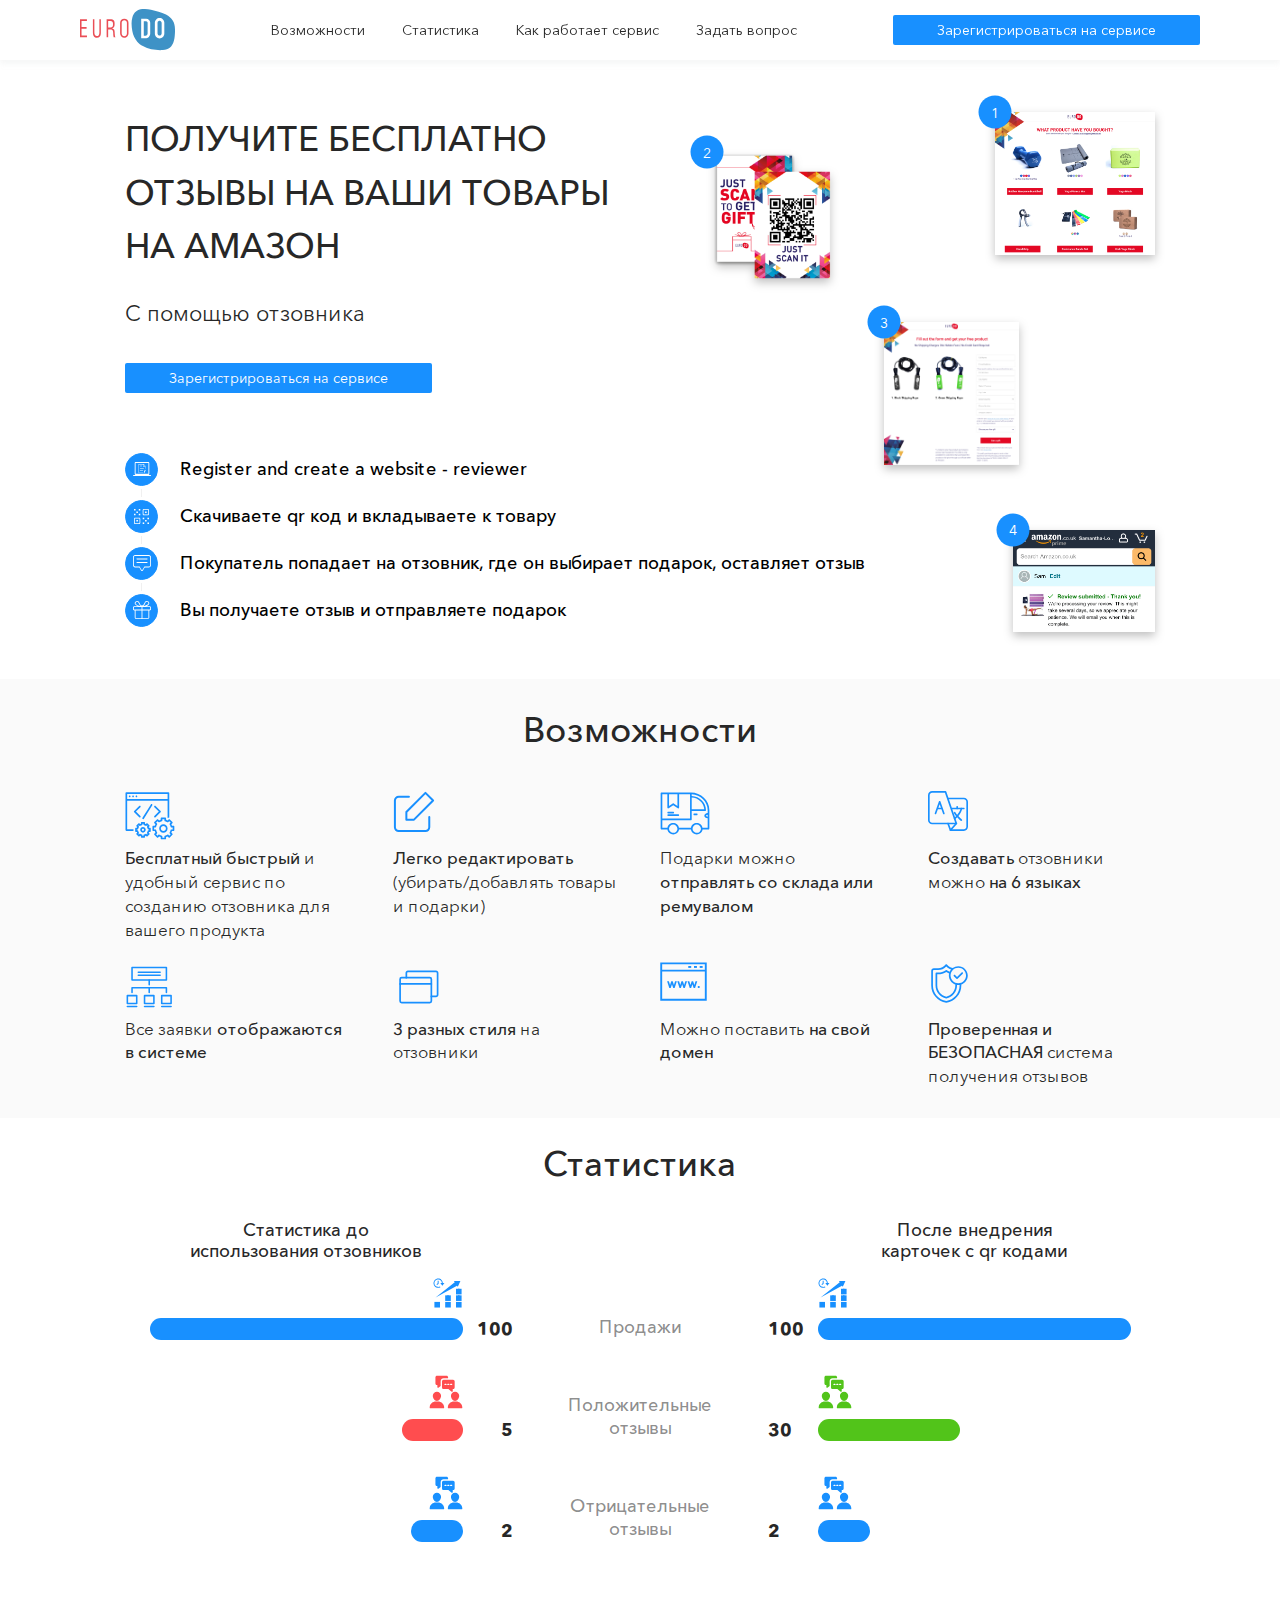
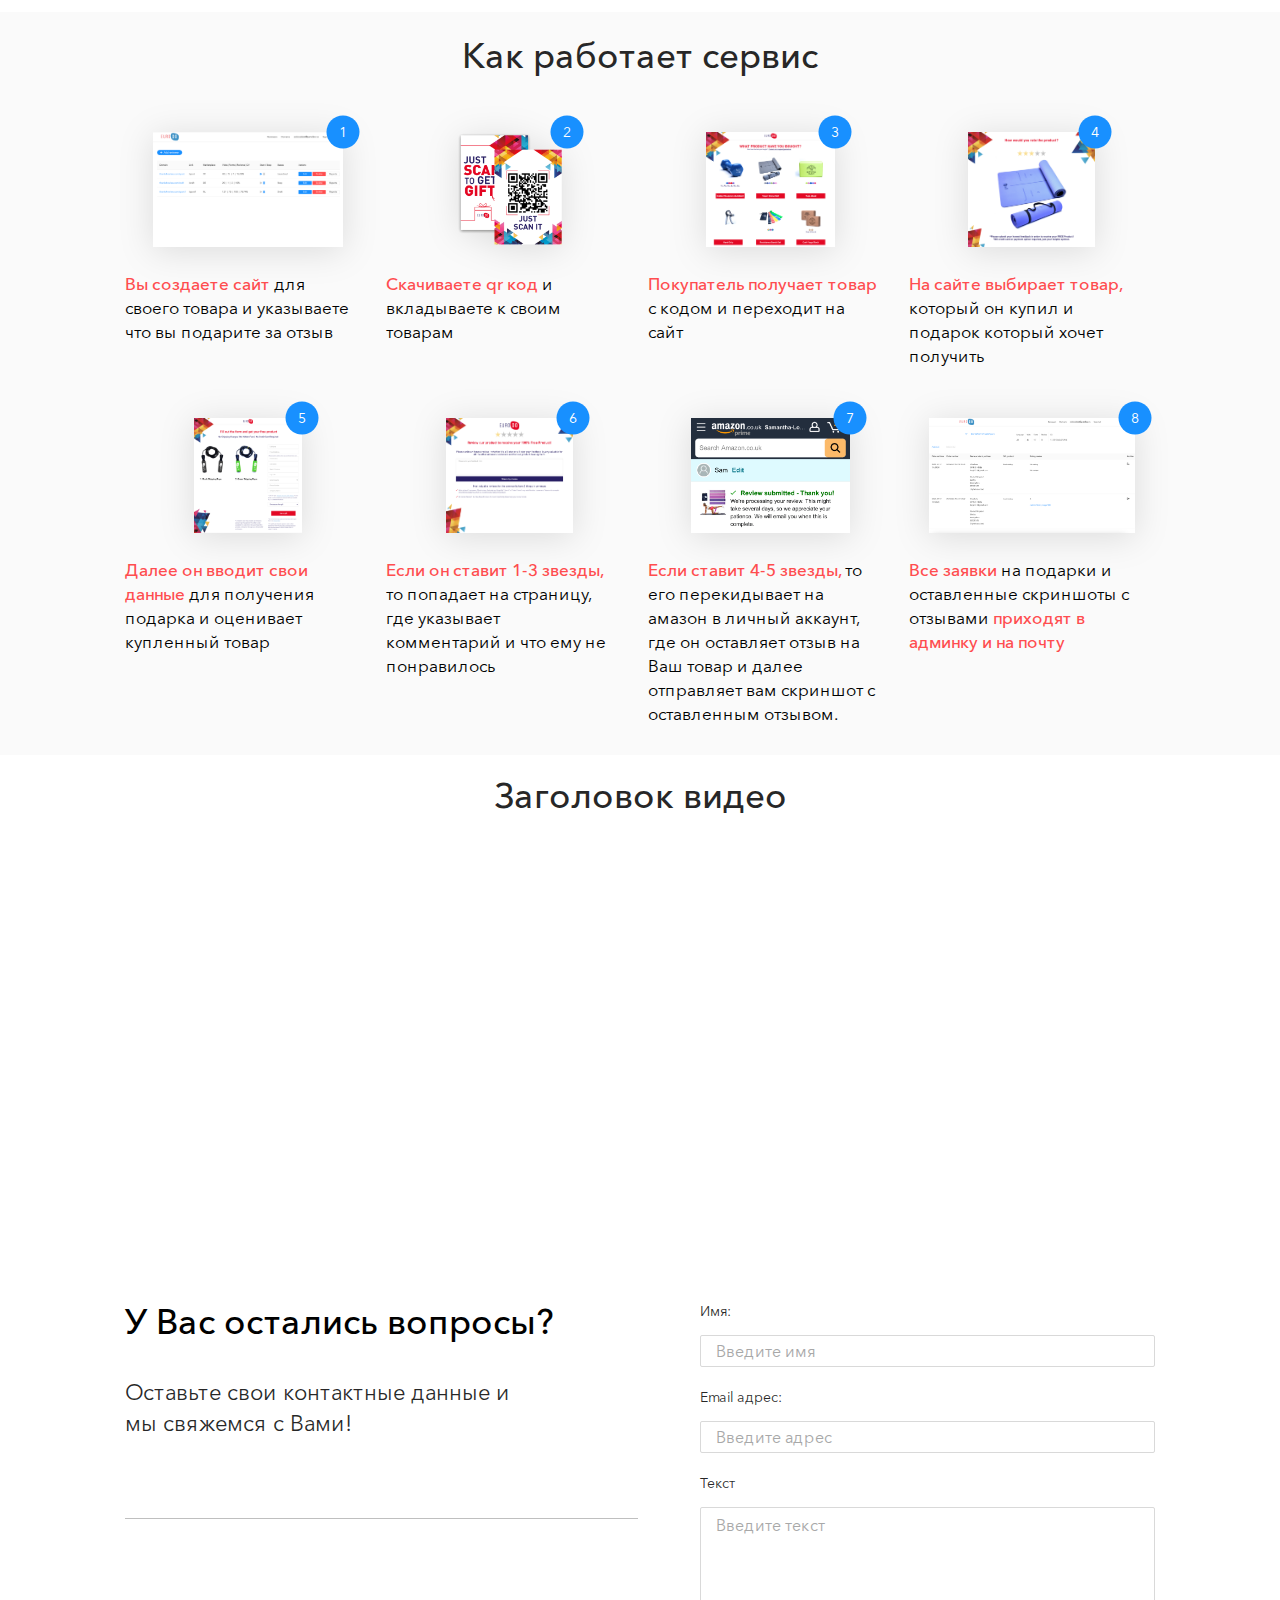
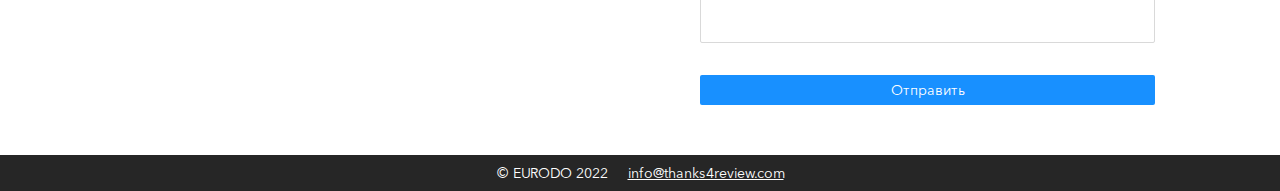
<file: index.html>
<!DOCTYPE html>
<html lang="en">

<head>
    <meta charset="UTF-8">
    <meta http-equiv="X-UA-Compatible" content="IE=edge">
    <meta name="viewport" content="width=device-width, initial-scale=1.0">
    <title>EuroDo</title>
    <link rel="stylesheet" href="css/bootstrap.min.css">
    <link rel="stylesheet" href="css/style.css">
</head>

<body>

    <header class='header'>
        <div class='container'>
            <div class='header__inner'>
                <a href="" class="header__logo">
                    <img src="img/logo.svg" alt="">
                </a>
                <nav class="nav">
                    <a href="#opportunity" class="nav__item">Возможности</a>
                    <a href="#stat" class="nav__item">Статистика</a>
                    <a href="#how-work" class="nav__item">Как работает сервис</a>
                    <a href="#question" class="nav__item">Задать вопрос</a>
                </nav>
                <div class="nav-bg"></div>
                <a href="https://thanks4review.com/admin/login" target="_blank" class="header__btn btn btn-blue">Зарегистрироваться на сервисе</a>
                <button class="header__burger">
                    <span></span>
                    <span></span>
                    <span></span>
                </button>
            </div>
        </div>
    </header>

    <section class='main'>
        <div class='container'>
            <div class='main__inner'>
                <h1 class="main__title">ПОЛУЧИТЕ БЕСПЛАТНО ОТЗЫВЫ НА ВАШИ ТОВАРЫ НА АМАЗОН</h1>
                <div class="main__desc">С помощью отзовника</div>
                <div class="main__images">
                    <div class="main__img main__img1">
                        <img src="img/how-work3.png" alt="">
                        <span class="main__img-num">1</span>
                    </div>
                    <div class="main__img main__img2">
                        <img src="img/how-work2.png" alt="">
                        <span class="main__img-num">2</span>
                    </div>
                    <div class="main__img main__img3">
                        <img src="img/how-work5.png" alt="">
                        <span class="main__img-num">3</span>
                    </div>
                    <div class="main__img main__img4">
                        <img src="img/how-work7.png" alt="">
                        <span class="main__img-num">4</span>
                    </div>
                </div>
                <a href="https://thanks4review.com/admin/login" target="_blank" class="main__btn btn btn-blue">Зарегистрироваться на сервисе</a>
                <div class="main__items">
                    <div class="main__item">
                        <div class="main__item-icon">
                            <svg width="18" height="14" viewBox="0 0 18 14" fill="none" xmlns="http://www.w3.org/2000/svg">
                                <g clip-path="url(#clip0_1105_1957)">
                                <path d="M2.38777 12.9164C1.85482 12.6533 1.70964 12.1955 1.71155 11.5948C1.72302 8.13356 1.71728 4.67231 1.71728 1.21105C1.71728 0.438545 2.05634 0.00964355 2.67239 0.00964355C6.89716 0.00964355 11.1213 0.00964355 15.3448 0.00964355C15.9475 0.00964355 16.2903 0.445753 16.2903 1.19663C16.2903 4.69753 16.2903 8.19964 16.2903 11.7005C16.2903 12.2784 16.1108 12.6725 15.6332 12.9176C15.745 12.9284 15.809 12.9404 15.873 12.9404C16.4126 12.9404 16.9522 12.9404 17.4966 12.9404C17.809 12.9404 17.9981 13.1398 18.0029 13.4618C18.0076 13.7838 17.8118 14.0048 17.49 14.0048H0.527216C0.194838 14.0048 0.00381457 13.809 -5.87315e-06 13.4786C-0.00382631 13.1482 0.191019 12.9416 0.516712 12.9404C1.04107 12.9404 1.56733 12.9404 2.08882 12.9404C2.16427 12.9344 2.23877 12.926 2.38777 12.9164ZM2.57879 1.07649V11.8351H15.4202V1.0789L2.57879 1.07649Z" fill="white"/>
                                <path d="M12.0525 4.77916H11.5244C11.1595 4.77916 10.7946 4.77916 10.4298 4.77916C10.2579 4.77916 10.1948 4.69626 10.1948 4.47881V2.43641H6.01051C5.79561 2.43641 5.73448 2.5133 5.73448 2.78242V10.0521C5.73448 10.3032 5.79847 10.3849 5.99905 10.3849C7.29927 10.3849 8.59917 10.3849 9.89875 10.3849C9.93314 10.3849 9.96847 10.3849 10.0019 10.3849C10.0262 10.384 10.0505 10.389 10.0733 10.3999C10.096 10.4107 10.1169 10.4271 10.1346 10.4481C10.1524 10.469 10.1666 10.4942 10.1766 10.5221C10.1867 10.5501 10.1922 10.5802 10.1929 10.6108C10.1929 10.6722 10.1737 10.7311 10.1393 10.7748C10.105 10.8184 10.0584 10.8432 10.0096 10.8439C9.98888 10.8457 9.96814 10.8457 9.94747 10.8439H5.92168C5.84849 10.8455 5.77578 10.8286 5.70788 10.7942C5.63999 10.7598 5.57827 10.7085 5.52642 10.6435C5.47457 10.5785 5.43364 10.5011 5.40604 10.4158C5.37845 10.3305 5.36477 10.2391 5.36581 10.147V2.66949C5.36605 2.57837 5.38067 2.48822 5.40882 2.40426C5.43697 2.32031 5.4781 2.24422 5.5298 2.18041C5.58151 2.11659 5.64277 2.06633 5.71004 2.03252C5.77731 1.99872 5.84925 1.98205 5.92168 1.98348C7.48997 1.98348 9.05826 1.98348 10.6265 1.98348C10.6954 1.98396 10.7635 2.00198 10.8267 2.03646C10.8899 2.07094 10.9469 2.12117 10.9943 2.18412C11.412 2.70553 11.8281 3.22854 12.2426 3.75316C12.3031 3.82664 12.3506 3.91533 12.382 4.01345C12.4134 4.11157 12.4281 4.21691 12.425 4.32262C12.4174 5.01103 12.425 5.69824 12.425 6.38664C12.425 6.58728 12.298 6.70261 12.1652 6.62692C12.1296 6.60586 12.1 6.57147 12.0805 6.52846C12.0611 6.48545 12.0526 6.43592 12.0563 6.38664C12.0563 5.90608 12.0563 5.42552 12.0563 4.94495L12.0525 4.77916ZM10.5683 4.30821H12.0783C12.046 4.22626 12.0073 4.14858 11.9627 4.07634C11.5616 3.56614 11.1582 3.05874 10.7526 2.55415C10.6956 2.49895 10.6338 2.45219 10.5683 2.41479V4.30821Z" fill="white"/>
                                <path d="M12.0086 7.78748L12.6332 8.25002L12.5539 8.42663C12.2521 9.085 11.95 9.74337 11.6475 10.4017C11.6183 10.4643 11.5786 10.518 11.531 10.5591C11.3582 10.7081 11.1815 10.8499 11.0057 10.994C10.9809 11.0145 10.9541 11.0313 10.9169 11.0589C10.9341 10.7153 10.9494 10.3885 10.9666 10.0629C10.9711 10.0332 10.9806 10.005 10.9943 9.98005C11.3222 9.26481 11.6504 8.54997 11.979 7.83553C11.9881 7.81883 11.998 7.80279 12.0086 7.78748V7.78748Z" fill="white"/>
                                <path d="M8.88251 6.64857H7.10888C7.07488 6.65218 7.04068 6.65218 7.00668 6.64857C6.96374 6.63998 6.92466 6.61238 6.89646 6.57075C6.86827 6.52912 6.85282 6.47619 6.85291 6.4215C6.85312 6.36698 6.86883 6.31436 6.89721 6.27315C6.92559 6.23194 6.96476 6.20487 7.00763 6.19684C7.0394 6.19301 7.07138 6.19301 7.10314 6.19684H10.6905C10.7223 6.19301 10.7543 6.19301 10.7861 6.19684C10.8288 6.20568 10.8677 6.23339 10.8957 6.275C10.9237 6.3166 10.939 6.36939 10.9389 6.4239C10.9387 6.47856 10.923 6.53134 10.8946 6.57275C10.8663 6.61416 10.8271 6.64147 10.7841 6.64977C10.7498 6.65278 10.7153 6.65278 10.681 6.64977L8.88251 6.64857Z" fill="white"/>
                                <path d="M8.53296 8.52272C9.01052 8.52272 9.48139 8.52272 9.95512 8.52272C10.0125 8.51617 10.0698 8.53578 10.1165 8.57799C10.1389 8.60751 10.1559 8.64276 10.1665 8.68132C10.177 8.71989 10.1809 8.76086 10.1777 8.80145C10.1653 8.86993 10.0955 8.92159 10.044 8.97325C10.0229 8.99247 9.98378 8.98166 9.94844 8.98166H7.08311C7.05578 8.98468 7.0283 8.98468 7.00097 8.98166C6.95821 8.97281 6.91934 8.9451 6.89134 8.9035C6.86334 8.86189 6.84802 8.8091 6.84815 8.75459C6.84859 8.69996 6.86451 8.64733 6.89304 8.60614C6.92158 8.56496 6.96087 8.53794 7.00383 8.52993C7.03783 8.52634 7.07203 8.52634 7.10603 8.52993L8.53296 8.52272Z" fill="white"/>
                                <path d="M7.9637 4.3118H7.07735C6.93695 4.3118 6.85291 4.2229 6.85291 4.07993C6.85291 3.93696 6.93696 3.85046 7.08022 3.85046H8.851C8.99236 3.85046 9.0764 3.93937 9.07545 4.08234C9.07449 4.2253 8.9914 4.3118 8.84909 4.3118H7.9637Z" fill="white"/>
                                </g>
                                <defs>
                                <clipPath id="clip0_1105_1957">
                                <rect width="18" height="14" fill="white"/>
                                </clipPath>
                                </defs>
                            </svg>
                        </div>
                        <div class="main__item-title">Register and create a website - reviewer</div>
                    </div>
                    <div class="main__item">
                        <div class="main__item-icon">
                            <svg width="15" height="15" viewBox="0 0 15 15" fill="none" xmlns="http://www.w3.org/2000/svg">
                                <g clip-path="url(#clip0_1105_1966)">
                                <path d="M15 3.15678V5.06442C15 5.80198 14.5093 6.30658 13.7688 6.31185C12.7813 6.31889 11.7946 6.31185 10.807 6.31185C10.5071 6.31185 10.2072 6.31713 9.90737 6.31185C9.17922 6.29603 8.69116 5.79495 8.69028 5.06881V1.23244C8.69028 0.540595 9.16692 0.0201705 9.85813 0.0113795C11.1813 -0.00444421 12.5048 -0.00444421 13.8286 0.0113795C14.5207 0.0192914 15.0009 0.538836 15.0018 1.22805C15.0018 1.87037 15.0012 2.51328 15 3.15678ZM9.47119 3.14887C9.47119 3.78475 9.47119 4.42034 9.47119 5.05563C9.47119 5.38089 9.61278 5.52946 9.9364 5.53034C11.2092 5.53034 12.4814 5.53034 13.753 5.53034C14.0766 5.53034 14.2173 5.38089 14.2173 5.05563C14.2173 3.79149 14.2173 2.52735 14.2173 1.26321C14.2173 0.937946 14.0766 0.789378 13.7521 0.788499C12.4805 0.788499 11.2086 0.788499 9.9364 0.788499C9.6119 0.788499 9.47207 0.937946 9.47119 1.26321C9.4706 1.89147 9.4706 2.5209 9.47119 3.15151V3.14887Z" fill="white"/>
                                <path d="M6.31148 11.8642C6.31148 12.4936 6.31148 13.1224 6.31148 13.7507C6.31148 14.4874 5.81989 14.9911 5.08031 14.9955C4.04877 15.0025 3.01811 14.9955 1.98657 14.9955C1.73066 14.9955 1.47476 15.0008 1.21885 14.9955C0.491585 14.9797 0.00438893 14.4786 0.00350952 13.7516V9.91433C0.00350952 9.22424 0.48191 8.70381 1.17312 8.69502C2.49692 8.67978 3.82071 8.67978 5.14451 8.69502C5.83572 8.70293 6.31412 9.22248 6.315 9.91257C6.31383 10.5625 6.31265 11.213 6.31148 11.8642ZM5.52882 11.8431C5.52882 11.2075 5.52882 10.5719 5.52882 9.93543C5.52882 9.62511 5.38459 9.4739 5.07416 9.47302C3.79551 9.4695 2.51626 9.4695 1.23644 9.47302C0.926886 9.47302 0.783541 9.62598 0.783541 9.93718C0.783541 11.2084 0.783541 12.4798 0.783541 13.7516C0.783541 14.0619 0.926887 14.2131 1.23732 14.214C2.51714 14.2175 3.79668 14.2175 5.07592 14.214C5.38547 14.214 5.52794 14.061 5.52882 13.7498C5.53057 13.1142 5.52882 12.4786 5.52882 11.8431Z" fill="white"/>
                                <path d="M1.55479 1.56908H0.0140686V0.0209961H1.55479V1.56908Z" fill="white"/>
                                <path d="M4.75668 0.0131836H6.29828V1.56127H4.75668V0.0131836Z" fill="white"/>
                                <path d="M2.3779 3.92687V2.38757H3.92565V3.92687H2.3779Z" fill="white"/>
                                <path d="M0.00790405 6.29603V4.75586H1.55653V6.29603H0.00790405Z" fill="white"/>
                                <path d="M6.29389 6.30575H4.75317V4.75854H6.29389V6.30575Z" fill="white"/>
                                <path d="M8.70609 8.69775H10.2468V10.245H8.70609V8.69775Z" fill="white"/>
                                <path d="M13.4461 8.6969H14.9859V10.245H13.4461V8.6969Z" fill="white"/>
                                <path d="M11.0743 11.0677H12.6186V12.6158H11.0743V11.0677Z" fill="white"/>
                                <path d="M8.70258 13.4369H10.2433V14.9885H8.70258V13.4369Z" fill="white"/>
                                <path d="M14.9921 13.444V14.9841H13.4435V13.444H14.9921Z" fill="white"/>
                                <path d="M11.0743 2.38403H12.6186V3.93124H11.0743V2.38403Z" fill="white"/>
                                <path d="M2.38757 11.0634H3.92829V12.6106H2.38757V11.0634Z" fill="white"/>
                                </g>
                                <defs>
                                <clipPath id="clip0_1105_1966">
                                <rect width="15" height="15" fill="white"/>
                                </clipPath>
                                </defs>
                            </svg>
                        </div>
                        <div class="main__item-title">Скачиваете qr код и вкладываете к товару</div>
                    </div>
                    <div class="main__item">
                        <div class="main__item-icon">
                            <svg width="18" height="16" viewBox="0 0 18 16" fill="none" xmlns="http://www.w3.org/2000/svg">
                                <g clip-path="url(#clip0_1105_1982)">
                                <path d="M8.99712 0.00104178H15.7361C16.4997 0.00104178 17.1305 0.271609 17.5905 0.920378C17.8514 1.27697 17.9934 1.71148 17.9952 2.15867C18.0003 4.85118 18.0003 7.54401 17.9952 10.2372C17.9952 11.4676 17.0294 12.3978 15.7734 12.4047C14.5174 12.4116 13.2805 12.4096 12.034 12.4047C11.9649 12.3974 11.8953 12.4125 11.8347 12.4478C11.7742 12.4832 11.7258 12.5371 11.6962 12.6022C11.1779 13.5136 10.6463 14.4181 10.1214 15.3266C10.0091 15.5311 9.84642 15.7012 9.64994 15.8195C9.45345 15.9378 9.23018 16.0001 9.00285 16.0001C8.77552 16.0001 8.55225 15.9378 8.35576 15.8195C8.15928 15.7012 7.99661 15.5311 7.88429 15.3266C7.36319 14.426 6.83445 13.5274 6.32194 12.6229C6.2902 12.5501 6.23723 12.4895 6.17047 12.4495C6.10372 12.4094 6.02652 12.392 5.94972 12.3997C4.7195 12.4096 3.48927 12.4057 2.25905 12.3997C1.49553 12.3997 0.865621 12.1252 0.407509 11.4765C0.147755 11.1187 0.00680964 10.6836 0.00570969 10.2362C0.000619555 7.54368 0.000619555 4.85085 0.00570969 2.15768C0.00570969 0.919393 0.98206 -0.0019204 2.25809 -0.00488281C4.50475 -0.00290787 6.75109 -0.000933167 8.99712 0.00104178ZM9.01526 0.879894H2.37263C2.28578 0.879894 2.19797 0.879894 2.11112 0.879894C1.94209 0.883097 1.77534 0.920841 1.62046 0.990954C1.46557 1.06107 1.3256 1.16217 1.20861 1.28844C1.09162 1.41472 0.999923 1.56367 0.938767 1.72674C0.877611 1.88981 0.848209 2.06379 0.852263 2.23866C0.852263 4.88113 0.852258 7.52459 0.858939 10.1671C0.864865 10.4028 0.923334 10.634 1.02978 10.8425C1.2722 11.3234 1.68927 11.5268 2.20751 11.5268C3.55703 11.5268 4.9056 11.5268 6.25513 11.5268C6.3847 11.5165 6.51431 11.5465 6.62725 11.613C6.74019 11.6795 6.8313 11.7795 6.88885 11.9001C7.43572 12.8708 8.00168 13.8306 8.56096 14.7934C8.81579 15.2318 9.18323 15.2338 9.43615 14.7934C9.9019 13.9925 10.36 13.1858 10.8334 12.3899C11.4156 11.4123 11.1331 11.5298 12.3108 11.5258C13.4885 11.5219 14.6596 11.5308 15.8344 11.5258C16.5808 11.5258 17.1467 10.9541 17.1477 10.2243C17.1477 7.54039 17.1477 4.85644 17.1477 2.1725C17.1441 1.99307 17.1031 1.81656 17.0274 1.65506C16.7745 1.10997 16.3365 0.87693 15.7571 0.877917C13.5086 0.883184 11.2613 0.883844 9.01526 0.879894Z" fill="#fff"/>
                                <path d="M8.99808 3.54906H13.9466C14.0339 3.5451 14.1213 3.54807 14.2082 3.55795C14.3068 3.57424 14.3966 3.62639 14.4615 3.70503C14.5263 3.78366 14.5619 3.88364 14.5619 3.98701C14.5619 4.09037 14.5263 4.19034 14.4615 4.26898C14.3966 4.34762 14.3068 4.39977 14.2082 4.41606C14.1214 4.42676 14.0339 4.43006 13.9466 4.42593H4.05334C3.63627 4.42593 3.4368 4.28473 3.43489 3.98947C3.43298 3.69422 3.63435 3.54906 4.04856 3.54906H8.99808Z" fill="#fff"/>
                                <path d="M9.02482 7.09508H13.9495C14.0368 7.09112 14.1242 7.09409 14.211 7.10397C14.3103 7.11959 14.4009 7.17151 14.4664 7.25032C14.5318 7.32913 14.5678 7.4296 14.5678 7.53352C14.5678 7.63743 14.5318 7.73791 14.4664 7.81672C14.4009 7.89552 14.3103 7.94744 14.211 7.96306C14.1321 7.97212 14.0527 7.97476 13.9734 7.97097H4.04762C3.63341 7.97097 3.43203 7.82679 3.43299 7.53055C3.43394 7.23431 3.63436 7.09409 4.05048 7.09409L9.02482 7.09508Z" fill="#fff"/>
                                </g>
                                <defs>
                                <clipPath id="clip0_1105_1982">
                                <rect width="18" height="16" fill="white"/>
                                </clipPath>
                                </defs>
                            </svg>
                        </div>
                        <div class="main__item-title">Покупатель попадает на отзовник, где он выбирает подарок, оставляет отзыв</div>
                    </div>
                    <div class="main__item">
                        <div class="main__item-icon">
                            <svg width="18" height="18" viewBox="0 0 18 18" fill="none" xmlns="http://www.w3.org/2000/svg">
                                <g clip-path="url(#clip0_1105_1987)">
                                <path d="M1.71423 9.4138C1.53203 9.4138 1.38226 9.42239 1.23726 9.4138C0.899952 9.40185 0.581089 9.2568 0.350329 9.01036C0.11957 8.76392 -0.0043186 8.43612 0.00572364 8.09857C0.00572364 7.56662 0.00572364 7.03499 0.00572364 6.50368C0.00572364 5.69049 0.541837 5.14645 1.36128 5.14168C2.3219 5.13595 3.28156 5.14168 4.24123 5.14168H4.47018L4.48163 5.10159L4.25841 4.99087C3.53532 4.64918 2.87041 4.22254 2.33334 3.62124C1.56255 2.76223 1.49483 1.76101 2.18835 0.898185C2.72733 0.230069 3.47331 -0.0276312 4.32137 0.00768351C5.14844 0.0420438 5.73893 0.474408 6.15008 1.1597C6.36697 1.51896 6.55425 1.89531 6.71004 2.285C7.03629 3.10392 7.49133 3.82453 8.17531 4.39052L8.3661 4.54228C8.79061 4.19963 9.21225 4.19963 9.63771 4.54228C10.1824 4.09464 10.6622 3.60501 10.9656 2.96935C11.2079 2.46158 11.4264 1.94236 11.6772 1.44222C11.8943 0.969462 12.2456 0.57111 12.6875 0.296882C13.9181 -0.432319 16.0358 0.234841 16.2609 1.9414C16.3373 2.5198 16.1474 3.02088 15.7916 3.46852C15.244 4.15286 14.5276 4.61387 13.7492 4.99087C13.6719 5.0281 13.5947 5.06246 13.4506 5.13022C13.5928 5.13786 13.6662 5.14645 13.7368 5.14645C14.6803 5.14645 15.6256 5.16745 16.5681 5.14072C17.5106 5.114 18.0563 5.85847 17.999 6.58385C17.9609 7.08876 17.9924 7.59939 17.9914 8.11098C17.9978 8.44704 17.8717 8.77211 17.6403 9.01579C17.4089 9.25946 17.0909 9.40211 16.7551 9.41285C16.6063 9.42239 16.4556 9.41285 16.2781 9.41285V9.70873C16.2781 11.986 16.2571 14.2643 16.2896 16.5426C16.3001 17.2918 15.7735 18.0029 14.8396 17.9972C11.31 17.9781 7.78038 17.9895 4.25078 17.9895C3.86157 17.9895 3.4733 17.9895 3.0841 17.9895C2.25225 17.9819 1.71901 17.4426 1.71901 16.6132V9.41285L1.71423 9.4138ZM8.56165 9.43384H2.56325V16.5369C2.56325 17.0141 2.69107 17.142 3.16995 17.142H8.56165V9.43384ZM9.43547 9.42716V17.1305C9.48221 17.1353 9.51274 17.141 9.54327 17.141C11.3354 17.141 13.1272 17.141 14.9187 17.141C15.2698 17.141 15.4253 16.9778 15.4253 16.6275C15.4253 14.3031 15.4253 11.9806 15.4253 9.66005V9.43194L9.43547 9.42716ZM8.56165 6.01118C8.53965 6.00294 8.517 5.99655 8.49393 5.99209C6.09825 5.99209 3.70321 5.99209 1.3088 5.99209C1.0064 5.99209 0.851871 6.16962 0.849963 6.47982C0.849963 6.97995 0.849963 7.47913 0.849963 7.97926C0.849963 8.43644 0.984473 8.56816 1.45 8.56816H8.56261L8.56165 6.01118ZM9.42783 8.54143C9.45931 8.55575 9.466 8.56148 9.47268 8.56148C11.8753 8.56148 14.278 8.56148 16.6807 8.56148C16.984 8.56148 17.1376 8.38395 17.1395 8.0728C17.1395 7.58126 17.1395 7.08876 17.1395 6.59721C17.1395 6.10567 17.0136 5.98446 16.5147 5.98446H9.42689L9.42783 8.54143ZM7.55525 5.06437L7.57337 5.01187C7.55672 4.98731 7.53789 4.96431 7.51709 4.94315C6.76156 4.29031 6.25787 3.46948 5.9011 2.54366C5.78347 2.24974 5.6438 1.96513 5.48327 1.69229C5.02442 0.890551 4.32519 0.649072 3.46091 0.980267C2.54131 1.33246 2.28661 2.26878 2.92575 3.01039C3.13626 3.24691 3.37166 3.46003 3.62785 3.64605C4.36907 4.20059 5.22476 4.51365 6.10811 4.75131C6.58317 4.8792 7.0716 4.96128 7.55525 5.06437ZM10.3551 5.06437C10.708 5.00042 10.9942 4.95747 11.2766 4.89638C12.4156 4.64918 13.5136 4.29222 14.4484 3.56874C14.7462 3.33392 15.0106 3.05971 15.2345 2.75364C15.5207 2.36327 15.4825 1.93472 15.2183 1.53003C14.6183 0.61185 13.152 0.616623 12.5825 1.55199C12.3737 1.89733 12.1937 2.25934 12.0445 2.63433C11.6935 3.50956 11.2108 4.28744 10.4963 4.91261C10.4591 4.9422 10.4352 4.97751 10.3551 5.06437Z" fill="white"/>
                                </g>
                                <defs>
                                <clipPath id="clip0_1105_1987">
                                <rect width="18" height="18" fill="white"/>
                                </clipPath>
                                </defs>
                            </svg>
                        </div>
                        <div class="main__item-title">Вы получаете отзыв и отправляете подарок</div>
                    </div>
                </div>
            </div>
        </div>
    </section>

    <section id="opportunity" class='opportunity'>
        <div class='container'>
            <div class="opportunity__title">Возможности</div>
            <div class='opportunity__items'>
                <div class="opportunity__item">
                    <div class="opportunity__item-icon">
                        <svg width="52" height="50" viewBox="0 0 52 50" fill="none" xmlns="http://www.w3.org/2000/svg">
                            <path d="M1.37966 0.255615C0.895912 0.255615 0.503771 0.647859 0.503723 1.13155V39.6727C0.503771 40.1563 0.895912 40.5486 1.37966 40.5486H8.8251V38.7967H2.25559V9.01496H44.3004V26.9477C44.3166 27.0317 44.3604 27.1053 44.3689 27.1906C44.856 26.7936 45.4558 26.5935 46.0523 26.5815V1.13155C46.0523 0.647859 45.6601 0.255615 45.1764 0.255615H1.37966ZM2.25559 2.00748H44.3004V7.26309H2.25559V2.00748ZM4.88339 3.75935C4.65108 3.75935 4.42829 3.85164 4.26402 4.01591C4.09975 4.18018 4.00746 4.40297 4.00746 4.63529C4.00746 4.8676 4.09975 5.0904 4.26402 5.25467C4.42829 5.41894 4.65108 5.51122 4.88339 5.51122C5.11571 5.51122 5.3385 5.41894 5.50277 5.25467C5.66704 5.0904 5.75933 4.8676 5.75933 4.63529C5.75933 4.40297 5.66704 4.18018 5.50277 4.01591C5.3385 3.85164 5.11571 3.75935 4.88339 3.75935ZM8.38713 3.75935C8.15482 3.75935 7.93202 3.85164 7.76775 4.01591C7.60348 4.18018 7.5112 4.40297 7.5112 4.63529C7.5112 4.8676 7.60348 5.0904 7.76775 5.25467C7.93202 5.41894 8.15482 5.51122 8.38713 5.51122C8.61944 5.51122 8.84224 5.41894 9.00651 5.25467C9.17078 5.0904 9.26307 4.8676 9.26307 4.63529C9.26307 4.40297 9.17078 4.18018 9.00651 4.01591C8.84224 3.85164 8.61944 3.75935 8.38713 3.75935ZM11.8909 3.75935C11.6586 3.75935 11.4358 3.85164 11.2715 4.01591C11.1072 4.18018 11.0149 4.40297 11.0149 4.63529C11.0149 4.8676 11.1072 5.0904 11.2715 5.25467C11.4358 5.41894 11.6586 5.51122 11.8909 5.51122C12.1232 5.51122 12.346 5.41894 12.5102 5.25467C12.6745 5.0904 12.7668 4.8676 12.7668 4.63529C12.7668 4.40297 12.6745 4.18018 12.5102 4.01591C12.346 3.85164 12.1232 3.75935 11.8909 3.75935ZM27.6919 12.5187C27.6645 12.5186 27.6371 12.5197 27.6098 12.5221C27.4674 12.5299 27.3292 12.5723 27.2069 12.6456C27.0847 12.719 26.9822 12.8211 26.9083 12.943L18.1627 26.9374C18.0964 27.0349 18.0504 27.1448 18.0276 27.2605C18.0048 27.3762 18.0056 27.4953 18.0299 27.6107C18.0542 27.7261 18.1016 27.8353 18.1691 27.932C18.2367 28.0286 18.3231 28.1106 18.4231 28.1731C18.5231 28.2355 18.6347 28.2772 18.7512 28.2955C18.8677 28.3137 18.9867 28.3083 19.101 28.2795C19.2154 28.2507 19.3227 28.1991 19.4167 28.1278C19.5106 28.0566 19.5892 27.967 19.6477 27.8647L28.3933 13.8702C28.4774 13.7404 28.5256 13.5906 28.533 13.4361C28.5405 13.2816 28.5068 13.1278 28.4356 12.9905C28.3643 12.8532 28.258 12.7372 28.1273 12.6544C27.9967 12.5715 27.8465 12.5247 27.6919 12.5187ZM15.3672 14.2706C15.1394 14.2778 14.9234 14.3735 14.765 14.5374L9.57443 19.7315C9.50453 19.7913 9.44449 19.8617 9.39651 19.9402C9.38436 19.9591 9.37295 19.9785 9.36229 19.9984C9.36115 19.9995 9.36001 20.0006 9.35887 20.0018C9.35533 20.0097 9.35191 20.0177 9.34861 20.0257C9.3414 20.0392 9.33456 20.0529 9.32808 20.0668C9.32191 20.0826 9.31621 20.0986 9.31097 20.1147C9.30607 20.1283 9.30151 20.142 9.29728 20.1557C9.29358 20.1682 9.29016 20.1808 9.28702 20.1934C9.28451 20.2047 9.28223 20.2162 9.28017 20.2276C9.27892 20.2356 9.27778 20.2436 9.27675 20.2516C9.24858 20.4064 9.26262 20.5659 9.31741 20.7134C9.3722 20.8609 9.46571 20.991 9.58812 21.0898L14.765 26.2702C14.8457 26.3542 14.9424 26.4214 15.0494 26.4676C15.1564 26.5138 15.2715 26.5383 15.388 26.5395C15.5046 26.5406 15.6202 26.5186 15.7281 26.4745C15.836 26.4305 15.934 26.3653 16.0164 26.2829C16.0988 26.2005 16.1639 26.1025 16.208 25.9946C16.252 25.8867 16.2741 25.7711 16.2729 25.6546C16.2717 25.538 16.2473 25.4229 16.2011 25.3159C16.1548 25.2089 16.0877 25.1123 16.0037 25.0316L11.3776 20.4021L16.0037 15.7761C16.1309 15.6531 16.2179 15.4946 16.2532 15.3213C16.2886 15.148 16.2706 14.968 16.2018 14.8051C16.1329 14.6421 16.0163 14.5039 15.8673 14.4085C15.7184 14.3131 15.544 14.265 15.3672 14.2706ZM31.1614 14.2706C30.987 14.2706 30.8165 14.3227 30.6718 14.4203C30.5272 14.5178 30.4149 14.6563 30.3495 14.8181C30.2841 14.9798 30.2684 15.1574 30.3046 15.3281C30.3407 15.4987 30.427 15.6547 30.5524 15.7761L35.1784 20.4021L30.5524 25.0316C30.4683 25.1123 30.4012 25.2089 30.355 25.3159C30.3087 25.4229 30.2843 25.538 30.2831 25.6546C30.2819 25.7711 30.304 25.8867 30.348 25.9946C30.3921 26.1025 30.4572 26.2005 30.5396 26.2829C30.622 26.3653 30.7201 26.4305 30.828 26.4745C30.9359 26.5186 31.0515 26.5406 31.168 26.5395C31.2845 26.5383 31.3997 26.5138 31.5066 26.4676C31.6136 26.4214 31.7103 26.3542 31.791 26.2702L36.9782 21.0796C37.0728 21.0008 37.1497 20.9031 37.204 20.7926C37.2583 20.6821 37.2886 20.5615 37.2932 20.4385C37.2977 20.3155 37.2762 20.1929 37.2302 20.0787C37.1842 19.9646 37.1146 19.8614 37.0261 19.7759L37.0227 19.7725L31.791 14.5374C31.7093 14.453 31.6115 14.3859 31.5033 14.34C31.3952 14.2942 31.2789 14.2706 31.1614 14.2706ZM38.0081 26.5336C37.7758 26.5337 37.553 26.626 37.3887 26.7902C37.2245 26.9545 37.1322 27.1773 37.1321 27.4096V28.9767C36.589 29.1449 36.066 29.3577 35.5616 29.6199L34.4599 28.5216C34.2956 28.3574 34.0728 28.2652 33.8405 28.2652C33.6083 28.2652 33.3855 28.3574 33.2212 28.5216L30.5182 31.2213C30.354 31.3855 30.2617 31.6083 30.2617 31.8406C30.2617 32.0728 30.354 32.2956 30.5182 32.4599L31.6233 33.5651C31.3591 34.0696 31.1393 34.5918 30.9698 35.1356H29.4096C29.1772 35.1356 28.9545 35.2279 28.7902 35.3922C28.6259 35.5564 28.5336 35.7792 28.5336 36.0115V39.8335C28.5336 40.0658 28.6259 40.2886 28.7902 40.4528C28.9545 40.6171 29.1772 40.7094 29.4096 40.7094H30.9732C31.1415 41.2541 31.3567 41.7778 31.6199 42.2834L30.5182 43.3851C30.354 43.5494 30.2617 43.7722 30.2617 44.0044C30.2617 44.2367 30.354 44.4595 30.5182 44.6237L33.2212 47.3234C33.3855 47.4876 33.6083 47.5799 33.8405 47.5799C34.0728 47.5799 34.2956 47.4876 34.4599 47.3234L35.565 46.2216C36.0679 46.4849 36.5903 46.6991 37.1321 46.8683V48.432C37.1322 48.6643 37.2245 48.8871 37.3887 49.0514C37.553 49.2156 37.7758 49.3079 38.0081 49.3079H41.8335C42.0658 49.3079 42.2885 49.2156 42.4528 49.0514C42.6171 48.8871 42.7094 48.6643 42.7094 48.432V46.8683C43.2525 46.7001 43.7756 46.4873 44.2799 46.2251L45.3817 47.3234C45.5459 47.4876 45.7687 47.5799 46.001 47.5799C46.2333 47.5799 46.456 47.4876 46.6203 47.3234L49.3234 44.6237C49.4876 44.4595 49.5798 44.2367 49.5798 44.0044C49.5798 43.7722 49.4876 43.5494 49.3234 43.3851L48.2182 42.2799C48.4824 41.7754 48.7022 41.2532 48.8717 40.7094H50.432C50.6643 40.7094 50.8871 40.6171 51.0513 40.4528C51.2156 40.2886 51.3079 40.0658 51.3079 39.8335V36.0115C51.3079 35.7792 51.2156 35.5564 51.0513 35.3922C50.8871 35.2279 50.6643 35.1356 50.432 35.1356H48.8683C48.7001 34.5913 48.4846 34.0671 48.2216 33.5616L49.3234 32.4599C49.4876 32.2956 49.5798 32.0728 49.5798 31.8406C49.5798 31.6083 49.4876 31.3855 49.3234 31.2213L46.6203 28.5216C46.456 28.3574 46.2333 28.2652 46.001 28.2652C45.7687 28.2652 45.5459 28.3574 45.3817 28.5216L44.2765 29.6234C43.7735 29.3599 43.2514 29.1459 42.7094 28.9767V27.4096C42.7094 27.1773 42.6171 26.9545 42.4528 26.7902C42.2885 26.626 42.0658 26.5337 41.8335 26.5336H38.0081ZM38.884 28.2855H40.9575V29.5447C40.9572 29.7433 41.0244 29.9362 41.1481 30.0916C41.2719 30.2471 41.4447 30.3558 41.6384 30.4001C42.4851 30.593 43.2912 30.9273 44.0267 31.3889C44.1948 31.4942 44.3935 31.5393 44.5906 31.5169C44.7876 31.4946 44.9712 31.406 45.1114 31.2657L46.001 30.3795L47.4654 31.8406L46.5792 32.7268C46.4398 32.8667 46.3518 33.0497 46.3294 33.2459C46.307 33.4422 46.3517 33.6403 46.4561 33.808C46.9157 34.545 47.2475 35.3556 47.4381 36.2031C47.4816 36.3974 47.5901 36.5711 47.7456 36.6955C47.9011 36.8199 48.0943 36.8876 48.2935 36.8875H49.556V38.9575H48.2969C48.0982 38.9572 47.9054 39.0244 47.7499 39.1482C47.5945 39.2719 47.4857 39.4448 47.4415 39.6384C47.2485 40.4851 46.9144 41.2947 46.4526 42.0302C46.3474 42.1982 46.3022 42.397 46.3246 42.594C46.347 42.791 46.4356 42.9746 46.5758 43.1148L47.4654 44.0044L46.001 45.4655L45.1148 44.5827C44.9748 44.4432 44.7919 44.3552 44.5956 44.3328C44.3993 44.3105 44.2013 44.3551 44.0336 44.4595C43.2966 44.919 42.4858 45.2509 41.6384 45.4415C41.4453 45.4856 41.2729 45.5939 41.1492 45.7486C41.0255 45.9033 40.958 46.0954 40.9575 46.2935V47.5561H38.884V46.2969C38.8836 46.0988 38.816 45.9068 38.6923 45.752C38.5687 45.5973 38.3962 45.489 38.2031 45.4449C37.3564 45.252 36.5504 44.9179 35.8148 44.4561C35.6468 44.3508 35.448 44.3057 35.251 44.3281C35.0539 44.3504 34.8703 44.439 34.7302 44.5793L33.8405 45.4655L32.3761 44.0044L33.2623 43.1182C33.4026 42.9781 33.4911 42.7945 33.5135 42.5974C33.5359 42.4004 33.4907 42.2016 33.3855 42.0336C32.9258 41.2966 32.594 40.4892 32.4035 39.6419C32.3599 39.4476 32.2514 39.2739 32.0959 39.1495C31.9404 39.0251 31.7472 38.9574 31.5481 38.9575H30.2855V36.8875H31.5446C31.7433 36.8878 31.9362 36.8206 32.0916 36.6968C32.247 36.5731 32.3558 36.4002 32.4 36.2066C32.593 35.3599 32.9272 34.5503 33.3889 33.8148C33.4942 33.6468 33.5393 33.448 33.5169 33.251C33.4945 33.054 33.406 32.8704 33.2657 32.7302L32.3761 31.8406L33.8405 30.3795L34.7267 31.2623C34.8667 31.4018 35.0496 31.4898 35.2459 31.5122C35.4422 31.5345 35.6403 31.4899 35.808 31.3855C36.545 30.9258 37.3557 30.5907 38.2031 30.4001C38.3956 30.3561 38.5677 30.2483 38.6913 30.0943C38.8149 29.9403 38.8828 29.749 38.884 29.5515V28.2855ZM17.3655 31.3171C17.1332 31.3171 16.9104 31.4094 16.7461 31.5736C16.5818 31.7379 16.4895 31.9607 16.4895 32.193V33.0895C16.2369 33.1771 15.9911 33.2748 15.7505 33.3906L15.1175 32.761C14.9532 32.5968 14.7304 32.5045 14.4981 32.5045C14.2659 32.5045 14.0431 32.5968 13.8788 32.761L12.0209 34.6189C11.8567 34.7832 11.7644 35.006 11.7644 35.2382C11.7644 35.4705 11.8567 35.6933 12.0209 35.8576L12.6539 36.4906C12.537 36.7316 12.4336 36.9765 12.3459 37.2296H11.4529C11.2206 37.2296 10.9978 37.3219 10.8335 37.4862C10.6693 37.6505 10.577 37.8733 10.577 38.1056V40.7334C10.577 40.9657 10.6693 41.1884 10.8335 41.3527C10.9978 41.517 11.2206 41.6093 11.4529 41.6093H12.3494C12.4361 41.8619 12.5346 42.1077 12.6505 42.3484L12.0209 42.9814C11.8567 43.1456 11.7644 43.3684 11.7644 43.6007C11.7644 43.833 11.8567 44.0557 12.0209 44.22L13.8788 46.0779C14.0431 46.2421 14.2659 46.3344 14.4981 46.3344C14.7304 46.3344 14.9532 46.2421 15.1175 46.0779L15.7505 45.4449C15.9912 45.5623 16.2367 45.6619 16.4895 45.7495V46.6459C16.4895 46.8782 16.5818 47.101 16.7461 47.2653C16.9104 47.4295 17.1332 47.5218 17.3655 47.5219H19.9933C20.2256 47.5218 20.4483 47.4295 20.6126 47.2653C20.7769 47.101 20.8692 46.8782 20.8692 46.6459V45.7495C21.1221 45.6619 21.3674 45.5609 21.6083 45.4449L22.2413 46.0779C22.4055 46.2421 22.6283 46.3344 22.8606 46.3344C23.0928 46.3344 23.3156 46.2421 23.4799 46.0779L25.3378 44.22C25.4196 44.1386 25.4846 44.0418 25.5289 43.9352C25.5732 43.8287 25.596 43.7144 25.596 43.599C25.596 43.4835 25.5732 43.3693 25.5289 43.2627C25.4846 43.1561 25.4196 43.0593 25.3378 42.9779L24.7083 42.3484C24.8249 42.1077 24.9253 41.8621 25.0128 41.6093H25.9058C26.1381 41.6093 26.3609 41.517 26.5252 41.3527C26.6894 41.1884 26.7817 40.9657 26.7817 40.7334V38.1056C26.7817 37.8733 26.6894 37.6505 26.5252 37.4862C26.3609 37.3219 26.1381 37.2296 25.9058 37.2296H25.0094C24.9225 36.9767 24.8209 36.7316 24.7048 36.4906L25.3378 35.8576C25.502 35.6933 25.5943 35.4705 25.5943 35.2382C25.5943 35.006 25.502 34.7832 25.3378 34.6189L23.4799 32.761C23.3156 32.5968 23.0928 32.5045 22.8606 32.5045C22.6283 32.5045 22.4055 32.5968 22.2413 32.761L21.6083 33.394C21.3672 33.2766 21.1224 33.1736 20.8692 33.086V32.193C20.8692 31.9607 20.7769 31.7379 20.6126 31.5736C20.4483 31.4094 20.2256 31.3171 19.9933 31.3171H17.3655ZM18.2414 33.0689H19.1173V33.6609C19.1178 33.859 19.1854 34.051 19.309 34.2058C19.4327 34.3605 19.6051 34.4687 19.7982 34.5129C20.3503 34.639 20.8789 34.8584 21.3585 35.1595C21.5265 35.2648 21.7253 35.3099 21.9223 35.2876C22.1194 35.2652 22.303 35.1766 22.4431 35.0364L22.8606 34.6189L23.4799 35.2382L23.0625 35.6523C22.9222 35.7924 22.8336 35.976 22.8113 36.173C22.7889 36.3701 22.834 36.5689 22.9393 36.7369C23.239 37.2174 23.4583 37.7446 23.5825 38.2972C23.626 38.4909 23.734 38.6641 23.8887 38.7885C24.0435 38.9128 24.236 38.9809 24.4345 38.9815H25.0299V39.8574H24.4379C24.2393 39.8571 24.0464 39.9243 23.891 40.0481C23.7355 40.1718 23.6268 40.3447 23.5825 40.5383C23.4567 41.0903 23.2404 41.6157 22.9393 42.0952C22.8331 42.2635 22.7875 42.463 22.8099 42.6608C22.8323 42.8586 22.9214 43.0428 23.0625 43.1832L23.4799 43.6007L22.8606 44.2166L22.4466 43.8026C22.3064 43.6623 22.1228 43.5737 21.9258 43.5514C21.7287 43.529 21.53 43.5741 21.3619 43.6794C20.8813 43.9791 20.3542 44.195 19.8016 44.3192C19.6073 44.3628 19.4337 44.4713 19.3093 44.6268C19.1849 44.7823 19.1172 44.9755 19.1173 45.1746V45.77H18.2414V45.178C18.2417 44.9794 18.1745 44.7865 18.0508 44.6311C17.927 44.4757 17.7542 44.3669 17.5605 44.3226C17.0083 44.1965 16.4799 43.9805 16.0002 43.6794C15.8326 43.5737 15.634 43.528 15.437 43.5497C15.24 43.5715 15.0562 43.6594 14.9156 43.7991L14.4981 44.2166L13.8788 43.5973L14.2963 43.1798C14.4357 43.0399 14.5237 42.8569 14.5461 42.6606C14.5685 42.4644 14.5238 42.2663 14.4194 42.0986C14.1197 41.6182 13.9004 41.0909 13.7762 40.5383C13.7327 40.3446 13.6248 40.1714 13.47 40.047C13.3152 39.9227 13.1227 39.8546 12.9242 39.854H12.3288V38.9781H12.9208C13.1194 38.9784 13.3123 38.9112 13.4677 38.7874C13.6232 38.6637 13.7319 38.4908 13.7762 38.2972C13.902 37.7452 14.1184 37.2166 14.4194 36.7369C14.5247 36.5689 14.5698 36.3701 14.5475 36.173C14.5251 35.976 14.4365 35.7924 14.2963 35.6523L13.8788 35.2348L14.4981 34.6155L14.9122 35.0295C15.0523 35.1698 15.2359 35.2583 15.433 35.2807C15.63 35.3031 15.8288 35.258 15.9968 35.1527C16.4774 34.853 17.0045 34.6371 17.5571 34.5129C17.7508 34.4694 17.924 34.3614 18.0484 34.2066C18.1727 34.0519 18.2408 33.8594 18.2414 33.6609V33.0689ZM39.9208 33.5445C37.517 33.5445 35.5411 35.5165 35.5411 37.9208C35.5411 40.3252 37.517 42.3005 39.9208 42.3005C42.3248 42.3005 44.3004 40.3247 44.3004 37.9208C44.3004 35.5172 42.3248 33.5445 39.9208 33.5445ZM39.9208 35.2964C41.368 35.2964 42.5486 36.4739 42.5486 37.9208C42.5486 39.368 41.3681 40.5486 39.9208 40.5486C38.4739 40.5486 37.293 39.3673 37.293 37.9208C37.293 36.4746 38.4739 35.2964 39.9208 35.2964ZM18.6794 36.535C17.0976 36.535 15.7949 37.8372 15.7949 39.4195C15.7949 41.0017 17.0976 42.3005 18.6794 42.3005C20.2612 42.3005 21.5638 41.0012 21.5638 39.4195C21.5638 37.8375 20.2612 36.535 18.6794 36.535ZM18.6794 38.2869C19.3045 38.2869 19.8119 38.7944 19.8119 39.4195C19.8119 40.0443 19.3045 40.5486 18.6794 40.5486C18.0545 40.5486 17.5468 40.0438 17.5468 39.4195C17.5468 38.7947 18.0545 38.2869 18.6794 38.2869Z" fill="#1890FF"/>
                        </svg>
                    </div>
                    <div class="opportunity__item-title">
                        <strong>Бесплатный быстрый</strong> и удобный сервис по созданию отзовника для вашего продукта
                    </div>
                </div>
                <div class="opportunity__item">
                    <div class="opportunity__item-icon">
                        <svg width="42" height="42" viewBox="0 0 42 42" fill="none" xmlns="http://www.w3.org/2000/svg">
                            <path d="M36.2727 26.0782V36.2727C36.2727 37.2854 35.8705 38.2566 35.1544 38.9726C34.4384 39.6887 33.4672 40.0909 32.4545 40.0909H5.72727C4.71463 40.0909 3.74346 39.6887 3.02741 38.9726C2.31136 38.2566 1.90909 37.2854 1.90909 36.2727V9.54548C1.90909 8.53283 2.31136 7.56166 3.02741 6.84561C3.74346 6.12957 4.71463 5.72729 5.72727 5.72729H15.9218" stroke="#1890FF" stroke-width="2" stroke-linecap="round" stroke-linejoin="round"/>
                            <path fill-rule="evenodd" clip-rule="evenodd" d="M32.4545 1.90912L40.0909 9.54548L21 28.6364H13.3636V21L32.4545 1.90912Z" stroke="#1890FF" stroke-width="2" stroke-linecap="round" stroke-linejoin="round"/>
                        </svg>
                    </div>
                    <div class="opportunity__item-title">
                        <strong>Легко редактировать</strong> (убирать/добавлять товары и подарки)
                    </div>
                </div>
                <div class="opportunity__item">
                    <div class="opportunity__item-icon">
                        <svg width="53" height="45" viewBox="0 0 53 45" fill="none" xmlns="http://www.w3.org/2000/svg">
                            <path d="M32.7344 0.234375H1.5625C1.32629 0.234375 1.09976 0.328209 0.932733 0.495233C0.765708 0.662258 0.671875 0.888792 0.671875 1.125V38.5312C0.671875 38.7675 0.765708 38.994 0.932733 39.161C1.09976 39.328 1.32629 39.4219 1.5625 39.4219H7.85744C8.06646 40.9106 8.80636 42.2736 9.94083 43.2599C11.0753 44.2462 12.528 44.7894 14.0312 44.7894C15.5345 44.7894 16.9872 44.2462 18.1217 43.2599C19.2561 42.2736 19.996 40.9106 20.2051 39.4219H32.7949C33.004 40.9106 33.7439 42.2736 34.8783 43.2599C36.0128 44.2462 37.4655 44.7894 38.9688 44.7894C40.472 44.7894 41.9247 44.2462 43.0592 43.2599C44.1936 42.2736 44.9335 40.9106 45.1426 39.4219H51.4375C51.6737 39.4219 51.9002 39.328 52.0673 39.161C52.2343 38.994 52.3281 38.7675 52.3281 38.5312V18.9375C52.3281 8.62406 43.5385 0.234375 32.7344 0.234375ZM33.625 5.61998C40.75 6.0368 46.4634 11.3734 46.9363 18.0469H33.625V5.61998ZM14.5389 11.8232C14.5336 11.8232 14.5273 11.8232 14.522 11.8161C14.3879 11.712 14.2188 11.6635 14.05 11.6807C13.9866 11.6736 13.9227 11.6736 13.8594 11.6807C13.82 11.6926 13.7816 11.7075 13.7445 11.7252C13.6727 11.7462 13.6039 11.7761 13.5396 11.8143C13.5343 11.8143 13.528 11.8143 13.5236 11.8214L9.57812 14.5627V2.01562H18.4844V14.5627L14.5389 11.8232ZM2.45312 2.01562H7.79688V16.2656C7.79698 16.4282 7.84157 16.5876 7.92581 16.7266C8.01006 16.8656 8.13074 16.979 8.27479 17.0543C8.41884 17.1296 8.58075 17.1641 8.74299 17.1539C8.90522 17.1438 9.06159 17.0895 9.19516 16.9968L14.0312 13.6392L18.8673 16.9968C19.0164 17.1005 19.1935 17.1561 19.375 17.1562C19.6112 17.1562 19.8377 17.0624 20.0048 16.8954C20.1718 16.7284 20.2656 16.5018 20.2656 16.2656V2.01562H31.8438V27.8438H2.45312V2.01562ZM14.0223 42.9844C13.4375 42.9861 12.858 42.8721 12.3175 42.6488C11.7769 42.4256 11.2859 42.0975 10.8727 41.6835C10.4595 41.2695 10.1324 40.7778 9.91025 40.2368C9.68806 39.6958 9.57518 39.1161 9.57812 38.5312C9.57812 38.4484 9.58614 38.3656 9.59327 38.2739C9.67661 37.174 10.1715 36.1459 10.9792 35.3946C11.7869 34.6434 12.848 34.2242 13.9511 34.2206C15.0664 34.2167 16.1424 34.6322 16.9657 35.3847C17.7889 36.1371 18.2992 37.1716 18.3953 38.2828C18.4081 38.4051 18.4381 38.525 18.4844 38.639C18.4635 39.8052 17.983 40.916 17.1474 41.7298C16.3118 42.5435 15.1887 42.9944 14.0223 42.9844ZM38.9598 42.9844C38.375 42.9861 37.7955 42.8721 37.255 42.6488C36.7144 42.4256 36.2234 42.0975 35.8102 41.6835C35.397 41.2695 35.0699 40.7778 34.8478 40.2368C34.6256 39.6958 34.5127 39.1161 34.5156 38.5312C34.5156 38.4484 34.5236 38.3656 34.5308 38.2739C34.6141 37.174 35.109 36.1459 35.9167 35.3946C36.7244 34.6434 37.7855 34.2242 38.8886 34.2206C40.0039 34.2167 41.0799 34.6322 41.9032 35.3847C42.7264 36.1371 43.2367 37.1716 43.3328 38.2828C43.3456 38.4051 43.3756 38.525 43.4219 38.639C43.401 39.8052 42.9205 40.916 42.0849 41.7298C41.2493 42.5435 40.1262 42.9944 38.9598 42.9844ZM45.0473 37.6406C44.801 36.1857 44.0473 34.865 42.9199 33.9128C41.7925 32.9607 40.3643 32.4387 38.8886 32.4394C37.4236 32.4446 36.0082 32.9706 34.8955 33.9235C33.7827 34.8763 33.0451 36.1939 32.8145 37.6406H20.1098C19.8635 36.1857 19.1098 34.865 17.9824 33.9128C16.855 32.9607 15.4268 32.4387 13.9511 32.4394C12.4861 32.4446 11.0707 32.9706 9.95798 33.9235C8.84523 34.8763 8.10762 36.1939 7.87703 37.6406H2.45312V29.625H32.7344C32.9706 29.625 33.1971 29.5312 33.3641 29.3641C33.5312 29.1971 33.625 28.9706 33.625 28.7344V19.8281H47.875C48.1112 19.8281 48.3377 19.7343 48.5048 19.5673C48.6718 19.4002 48.7656 19.1737 48.7656 18.9375C48.7656 10.8729 42.0494 4.27959 33.625 3.83963V2.05838C43.0318 2.50369 50.5469 9.89587 50.5469 18.9375V21.9585C48.4646 22.2123 46.9844 23.347 46.9844 24.7978C46.9844 26.2486 48.4646 27.3806 50.5469 27.6371V37.6406H45.0473ZM50.5469 25.839C49.4496 25.6537 48.7656 25.1532 48.7656 24.7978C48.7656 24.4816 49.4238 23.9526 50.5469 23.7585V25.839Z" fill="#1890FF"/>
                            <path d="M38.9688 22.5H36.2969C36.0607 22.5 35.8341 22.5938 35.6671 22.7609C35.5001 22.9279 35.4062 23.1544 35.4062 23.3906C35.4062 23.6268 35.5001 23.8534 35.6671 24.0204C35.8341 24.1874 36.0607 24.2812 36.2969 24.2812H38.9688C39.205 24.2812 39.4315 24.1874 39.5985 24.0204C39.7655 23.8534 39.8594 23.6268 39.8594 23.3906C39.8594 23.1544 39.7655 22.9279 39.5985 22.7609C39.4315 22.5938 39.205 22.5 38.9688 22.5ZM8.6875 22.5H14.0312C14.2675 22.5 14.494 22.4062 14.661 22.2391C14.828 22.0721 14.9219 21.8456 14.9219 21.6094C14.9219 21.3732 14.828 21.1466 14.661 20.9796C14.494 20.8126 14.2675 20.7188 14.0312 20.7188H8.6875C8.45129 20.7188 8.22476 20.8126 8.05773 20.9796C7.89071 21.1466 7.79688 21.3732 7.79688 21.6094C7.79688 21.8456 7.89071 22.0721 8.05773 22.2391C8.22476 22.4062 8.45129 22.5 8.6875 22.5ZM19.375 23.3906H8.6875C8.45129 23.3906 8.22476 23.4845 8.05773 23.6515C7.89071 23.8185 7.79688 24.045 7.79688 24.2812C7.79688 24.5175 7.89071 24.744 8.05773 24.911C8.22476 25.078 8.45129 25.1719 8.6875 25.1719H19.375C19.6112 25.1719 19.8377 25.078 20.0048 24.911C20.1718 24.744 20.2656 24.5175 20.2656 24.2812C20.2656 24.045 20.1718 23.8185 20.0048 23.6515C19.8377 23.4845 19.6112 23.3906 19.375 23.3906Z" fill="#1890FF"/>
                        </svg>
                    </div>
                    <div class="opportunity__item-title">
                        Подарки можно <strong>отправлять со склада или ремувалом</strong>
                    </div>
                </div>
                <div class="opportunity__item">
                    <div class="opportunity__item-icon">
                        <svg width="40" height="40" viewBox="0 0 40 40" fill="none" xmlns="http://www.w3.org/2000/svg">
                            <g clip-path="url(#clip0_1105_1873)">
                            <path d="M28.3333 33.3333H4.16667C3.062 33.332 2.00296 32.8926 1.22185 32.1115C0.440735 31.3304 0.00132321 30.2713 0 29.1667L0 4.16667C0 1.87 1.87 0 4.16667 0H17.5C17.6737 9.91653e-06 17.8431 0.0543142 17.9845 0.155319C18.1258 0.256324 18.232 0.398978 18.2883 0.563333L29.1217 32.23C29.1639 32.3555 29.1757 32.4891 29.1562 32.62C29.1366 32.751 29.0863 32.8754 29.0094 32.9831C28.9324 33.0908 28.831 33.1787 28.7135 33.2396C28.596 33.3004 28.4657 33.3326 28.3333 33.3333ZM4.16667 1.66667C2.78833 1.66667 1.66667 2.78833 1.66667 4.16667V29.1667C1.66667 30.545 2.78833 31.6667 4.16667 31.6667H27.1667L16.905 1.66667H4.16667Z" fill="#1890FF"/>
                            <path d="M35.8333 40H22.5C22.3305 40 22.165 39.9483 22.0256 39.8518C21.8863 39.7554 21.7797 39.6187 21.72 39.46L19.22 32.7934C19.1422 32.5865 19.1498 32.3572 19.241 32.1559C19.3323 31.9546 19.4998 31.7978 19.7067 31.72C19.9135 31.6422 20.1428 31.6498 20.3441 31.7411C20.5454 31.8323 20.7022 31.9998 20.78 32.2067L23.0783 38.3334H35.8333C37.2117 38.3334 38.3333 37.2117 38.3333 35.8334V10.8334C38.3333 9.45502 37.2117 8.33335 35.8333 8.33335H20C19.779 8.33335 19.567 8.24556 19.4107 8.08928C19.2545 7.933 19.1667 7.72103 19.1667 7.50002C19.1667 7.27901 19.2545 7.06705 19.4107 6.91076C19.567 6.75448 19.779 6.66669 20 6.66669H35.8333C38.13 6.66669 40 8.53669 40 10.8334V35.8334C40 38.13 38.13 40 35.8333 40Z" fill="#1890FF"/>
                            <path d="M22.5 40C22.3397 40.0001 22.1828 39.954 22.0481 39.8672C21.9133 39.7804 21.8065 39.6566 21.7403 39.5105C21.6742 39.3645 21.6515 39.2026 21.6751 39.044C21.6987 38.8855 21.7676 38.7371 21.8733 38.6167L27.7067 31.95C27.7788 31.8676 27.8664 31.8002 27.9646 31.7517C28.0628 31.7031 28.1695 31.6744 28.2788 31.6672C28.3881 31.6599 28.4977 31.6742 28.6014 31.7093C28.7051 31.7444 28.8009 31.7996 28.8833 31.8717C28.9657 31.9438 29.0331 32.0314 29.0817 32.1296C29.1302 32.2278 29.1589 32.3345 29.1662 32.4438C29.1735 32.5531 29.1592 32.6627 29.1241 32.7664C29.089 32.8701 29.0338 32.9659 28.9617 33.0483L23.1283 39.715C23.0499 39.8045 22.9533 39.8761 22.8449 39.9253C22.7366 39.9744 22.619 39.9999 22.5 40ZM15.8333 23.3333C15.6613 23.3336 15.4935 23.2805 15.3529 23.1814C15.2123 23.0823 15.1059 22.9421 15.0483 22.78L11.6667 13.3117L8.28501 22.78C8.21075 22.9882 8.05682 23.1584 7.8571 23.2531C7.65737 23.3478 7.4282 23.3593 7.22001 23.285C7.01181 23.2108 6.84164 23.0568 6.74694 22.8571C6.65223 22.6574 6.64075 22.4282 6.71501 22.22L10.8817 10.5533C11.1183 9.89001 12.215 9.89001 12.45 10.5533L16.6167 22.22C16.6615 22.3456 16.6755 22.4802 16.6575 22.6124C16.6395 22.7445 16.5901 22.8705 16.5133 22.9795C16.4366 23.0886 16.3348 23.1777 16.2164 23.2393C16.0981 23.3008 15.9667 23.3331 15.8333 23.3333Z" fill="#1890FF"/>
                            <path d="M13.3333 18.3334H9.99999C9.77898 18.3334 9.56701 18.2456 9.41073 18.0893C9.25445 17.933 9.16666 17.721 9.16666 17.5C9.16666 17.279 9.25445 17.067 9.41073 16.9108C9.56701 16.7545 9.77898 16.6667 9.99999 16.6667H13.3333C13.5543 16.6667 13.7663 16.7545 13.9226 16.9108C14.0789 17.067 14.1667 17.279 14.1667 17.5C14.1667 17.721 14.0789 17.933 13.9226 18.0893C13.7663 18.2456 13.5543 18.3334 13.3333 18.3334ZM35.8333 18.3334H24.1667C23.9456 18.3334 23.7337 18.2456 23.5774 18.0893C23.4211 17.933 23.3333 17.721 23.3333 17.5C23.3333 17.279 23.4211 17.067 23.5774 16.9108C23.7337 16.7545 23.9456 16.6667 24.1667 16.6667H35.8333C36.0543 16.6667 36.2663 16.7545 36.4226 16.9108C36.5789 17.067 36.6667 17.279 36.6667 17.5C36.6667 17.721 36.5789 17.933 36.4226 18.0893C36.2663 18.2456 36.0543 18.3334 35.8333 18.3334Z" fill="#1890FF"/>
                            <path d="M29.1667 18.3333C28.9457 18.3333 28.7337 18.2455 28.5774 18.0893C28.4211 17.933 28.3333 17.721 28.3333 17.5V15.8333C28.3333 15.6123 28.4211 15.4004 28.5774 15.2441C28.7337 15.0878 28.9457 15 29.1667 15C29.3877 15 29.5996 15.0878 29.7559 15.2441C29.9122 15.4004 30 15.6123 30 15.8333V17.5C30 17.721 29.9122 17.933 29.7559 18.0893C29.5996 18.2455 29.3877 18.3333 29.1667 18.3333ZM26.6667 28.3333C26.489 28.3355 26.3154 28.2805 26.1713 28.1766C26.0273 28.0727 25.9203 27.9254 25.8662 27.7562C25.8121 27.587 25.8137 27.4049 25.8708 27.2367C25.9279 27.0685 26.0374 26.923 26.1833 26.8217C29.8317 24.23 32.5 18.9433 32.5 17.5017C32.5 17.2807 32.5878 17.0687 32.7441 16.9124C32.9004 16.7561 33.1123 16.6683 33.3333 16.6683C33.5544 16.6683 33.7663 16.7561 33.9226 16.9124C34.0789 17.0687 34.1667 17.2807 34.1667 17.5017C34.1667 19.6983 30.955 25.4767 27.15 28.1817C27.0082 28.2805 26.8395 28.3334 26.6667 28.3333Z" fill="#1890FF"/>
                            <path d="M33.3333 30C33.1253 30.0008 32.9246 29.9228 32.7717 29.7817C32.1667 29.2283 26.8417 24.31 25.895 21.98C25.8205 21.7771 25.8278 21.5532 25.9153 21.3556C26.0027 21.158 26.1635 21.002 26.3638 20.9207C26.564 20.8394 26.788 20.8391 26.9885 20.9198C27.189 21.0005 27.3503 21.156 27.4383 21.3533C28.12 23.0317 32.3317 27.1183 33.8967 28.5517C34.0207 28.6651 34.1076 28.8134 34.1458 28.977C34.1841 29.1407 34.1719 29.3121 34.111 29.4688C34.0501 29.6254 33.9432 29.76 33.8044 29.8548C33.6656 29.9496 33.5014 30.0002 33.3333 30Z" fill="#1890FF"/>
                            </g>
                            <defs>
                            <clipPath id="clip0_1105_1873">
                            <rect width="40" height="40" fill="white"/>
                            </clipPath>
                            </defs>
                        </svg>
                    </div>
                    <div class="opportunity__item-title">
                        <strong>Создавать</strong> отзовники можно <strong>на 6 языках</strong>
                    </div>
                </div>
                <div class="opportunity__item">
                    <div class="opportunity__item-icon">
                        <svg width="52" height="52" viewBox="0 0 52 52" fill="none" xmlns="http://www.w3.org/2000/svg">
                            <path d="M47.9375 43.875H38.1875C37.739 43.875 37.375 43.511 37.375 43.0625V34.9375C37.375 34.489 37.739 34.125 38.1875 34.125H47.9375C48.386 34.125 48.75 34.489 48.75 34.9375V43.0625C48.75 43.511 48.386 43.875 47.9375 43.875ZM39 42.25H47.125V35.75H39V42.25ZM30.0625 43.875H20.3125C19.864 43.875 19.5 43.511 19.5 43.0625V34.9375C19.5 34.489 19.864 34.125 20.3125 34.125H30.0625C30.511 34.125 30.875 34.489 30.875 34.9375V43.0625C30.875 43.511 30.511 43.875 30.0625 43.875ZM21.125 42.25H29.25V35.75H21.125V42.25ZM47.9375 47.125H38.1875C37.739 47.125 37.375 46.761 37.375 46.3125C37.375 45.864 37.739 45.5 38.1875 45.5H47.9375C48.386 45.5 48.75 45.864 48.75 46.3125C48.75 46.761 48.386 47.125 47.9375 47.125ZM30.0625 47.125H20.3125C19.864 47.125 19.5 46.761 19.5 46.3125C19.5 45.864 19.864 45.5 20.3125 45.5H30.0625C30.511 45.5 30.875 45.864 30.875 46.3125C30.875 46.761 30.511 47.125 30.0625 47.125ZM12.1875 47.125H2.4375C1.989 47.125 1.625 46.761 1.625 46.3125C1.625 45.864 1.989 45.5 2.4375 45.5H12.1875C12.636 45.5 13 45.864 13 46.3125C13 46.761 12.636 47.125 12.1875 47.125ZM12.1875 43.875H2.4375C1.989 43.875 1.625 43.511 1.625 43.0625V34.9375C1.625 34.489 1.989 34.125 2.4375 34.125H12.1875C12.636 34.125 13 34.489 13 34.9375V43.0625C13 43.511 12.636 43.875 12.1875 43.875ZM3.25 42.25H11.375V35.75H3.25V42.25ZM43.0625 19.5H7.3125C6.864 19.5 6.5 19.136 6.5 18.6875V5.6875C6.5 5.239 6.864 4.875 7.3125 4.875H43.0625C43.511 4.875 43.875 5.239 43.875 5.6875V18.6875C43.875 19.136 43.511 19.5 43.0625 19.5ZM8.125 17.875H42.25V6.5H8.125V17.875Z" fill="#1890FF"/>
                            <path d="M25.1875 24.375C24.739 24.375 24.375 24.011 24.375 23.5625V18.6875C24.375 18.239 24.739 17.875 25.1875 17.875C25.636 17.875 26 18.239 26 18.6875V23.5625C26 24.011 25.636 24.375 25.1875 24.375ZM25.1875 32.5C24.739 32.5 24.375 32.136 24.375 31.6875V26.8125C24.375 26.364 24.739 26 25.1875 26C25.636 26 26 26.364 26 26.8125V31.6875C26 32.136 25.636 32.5 25.1875 32.5Z" fill="#1890FF"/>
                            <path d="M43.0625 32.5C42.614 32.5 42.25 32.136 42.25 31.6875V27.625H8.125V31.6875C8.125 32.136 7.761 32.5 7.3125 32.5C6.864 32.5 6.5 32.136 6.5 31.6875V26.8125C6.5 26.364 6.864 26 7.3125 26H43.0625C43.511 26 43.875 26.364 43.875 26.8125V31.6875C43.875 32.136 43.511 32.5 43.0625 32.5ZM36.5625 14.625H13.8125C13.364 14.625 13 14.261 13 13.8125C13 13.364 13.364 13 13.8125 13H36.5625C37.011 13 37.375 13.364 37.375 13.8125C37.375 14.261 37.011 14.625 36.5625 14.625ZM36.5625 11.375H13.8125C13.364 11.375 13 11.011 13 10.5625C13 10.114 13.364 9.75 13.8125 9.75H36.5625C37.011 9.75 37.375 10.114 37.375 10.5625C37.375 11.011 37.011 11.375 36.5625 11.375Z" fill="#1890FF"/>
                        </svg>
                    </div>
                    <div class="opportunity__item-title">
                        Все заявки <strong>отображаются в системе</strong>
                    </div>
                </div>
                <div class="opportunity__item">
                    <div class="opportunity__item-icon">
                        <svg width="59" height="59" viewBox="0 0 59 59" fill="none" xmlns="http://www.w3.org/2000/svg">
                            <g clip-path="url(#clip0_1105_1884)">
                            <path d="M43.4081 18.4375H10.2206C9.20231 18.4375 8.37683 19.263 8.37683 20.2812V46.0938C8.37683 47.112 9.20231 47.9375 10.2206 47.9375H43.4081C44.4264 47.9375 45.2518 47.112 45.2518 46.0938V20.2812C45.2518 19.263 44.4264 18.4375 43.4081 18.4375Z" stroke="#1890FF" stroke-width="2" stroke-linecap="round" stroke-linejoin="round"/>
                            <path d="M15.7518 18.4375V12.9063C15.7518 12.4173 15.9461 11.9483 16.2918 11.6025C16.6376 11.2568 17.1066 11.0625 17.5956 11.0625H50.7831C51.272 11.0625 51.741 11.2568 52.0868 11.6025C52.4325 11.9483 52.6268 12.4173 52.6268 12.9063V38.7187C52.6268 39.2077 52.4325 39.6767 52.0868 40.0225C51.741 40.3682 51.272 40.5625 50.7831 40.5625H45.2518" stroke="#1890FF" stroke-width="2" stroke-linecap="round" stroke-linejoin="round"/>
                            <path d="M8.375 25.8125H45.25" stroke="#1890FF" stroke-width="2" stroke-linecap="round" stroke-linejoin="round"/>
                            </g>
                            <defs>
                            <clipPath id="clip0_1105_1884">
                            <rect width="59" height="59" fill="white"/>
                            </clipPath>
                            </defs>
                        </svg>
                    </div>
                    <div class="opportunity__item-title">
                        <strong>3 разных стиля</strong> на отзовники
                    </div>
                </div>
                <div class="opportunity__item">
                    <div class="opportunity__item-icon">
                        <svg width="47" height="39" viewBox="0 0 47 39" fill="none" xmlns="http://www.w3.org/2000/svg">
                            <path d="M0.262814 0.4375V38.7531H46.7372V0.4375H0.262814ZM44.8309 36.8469H2.16906V9.5875H44.8309V36.8469ZM2.16906 7.68125V2.34375H44.8309V7.68125H2.16906Z" fill="#1890FF"/>
                            <path d="M31.2013 4.0022H28.2656V5.90845H31.2013V4.0022Z" fill="#1890FF"/>
                            <path d="M36.92 4.0022H33.9844V5.90845H36.92V4.0022Z" fill="#1890FF"/>
                            <path d="M42.6388 4.0022H39.7031V5.90845H42.6388V4.0022Z" fill="#1890FF"/>
                            <path d="M10.7091 25.9812L11.9672 22.2069L13.2444 25.9812H14.655L16.8472 19.3284H15.1125L13.9497 22.9694L12.7297 19.3284H11.2428L10.0419 22.9694L8.87906 19.3284H7.10625L9.29844 25.9812H10.7091Z" fill="#1890FF"/>
                            <path d="M20.9075 25.9812L22.1656 22.2069L23.4428 25.9812H24.8534L27.0456 19.3284H25.3109L24.1481 22.9694L22.9281 19.3284H21.4413L20.2403 22.9694L19.0775 19.3284H17.3047L19.4969 25.9812H20.9075Z" fill="#1890FF"/>
                            <path d="M31.125 25.9812L32.3831 22.2069L33.6603 25.9812H35.0709L37.2631 19.3284H35.5284L34.3656 22.9694L33.1456 19.3284H31.6587L30.4578 22.9694L29.295 19.3284H27.5222L29.7334 25.9812H31.125Z" fill="#1890FF"/>
                            <path d="M38.75 25.9813C38.8867 25.9854 39.0229 25.9622 39.1505 25.9131C39.2781 25.864 39.3947 25.79 39.4934 25.6953C39.5955 25.5962 39.6768 25.4777 39.7325 25.3468C39.7881 25.2159 39.817 25.0751 39.8175 24.9328C39.819 24.7931 39.7908 24.6546 39.735 24.5265C39.6791 24.3983 39.5968 24.2835 39.4934 24.1894C39.2868 24.0032 39.0186 23.9001 38.7405 23.9001C38.4624 23.9001 38.1941 24.0032 37.9875 24.1894C37.8841 24.2835 37.8018 24.3983 37.746 24.5265C37.6901 24.6546 37.662 24.7931 37.6634 24.9328C37.6617 25.0754 37.6896 25.2169 37.7454 25.3481C37.8012 25.4794 37.8836 25.5976 37.9875 25.6953C38.197 25.8825 38.469 25.9845 38.75 25.9813Z" fill="#1890FF"/>
                        </svg>
                    </div>
                    <div class="opportunity__item-title">
                        Можно поставить <strong>на свой домен</strong>
                    </div>
                </div>
                <div class="opportunity__item">
                    <div class="opportunity__item-icon">
                        <svg width="43" height="43" viewBox="0 0 43 43" fill="none" xmlns="http://www.w3.org/2000/svg">
                            <path d="M30.315 4.15379C28.1478 4.15379 26.1526 4.88479 24.5573 6.11029C22.3514 5.66739 20.3734 4.44619 18.9544 2.61439C18.6319 2.19299 17.9224 2.19299 17.5956 2.61439C15.7853 4.95789 13.0548 6.30379 10.105 6.30379H5.80501C4.38171 6.30379 3.22501 7.46049 3.22501 8.88379V23.5812C3.22501 32.2156 9.64491 39.5686 18.1589 40.6952C18.1976 40.6995 18.2363 40.6995 18.275 40.6995C18.3094 40.6995 18.3481 40.6995 18.3868 40.6952C26.9008 39.5686 33.325 32.2156 33.325 23.5812C33.325 23.5554 33.3164 23.5296 33.3164 23.4995H33.325V22.5793C37.066 21.3151 39.775 17.7762 39.775 13.6138C39.775 8.39359 35.5309 4.15379 30.315 4.15379ZM31.605 23.5812C31.605 31.3169 25.8817 37.9131 18.275 38.9752C10.664 37.9131 4.94501 31.3169 4.94501 23.5812V8.88379C4.94501 8.40649 5.32771 8.02379 5.80501 8.02379H10.105C13.2397 8.02379 16.1637 6.73809 18.275 4.46769C19.608 5.89959 21.2635 6.94019 23.091 7.51209C22.5234 8.18289 22.0461 8.93539 21.6806 9.74809C20.6572 9.36969 19.6725 8.87519 18.7566 8.25599C18.4642 8.05819 18.0815 8.05819 17.7934 8.25599C15.5187 9.79109 12.857 10.6038 10.105 10.6038H8.38501C7.90771 10.6038 7.52501 10.9865 7.52501 11.4638V23.6156C7.52501 29.9022 11.9798 35.2729 18.1202 36.3866C18.1718 36.3952 18.2234 36.3995 18.275 36.3995C18.3223 36.3995 18.3739 36.3952 18.4255 36.3866C24.5659 35.2729 29.025 29.9022 29.025 23.6156V22.9792C29.4464 23.0394 29.8764 23.0695 30.315 23.0695C30.7493 23.0695 31.1793 23.0394 31.605 22.9792V23.4995H31.6093C31.6093 23.5296 31.605 23.5554 31.605 23.5812ZM27.305 22.5793V23.6156C27.305 29.0164 23.5167 33.6389 18.275 34.6666C13.029 33.6389 9.24501 29.0164 9.24501 23.6156V12.3238H10.105C13.0118 12.3238 15.824 11.5197 18.275 9.99319C19.178 10.5565 20.1326 11.0166 21.1216 11.3821C20.9453 12.0959 20.855 12.8441 20.855 13.6138C20.855 17.7762 23.5597 21.3151 27.305 22.5793ZM30.315 21.3495C26.0451 21.3495 22.575 17.8794 22.575 13.6138C22.575 9.34389 26.0451 5.87379 30.315 5.87379C34.5806 5.87379 38.055 9.34389 38.055 13.6138C38.055 17.8794 34.5806 21.3495 30.315 21.3495Z" fill="#1890FF"/>
                            <path d="M33.5744 10.4232L29.025 14.9769L27.0513 13.0032C26.7159 12.6678 26.1698 12.6678 25.8344 13.0032C25.499 13.3386 25.499 13.8847 25.8344 14.2201L28.4144 16.8001C28.5821 16.9678 28.8014 17.0538 29.025 17.0538C29.2443 17.0538 29.4636 16.9678 29.6313 16.8001L34.7913 11.6401C35.1267 11.3047 35.1267 10.7586 34.7913 10.4232C34.4559 10.0878 33.9098 10.0878 33.5744 10.4232Z" fill="#1890FF"/>
                        </svg>
                    </div>
                    <div class="opportunity__item-title">
                        <strong>Проверенная и БЕЗОПАСНАЯ</strong> система получения отзывов
                    </div>
                </div>
            </div>
        </div>
    </section>

    <section id="stat">
        <div class='stat'>
            <div class='container'>
                <div class="stat__title">Статистика</div>
                <div class='stat__inner'>
                    <div class="stat__top">
                        <div class="stat__top-title">Статистика до <br> использования отзовников</div>
                        <div class="stat__top-title">После внедрения <br> карточек с qr кодами</div>
                    </div>
                    <div class="stat__group">
                        <div class="stat__item">
                            <div class="stat__item-icon">
                                <svg width="30" height="30" viewBox="0 0 30 30" fill="none" xmlns="http://www.w3.org/2000/svg">
                                    <path d="M28.5938 23.9062H22.9688V29.5312H28.5938V23.9062Z" fill="#1890FF"/>
                                    <path d="M26.4844 23.9062H25.0781V25.7812H26.4844V23.9062Z" fill="#1890FF"/>
                                    <path d="M28.5938 17.3438H22.9688V22.9688H28.5938V17.3438Z" fill="#1890FF"/>
                                    <path d="M26.4844 17.3438H25.0781V19.2188H26.4844V17.3438Z" fill="#1890FF"/>
                                    <path d="M17.8125 23.9062H12.1875V29.5312H17.8125V23.9062Z" fill="#1890FF"/>
                                    <path d="M15.7031 23.9062H14.2969V25.7812H15.7031V23.9062Z" fill="#1890FF"/>
                                    <path d="M7.03125 23.9062H1.40625V29.5312H7.03125V23.9062Z" fill="#1890FF"/>
                                    <path d="M4.92188 23.9062H3.51562V25.7812H4.92188V23.9062Z" fill="#1890FF"/>
                                    <path d="M17.8125 17.3438H12.1875V22.9688H17.8125V17.3438Z" fill="#1890FF"/>
                                    <path d="M15.7031 17.3438H14.2969V19.2188H15.7031V17.3438Z" fill="#1890FF"/>
                                    <path d="M28.5938 10.7812H22.9688V16.4062H28.5938V10.7812Z" fill="#1890FF"/>
                                    <path d="M26.4844 10.7812H25.0781V12.6562H26.4844V10.7812Z" fill="#1890FF"/>
                                    <path d="M27.4219 2.92078L20.9236 3.0764L21.7566 4.31859L2.57812 19.5792L23.978 7.63078L24.8105 8.87296L27.4219 2.92078Z" fill="#1890FF"/>
                                    <path d="M4.68749 5.37422L3.48984 6.17109L4.01015 6.95109L5.4164 6.01359C5.48038 5.97091 5.53288 5.91313 5.56925 5.84536C5.60563 5.77759 5.62477 5.70191 5.62499 5.625V2.8125H4.68749V5.37422Z" fill="#1890FF"/>
                                    <path d="M9.375 7.65608L11.4258 4.92186H9.83203C9.77908 3.9074 9.39736 2.93775 8.74456 2.15943C8.09175 1.38111 7.20335 0.836435 6.21359 0.607709C5.22384 0.378982 4.18653 0.478638 3.25842 0.891615C2.33032 1.30459 1.56186 2.00845 1.06918 2.89681C0.576496 3.78518 0.386366 4.80977 0.527522 5.81576C0.668678 6.82174 1.13345 7.75444 1.8516 8.47291C2.56974 9.19137 3.50224 9.65656 4.50816 9.79816C5.51408 9.93976 6.53876 9.75009 7.42734 9.2578L6.97219 8.43749C6.26172 8.83204 5.4423 8.98511 4.63731 8.87366C3.83231 8.76221 3.08531 8.39228 2.50875 7.81955C1.9322 7.24681 1.5573 6.50229 1.4405 5.69805C1.3237 4.89382 1.47132 4.0734 1.86114 3.36032C2.25096 2.64725 2.86187 2.0801 3.60191 1.74427C4.34194 1.40843 5.17105 1.32209 5.9644 1.49824C6.75775 1.67439 7.47241 2.1035 8.00079 2.72096C8.52916 3.33842 8.84265 4.11082 8.89406 4.92186H7.32375L9.375 7.65608Z" fill="#1890FF"/>
                                </svg>
                            </div>
                            <div class="stat__item-wrap">
                                <div class="stat__item-progress" style="width: 100%;"></div>
                                <div class="stat__item-num">100</div>
                            </div>
                        </div>
                        <div class="stat__group-title">Продажи</div>
                        <div class="stat__item stat__item--reverse">
                            <div class="stat__item-icon">
                                <svg width="30" height="30" viewBox="0 0 30 30" fill="none" xmlns="http://www.w3.org/2000/svg">
                                    <path d="M28.5938 23.9062H22.9688V29.5312H28.5938V23.9062Z" fill="#1890FF"/>
                                    <path d="M26.4844 23.9062H25.0781V25.7812H26.4844V23.9062Z" fill="#1890FF"/>
                                    <path d="M28.5938 17.3438H22.9688V22.9688H28.5938V17.3438Z" fill="#1890FF"/>
                                    <path d="M26.4844 17.3438H25.0781V19.2188H26.4844V17.3438Z" fill="#1890FF"/>
                                    <path d="M17.8125 23.9062H12.1875V29.5312H17.8125V23.9062Z" fill="#1890FF"/>
                                    <path d="M15.7031 23.9062H14.2969V25.7812H15.7031V23.9062Z" fill="#1890FF"/>
                                    <path d="M7.03125 23.9062H1.40625V29.5312H7.03125V23.9062Z" fill="#1890FF"/>
                                    <path d="M4.92188 23.9062H3.51562V25.7812H4.92188V23.9062Z" fill="#1890FF"/>
                                    <path d="M17.8125 17.3438H12.1875V22.9688H17.8125V17.3438Z" fill="#1890FF"/>
                                    <path d="M15.7031 17.3438H14.2969V19.2188H15.7031V17.3438Z" fill="#1890FF"/>
                                    <path d="M28.5938 10.7812H22.9688V16.4062H28.5938V10.7812Z" fill="#1890FF"/>
                                    <path d="M26.4844 10.7812H25.0781V12.6562H26.4844V10.7812Z" fill="#1890FF"/>
                                    <path d="M27.4219 2.92078L20.9236 3.0764L21.7566 4.31859L2.57812 19.5792L23.978 7.63078L24.8105 8.87296L27.4219 2.92078Z" fill="#1890FF"/>
                                    <path d="M4.68749 5.37422L3.48984 6.17109L4.01015 6.95109L5.4164 6.01359C5.48038 5.97091 5.53288 5.91313 5.56925 5.84536C5.60563 5.77759 5.62477 5.70191 5.62499 5.625V2.8125H4.68749V5.37422Z" fill="#1890FF"/>
                                    <path d="M9.375 7.65608L11.4258 4.92186H9.83203C9.77908 3.9074 9.39736 2.93775 8.74456 2.15943C8.09175 1.38111 7.20335 0.836435 6.21359 0.607709C5.22384 0.378982 4.18653 0.478638 3.25842 0.891615C2.33032 1.30459 1.56186 2.00845 1.06918 2.89681C0.576496 3.78518 0.386366 4.80977 0.527522 5.81576C0.668678 6.82174 1.13345 7.75444 1.8516 8.47291C2.56974 9.19137 3.50224 9.65656 4.50816 9.79816C5.51408 9.93976 6.53876 9.75009 7.42734 9.2578L6.97219 8.43749C6.26172 8.83204 5.4423 8.98511 4.63731 8.87366C3.83231 8.76221 3.08531 8.39228 2.50875 7.81955C1.9322 7.24681 1.5573 6.50229 1.4405 5.69805C1.3237 4.89382 1.47132 4.0734 1.86114 3.36032C2.25096 2.64725 2.86187 2.0801 3.60191 1.74427C4.34194 1.40843 5.17105 1.32209 5.9644 1.49824C6.75775 1.67439 7.47241 2.1035 8.00079 2.72096C8.52916 3.33842 8.84265 4.11082 8.89406 4.92186H7.32375L9.375 7.65608Z" fill="#1890FF"/>
                                </svg>
                            </div>
                            <div class="stat__item-wrap">
                                <div class="stat__item-progress" style="width: 100%;"></div>
                                <div class="stat__item-num">100</div>
                            </div>
                        </div>
                    </div>
                    <div class="stat__group">
                        <div class="stat__item">
                            <div class="stat__item-icon">
                                <svg width="34" height="34" viewBox="0 0 34 34" fill="none" xmlns="http://www.w3.org/2000/svg">
                                    <path d="M3.79449 20.8624C3.79449 18.5436 5.65088 16.66 7.92895 16.66C10.2068 16.66 12.0634 18.5436 12.0634 20.8624C12.0634 23.2288 10.2137 26.0916 7.92895 26.0916C5.63727 26.0916 3.79449 23.2288 3.79449 20.8624ZM15.1028 31.722C15.1505 32.0348 15.1777 32.3407 15.1777 32.64C15.1777 33.0139 14.8717 33.32 14.4977 33.32H1.36004C0.986175 33.32 0.680038 33.0139 0.680038 32.64C0.680038 32.3408 0.700459 32.028 0.748106 31.722C1.1834 28.7707 3.76727 26.5471 6.75937 26.5471H9.09172C12.0837 26.5471 14.6677 28.7708 15.1028 31.722ZM21.9368 20.8624C21.9368 18.5436 23.7934 16.66 26.0713 16.66C28.3494 16.66 30.2058 18.5436 30.2058 20.8624C30.2058 23.2288 28.3628 26.0916 26.0713 26.0916C23.7798 26.0916 21.9368 23.2288 21.9368 20.8624ZM33.32 32.64C33.32 33.0139 33.0141 33.32 32.64 33.32H19.5026C19.1285 33.32 18.8226 33.0139 18.8226 32.64C18.8226 32.3408 18.8498 32.028 18.8973 31.722C19.3258 28.7707 21.9098 26.5471 24.9085 26.5471H27.2341C30.2262 26.5471 32.81 28.7707 33.2453 31.722C33.2928 32.028 33.32 32.3408 33.32 32.64ZM19.0877 2.27798V3.31839H14.5998C12.9745 3.31839 11.6485 4.64436 11.6485 6.27638V10.9344L9.45214 12.7024C9.24118 12.8782 8.945 12.891 8.7313 12.7839C8.50004 12.6752 8.35046 12.4371 8.35046 12.172V10.0571H8.02407C7.14685 10.0571 6.43281 9.33638 6.43281 8.45924V2.27798C6.43281 1.39395 7.14685 0.679993 8.02407 0.679993H17.4964C18.3737 0.679993 19.0877 1.39395 19.0877 2.27798Z" fill="#FF4D4F"/>
                                    <path d="M24.0653 4.67841H14.5998C13.7226 4.67841 13.0085 5.39244 13.0085 6.27639V12.4576C13.0085 13.3348 13.7226 14.0556 14.5998 14.0556H19.3598L22.6373 16.7008C22.8399 16.8696 23.1382 16.8907 23.3581 16.7893C23.5962 16.6736 23.7458 16.4356 23.7458 16.1704V14.0556H24.0653C24.9494 14.0556 25.6634 13.3348 25.6634 12.4576V6.27639C25.6634 5.39244 24.9494 4.67841 24.0653 4.67841ZM16.9459 10.0781H16.0494C15.6736 10.0781 15.3694 9.7736 15.3694 9.39807C15.3694 9.02254 15.6736 8.71807 16.0494 8.71807H16.9459C17.3218 8.71807 17.6259 9.02254 17.6259 9.39807C17.6259 9.7736 17.3218 10.0781 16.9459 10.0781ZM19.7835 10.0781H18.887C18.5111 10.0781 18.207 9.7736 18.207 9.39807C18.207 9.02254 18.5111 8.71807 18.887 8.71807H19.7835C20.1593 8.71807 20.4635 9.02254 20.4635 9.39807C20.4635 9.7736 20.1593 10.0781 19.7835 10.0781ZM22.6203 10.0781H21.7239C21.348 10.0781 21.0439 9.7736 21.0439 9.39807C21.0439 9.02254 21.348 8.71807 21.7239 8.71807H22.6203C22.9962 8.71807 23.3003 9.02254 23.3003 9.39807C23.3003 9.7736 22.9962 10.0781 22.6203 10.0781Z" fill="#FF4D4F"/>
                                </svg>
                            </div>
                            <div class="stat__item-wrap">
                                <div class="stat__item-progress" style="width: 61px; background: #FF4D4F;"></div>
                                <div class="stat__item-num">5</div>
                            </div>
                        </div>
                        <div class="stat__group-title">Положительные отзывы</div>
                        <div class="stat__item stat__item--reverse">
                            <div class="stat__item-icon">
                                <svg width="34" height="34" viewBox="0 0 34 34" fill="none" xmlns="http://www.w3.org/2000/svg">
                                    <path d="M3.79449 20.8624C3.79449 18.5436 5.65088 16.66 7.92895 16.66C10.2068 16.66 12.0634 18.5436 12.0634 20.8624C12.0634 23.2288 10.2137 26.0916 7.92895 26.0916C5.63727 26.0916 3.79449 23.2288 3.79449 20.8624ZM15.1028 31.722C15.1505 32.0348 15.1777 32.3407 15.1777 32.64C15.1777 33.0139 14.8717 33.32 14.4977 33.32H1.36004C0.986175 33.32 0.680038 33.0139 0.680038 32.64C0.680038 32.3408 0.700459 32.028 0.748106 31.722C1.1834 28.7707 3.76727 26.5471 6.75937 26.5471H9.09172C12.0837 26.5471 14.6677 28.7708 15.1028 31.722ZM21.9368 20.8624C21.9368 18.5436 23.7934 16.66 26.0713 16.66C28.3494 16.66 30.2058 18.5436 30.2058 20.8624C30.2058 23.2288 28.3628 26.0916 26.0713 26.0916C23.7798 26.0916 21.9368 23.2288 21.9368 20.8624ZM33.32 32.64C33.32 33.0139 33.0141 33.32 32.64 33.32H19.5026C19.1285 33.32 18.8226 33.0139 18.8226 32.64C18.8226 32.3408 18.8498 32.028 18.8973 31.722C19.3258 28.7707 21.9098 26.5471 24.9085 26.5471H27.2341C30.2262 26.5471 32.81 28.7707 33.2453 31.722C33.2928 32.028 33.32 32.3408 33.32 32.64ZM19.0877 2.27798V3.31839H14.5998C12.9745 3.31839 11.6485 4.64436 11.6485 6.27638V10.9344L9.45214 12.7024C9.24118 12.8782 8.945 12.891 8.7313 12.7839C8.50004 12.6752 8.35046 12.4371 8.35046 12.172V10.0571H8.02407C7.14685 10.0571 6.43281 9.33638 6.43281 8.45924V2.27798C6.43281 1.39395 7.14685 0.679993 8.02407 0.679993H17.4964C18.3737 0.679993 19.0877 1.39395 19.0877 2.27798Z" fill="#52C41A"/>
                                    <path d="M24.0653 4.67841H14.5998C13.7226 4.67841 13.0085 5.39244 13.0085 6.27639V12.4576C13.0085 13.3348 13.7226 14.0556 14.5998 14.0556H19.3598L22.6373 16.7008C22.8399 16.8696 23.1382 16.8907 23.3581 16.7893C23.5962 16.6736 23.7458 16.4356 23.7458 16.1704V14.0556H24.0653C24.9494 14.0556 25.6634 13.3348 25.6634 12.4576V6.27639C25.6634 5.39244 24.9494 4.67841 24.0653 4.67841ZM16.9459 10.0781H16.0494C15.6736 10.0781 15.3694 9.7736 15.3694 9.39807C15.3694 9.02254 15.6736 8.71807 16.0494 8.71807H16.9459C17.3218 8.71807 17.6259 9.02254 17.6259 9.39807C17.6259 9.7736 17.3218 10.0781 16.9459 10.0781ZM19.7835 10.0781H18.887C18.5111 10.0781 18.207 9.7736 18.207 9.39807C18.207 9.02254 18.5111 8.71807 18.887 8.71807H19.7835C20.1593 8.71807 20.4635 9.02254 20.4635 9.39807C20.4635 9.7736 20.1593 10.0781 19.7835 10.0781ZM22.6203 10.0781H21.7239C21.348 10.0781 21.0439 9.7736 21.0439 9.39807C21.0439 9.02254 21.348 8.71807 21.7239 8.71807H22.6203C22.9962 8.71807 23.3003 9.02254 23.3003 9.39807C23.3003 9.7736 22.9962 10.0781 22.6203 10.0781Z" fill="#52C41A"/>
                                </svg>
                            </div>
                            <div class="stat__item-wrap">
                                <div class="stat__item-progress" style="width: 142px; background: #52C41A;"></div>
                                <div class="stat__item-num">30</div>
                            </div>
                        </div>
                    </div>
                    <div class="stat__group">
                        <div class="stat__item">
                            <div class="stat__item-icon">
                                <svg width="34" height="34" viewBox="0 0 34 34" fill="none" xmlns="http://www.w3.org/2000/svg">
                                    <path d="M3.79449 20.8624C3.79449 18.5436 5.65088 16.66 7.92895 16.66C10.2068 16.66 12.0634 18.5436 12.0634 20.8624C12.0634 23.2288 10.2137 26.0916 7.92895 26.0916C5.63727 26.0916 3.79449 23.2288 3.79449 20.8624ZM15.1028 31.722C15.1505 32.0348 15.1777 32.3407 15.1777 32.64C15.1777 33.0139 14.8717 33.32 14.4977 33.32H1.36004C0.986175 33.32 0.680038 33.0139 0.680038 32.64C0.680038 32.3408 0.700459 32.028 0.748106 31.722C1.1834 28.7707 3.76727 26.5471 6.75937 26.5471H9.09172C12.0837 26.5471 14.6677 28.7708 15.1028 31.722ZM21.9368 20.8624C21.9368 18.5436 23.7934 16.66 26.0713 16.66C28.3494 16.66 30.2058 18.5436 30.2058 20.8624C30.2058 23.2288 28.3628 26.0916 26.0713 26.0916C23.7798 26.0916 21.9368 23.2288 21.9368 20.8624ZM33.32 32.64C33.32 33.0139 33.0141 33.32 32.64 33.32H19.5026C19.1285 33.32 18.8226 33.0139 18.8226 32.64C18.8226 32.3408 18.8498 32.028 18.8973 31.722C19.3258 28.7707 21.9098 26.5471 24.9085 26.5471H27.2341C30.2262 26.5471 32.81 28.7707 33.2453 31.722C33.2928 32.028 33.32 32.3408 33.32 32.64ZM19.0877 2.27798V3.31839H14.5998C12.9745 3.31839 11.6485 4.64436 11.6485 6.27638V10.9344L9.45214 12.7024C9.24118 12.8782 8.945 12.891 8.7313 12.7839C8.50004 12.6752 8.35046 12.4371 8.35046 12.172V10.0571H8.02407C7.14685 10.0571 6.43281 9.33638 6.43281 8.45924V2.27798C6.43281 1.39395 7.14685 0.679993 8.02407 0.679993H17.4964C18.3737 0.679993 19.0877 1.39395 19.0877 2.27798Z" fill="#1890FF"/>
                                    <path d="M24.0653 4.67841H14.5998C13.7226 4.67841 13.0085 5.39244 13.0085 6.27639V12.4576C13.0085 13.3348 13.7226 14.0556 14.5998 14.0556H19.3598L22.6373 16.7008C22.8399 16.8696 23.1382 16.8907 23.3581 16.7893C23.5962 16.6736 23.7458 16.4356 23.7458 16.1704V14.0556H24.0653C24.9494 14.0556 25.6634 13.3348 25.6634 12.4576V6.27639C25.6634 5.39244 24.9494 4.67841 24.0653 4.67841ZM16.9459 10.0781H16.0494C15.6736 10.0781 15.3694 9.7736 15.3694 9.39807C15.3694 9.02254 15.6736 8.71807 16.0494 8.71807H16.9459C17.3218 8.71807 17.6259 9.02254 17.6259 9.39807C17.6259 9.7736 17.3218 10.0781 16.9459 10.0781ZM19.7835 10.0781H18.887C18.5111 10.0781 18.207 9.7736 18.207 9.39807C18.207 9.02254 18.5111 8.71807 18.887 8.71807H19.7835C20.1593 8.71807 20.4635 9.02254 20.4635 9.39807C20.4635 9.7736 20.1593 10.0781 19.7835 10.0781ZM22.6203 10.0781H21.7239C21.348 10.0781 21.0439 9.7736 21.0439 9.39807C21.0439 9.02254 21.348 8.71807 21.7239 8.71807H22.6203C22.9962 8.71807 23.3003 9.02254 23.3003 9.39807C23.3003 9.7736 22.9962 10.0781 22.6203 10.0781Z" fill="#1890FF"/>
                                </svg>
                            </div>
                            <div class="stat__item-wrap">
                                <div class="stat__item-progress" style="width: 52px;"></div>
                                <div class="stat__item-num">2</div>
                            </div>
                        </div>
                        <div class="stat__group-title">Отрицательные отзывы</div>
                        <div class="stat__item stat__item--reverse">
                            <div class="stat__item-icon">
                                <svg width="34" height="34" viewBox="0 0 34 34" fill="none" xmlns="http://www.w3.org/2000/svg">
                                    <path d="M3.79449 20.8624C3.79449 18.5436 5.65088 16.66 7.92895 16.66C10.2068 16.66 12.0634 18.5436 12.0634 20.8624C12.0634 23.2288 10.2137 26.0916 7.92895 26.0916C5.63727 26.0916 3.79449 23.2288 3.79449 20.8624ZM15.1028 31.722C15.1505 32.0348 15.1777 32.3407 15.1777 32.64C15.1777 33.0139 14.8717 33.32 14.4977 33.32H1.36004C0.986175 33.32 0.680038 33.0139 0.680038 32.64C0.680038 32.3408 0.700459 32.028 0.748106 31.722C1.1834 28.7707 3.76727 26.5471 6.75937 26.5471H9.09172C12.0837 26.5471 14.6677 28.7708 15.1028 31.722ZM21.9368 20.8624C21.9368 18.5436 23.7934 16.66 26.0713 16.66C28.3494 16.66 30.2058 18.5436 30.2058 20.8624C30.2058 23.2288 28.3628 26.0916 26.0713 26.0916C23.7798 26.0916 21.9368 23.2288 21.9368 20.8624ZM33.32 32.64C33.32 33.0139 33.0141 33.32 32.64 33.32H19.5026C19.1285 33.32 18.8226 33.0139 18.8226 32.64C18.8226 32.3408 18.8498 32.028 18.8973 31.722C19.3258 28.7707 21.9098 26.5471 24.9085 26.5471H27.2341C30.2262 26.5471 32.81 28.7707 33.2453 31.722C33.2928 32.028 33.32 32.3408 33.32 32.64ZM19.0877 2.27798V3.31839H14.5998C12.9745 3.31839 11.6485 4.64436 11.6485 6.27638V10.9344L9.45214 12.7024C9.24118 12.8782 8.945 12.891 8.7313 12.7839C8.50004 12.6752 8.35046 12.4371 8.35046 12.172V10.0571H8.02407C7.14685 10.0571 6.43281 9.33638 6.43281 8.45924V2.27798C6.43281 1.39395 7.14685 0.679993 8.02407 0.679993H17.4964C18.3737 0.679993 19.0877 1.39395 19.0877 2.27798Z" fill="#1890FF"/>
                                    <path d="M24.0653 4.67841H14.5998C13.7226 4.67841 13.0085 5.39244 13.0085 6.27639V12.4576C13.0085 13.3348 13.7226 14.0556 14.5998 14.0556H19.3598L22.6373 16.7008C22.8399 16.8696 23.1382 16.8907 23.3581 16.7893C23.5962 16.6736 23.7458 16.4356 23.7458 16.1704V14.0556H24.0653C24.9494 14.0556 25.6634 13.3348 25.6634 12.4576V6.27639C25.6634 5.39244 24.9494 4.67841 24.0653 4.67841ZM16.9459 10.0781H16.0494C15.6736 10.0781 15.3694 9.7736 15.3694 9.39807C15.3694 9.02254 15.6736 8.71807 16.0494 8.71807H16.9459C17.3218 8.71807 17.6259 9.02254 17.6259 9.39807C17.6259 9.7736 17.3218 10.0781 16.9459 10.0781ZM19.7835 10.0781H18.887C18.5111 10.0781 18.207 9.7736 18.207 9.39807C18.207 9.02254 18.5111 8.71807 18.887 8.71807H19.7835C20.1593 8.71807 20.4635 9.02254 20.4635 9.39807C20.4635 9.7736 20.1593 10.0781 19.7835 10.0781ZM22.6203 10.0781H21.7239C21.348 10.0781 21.0439 9.7736 21.0439 9.39807C21.0439 9.02254 21.348 8.71807 21.7239 8.71807H22.6203C22.9962 8.71807 23.3003 9.02254 23.3003 9.39807C23.3003 9.7736 22.9962 10.0781 22.6203 10.0781Z" fill="#1890FF"/>
                                </svg>
                            </div>
                            <div class="stat__item-wrap">
                                <div class="stat__item-progress" style="width: 52px;"></div>
                                <div class="stat__item-num">2</div>
                            </div>
                        </div>
                    </div>
                </div>
            </div>
        </div>

        <div class='stat-mob'>
            <div class='container'>
                <div class="stat-mob__title">Статистика</div>
                <div class='stat-mob__inner'>
                    <div class="stat-mob__subtitle">Статистика до <br> использования отзовников</div>
                    <div class="stat-mob__group">
                        <div class="stat-mob__item">
                            <div class="stat-mob__item-icon">
                                <svg width="30" height="30" viewBox="0 0 30 30" fill="none" xmlns="http://www.w3.org/2000/svg">
                                    <path d="M28.5938 23.9062H22.9688V29.5312H28.5938V23.9062Z" fill="#1890FF"/>
                                    <path d="M26.4844 23.9062H25.0781V25.7812H26.4844V23.9062Z" fill="#1890FF"/>
                                    <path d="M28.5938 17.3438H22.9688V22.9688H28.5938V17.3438Z" fill="#1890FF"/>
                                    <path d="M26.4844 17.3438H25.0781V19.2188H26.4844V17.3438Z" fill="#1890FF"/>
                                    <path d="M17.8125 23.9062H12.1875V29.5312H17.8125V23.9062Z" fill="#1890FF"/>
                                    <path d="M15.7031 23.9062H14.2969V25.7812H15.7031V23.9062Z" fill="#1890FF"/>
                                    <path d="M7.03125 23.9062H1.40625V29.5312H7.03125V23.9062Z" fill="#1890FF"/>
                                    <path d="M4.92188 23.9062H3.51562V25.7812H4.92188V23.9062Z" fill="#1890FF"/>
                                    <path d="M17.8125 17.3438H12.1875V22.9688H17.8125V17.3438Z" fill="#1890FF"/>
                                    <path d="M15.7031 17.3438H14.2969V19.2188H15.7031V17.3438Z" fill="#1890FF"/>
                                    <path d="M28.5938 10.7812H22.9688V16.4062H28.5938V10.7812Z" fill="#1890FF"/>
                                    <path d="M26.4844 10.7812H25.0781V12.6562H26.4844V10.7812Z" fill="#1890FF"/>
                                    <path d="M27.4219 2.92078L20.9236 3.0764L21.7566 4.31859L2.57812 19.5792L23.978 7.63078L24.8105 8.87296L27.4219 2.92078Z" fill="#1890FF"/>
                                    <path d="M4.68749 5.37422L3.48984 6.17109L4.01015 6.95109L5.4164 6.01359C5.48038 5.97091 5.53288 5.91313 5.56925 5.84536C5.60563 5.77759 5.62477 5.70191 5.62499 5.625V2.8125H4.68749V5.37422Z" fill="#1890FF"/>
                                    <path d="M9.375 7.65608L11.4258 4.92186H9.83203C9.77908 3.9074 9.39736 2.93775 8.74456 2.15943C8.09175 1.38111 7.20335 0.836435 6.21359 0.607709C5.22384 0.378982 4.18653 0.478638 3.25842 0.891615C2.33032 1.30459 1.56186 2.00845 1.06918 2.89681C0.576496 3.78518 0.386366 4.80977 0.527522 5.81576C0.668678 6.82174 1.13345 7.75444 1.8516 8.47291C2.56974 9.19137 3.50224 9.65656 4.50816 9.79816C5.51408 9.93976 6.53876 9.75009 7.42734 9.2578L6.97219 8.43749C6.26172 8.83204 5.4423 8.98511 4.63731 8.87366C3.83231 8.76221 3.08531 8.39228 2.50875 7.81955C1.9322 7.24681 1.5573 6.50229 1.4405 5.69805C1.3237 4.89382 1.47132 4.0734 1.86114 3.36032C2.25096 2.64725 2.86187 2.0801 3.60191 1.74427C4.34194 1.40843 5.17105 1.32209 5.9644 1.49824C6.75775 1.67439 7.47241 2.1035 8.00079 2.72096C8.52916 3.33842 8.84265 4.11082 8.89406 4.92186H7.32375L9.375 7.65608Z" fill="#1890FF"/>
                                </svg>
                            </div>
                            <div class="stat-mob__item-wrap">
                                <div class="stat-mob__item-progress" style="width: 100%;"></div>
                                <div class="stat-mob__item-num">100</div>
                            </div>
                        </div>
                        <div class="stat-mob__group-title">Продажи</div>
                    </div>
                    <div class="stat-mob__group">
                        <div class="stat-mob__item">
                            <div class="stat-mob__item-icon">
                                <svg width="34" height="34" viewBox="0 0 34 34" fill="none" xmlns="http://www.w3.org/2000/svg">
                                    <path d="M3.79449 20.8624C3.79449 18.5436 5.65088 16.66 7.92895 16.66C10.2068 16.66 12.0634 18.5436 12.0634 20.8624C12.0634 23.2288 10.2137 26.0916 7.92895 26.0916C5.63727 26.0916 3.79449 23.2288 3.79449 20.8624ZM15.1028 31.722C15.1505 32.0348 15.1777 32.3407 15.1777 32.64C15.1777 33.0139 14.8717 33.32 14.4977 33.32H1.36004C0.986175 33.32 0.680038 33.0139 0.680038 32.64C0.680038 32.3408 0.700459 32.028 0.748106 31.722C1.1834 28.7707 3.76727 26.5471 6.75937 26.5471H9.09172C12.0837 26.5471 14.6677 28.7708 15.1028 31.722ZM21.9368 20.8624C21.9368 18.5436 23.7934 16.66 26.0713 16.66C28.3494 16.66 30.2058 18.5436 30.2058 20.8624C30.2058 23.2288 28.3628 26.0916 26.0713 26.0916C23.7798 26.0916 21.9368 23.2288 21.9368 20.8624ZM33.32 32.64C33.32 33.0139 33.0141 33.32 32.64 33.32H19.5026C19.1285 33.32 18.8226 33.0139 18.8226 32.64C18.8226 32.3408 18.8498 32.028 18.8973 31.722C19.3258 28.7707 21.9098 26.5471 24.9085 26.5471H27.2341C30.2262 26.5471 32.81 28.7707 33.2453 31.722C33.2928 32.028 33.32 32.3408 33.32 32.64ZM19.0877 2.27798V3.31839H14.5998C12.9745 3.31839 11.6485 4.64436 11.6485 6.27638V10.9344L9.45214 12.7024C9.24118 12.8782 8.945 12.891 8.7313 12.7839C8.50004 12.6752 8.35046 12.4371 8.35046 12.172V10.0571H8.02407C7.14685 10.0571 6.43281 9.33638 6.43281 8.45924V2.27798C6.43281 1.39395 7.14685 0.679993 8.02407 0.679993H17.4964C18.3737 0.679993 19.0877 1.39395 19.0877 2.27798Z" fill="#FF4D4F"/>
                                    <path d="M24.0653 4.67841H14.5998C13.7226 4.67841 13.0085 5.39244 13.0085 6.27639V12.4576C13.0085 13.3348 13.7226 14.0556 14.5998 14.0556H19.3598L22.6373 16.7008C22.8399 16.8696 23.1382 16.8907 23.3581 16.7893C23.5962 16.6736 23.7458 16.4356 23.7458 16.1704V14.0556H24.0653C24.9494 14.0556 25.6634 13.3348 25.6634 12.4576V6.27639C25.6634 5.39244 24.9494 4.67841 24.0653 4.67841ZM16.9459 10.0781H16.0494C15.6736 10.0781 15.3694 9.7736 15.3694 9.39807C15.3694 9.02254 15.6736 8.71807 16.0494 8.71807H16.9459C17.3218 8.71807 17.6259 9.02254 17.6259 9.39807C17.6259 9.7736 17.3218 10.0781 16.9459 10.0781ZM19.7835 10.0781H18.887C18.5111 10.0781 18.207 9.7736 18.207 9.39807C18.207 9.02254 18.5111 8.71807 18.887 8.71807H19.7835C20.1593 8.71807 20.4635 9.02254 20.4635 9.39807C20.4635 9.7736 20.1593 10.0781 19.7835 10.0781ZM22.6203 10.0781H21.7239C21.348 10.0781 21.0439 9.7736 21.0439 9.39807C21.0439 9.02254 21.348 8.71807 21.7239 8.71807H22.6203C22.9962 8.71807 23.3003 9.02254 23.3003 9.39807C23.3003 9.7736 22.9962 10.0781 22.6203 10.0781Z" fill="#FF4D4F"/>
                                </svg>
                            </div>
                            <div class="stat-mob__item-wrap">
                                <div class="stat-mob__item-progress" style="width: 25px; background: #FF4D4F;"></div>
                                <div class="stat-mob__item-num">5</div>
                            </div>
                        </div>
                        <div class="stat-mob__group-title">Положительные отзывы</div>
                    </div>
                    <div class="stat-mob__group">
                        <div class="stat-mob__item">
                            <div class="stat-mob__item-icon">
                                <svg width="34" height="34" viewBox="0 0 34 34" fill="none" xmlns="http://www.w3.org/2000/svg">
                                    <path d="M3.79449 20.8624C3.79449 18.5436 5.65088 16.66 7.92895 16.66C10.2068 16.66 12.0634 18.5436 12.0634 20.8624C12.0634 23.2288 10.2137 26.0916 7.92895 26.0916C5.63727 26.0916 3.79449 23.2288 3.79449 20.8624ZM15.1028 31.722C15.1505 32.0348 15.1777 32.3407 15.1777 32.64C15.1777 33.0139 14.8717 33.32 14.4977 33.32H1.36004C0.986175 33.32 0.680038 33.0139 0.680038 32.64C0.680038 32.3408 0.700459 32.028 0.748106 31.722C1.1834 28.7707 3.76727 26.5471 6.75937 26.5471H9.09172C12.0837 26.5471 14.6677 28.7708 15.1028 31.722ZM21.9368 20.8624C21.9368 18.5436 23.7934 16.66 26.0713 16.66C28.3494 16.66 30.2058 18.5436 30.2058 20.8624C30.2058 23.2288 28.3628 26.0916 26.0713 26.0916C23.7798 26.0916 21.9368 23.2288 21.9368 20.8624ZM33.32 32.64C33.32 33.0139 33.0141 33.32 32.64 33.32H19.5026C19.1285 33.32 18.8226 33.0139 18.8226 32.64C18.8226 32.3408 18.8498 32.028 18.8973 31.722C19.3258 28.7707 21.9098 26.5471 24.9085 26.5471H27.2341C30.2262 26.5471 32.81 28.7707 33.2453 31.722C33.2928 32.028 33.32 32.3408 33.32 32.64ZM19.0877 2.27798V3.31839H14.5998C12.9745 3.31839 11.6485 4.64436 11.6485 6.27638V10.9344L9.45214 12.7024C9.24118 12.8782 8.945 12.891 8.7313 12.7839C8.50004 12.6752 8.35046 12.4371 8.35046 12.172V10.0571H8.02407C7.14685 10.0571 6.43281 9.33638 6.43281 8.45924V2.27798C6.43281 1.39395 7.14685 0.679993 8.02407 0.679993H17.4964C18.3737 0.679993 19.0877 1.39395 19.0877 2.27798Z" fill="#1890FF"/>
                                    <path d="M24.0653 4.67841H14.5998C13.7226 4.67841 13.0085 5.39244 13.0085 6.27639V12.4576C13.0085 13.3348 13.7226 14.0556 14.5998 14.0556H19.3598L22.6373 16.7008C22.8399 16.8696 23.1382 16.8907 23.3581 16.7893C23.5962 16.6736 23.7458 16.4356 23.7458 16.1704V14.0556H24.0653C24.9494 14.0556 25.6634 13.3348 25.6634 12.4576V6.27639C25.6634 5.39244 24.9494 4.67841 24.0653 4.67841ZM16.9459 10.0781H16.0494C15.6736 10.0781 15.3694 9.7736 15.3694 9.39807C15.3694 9.02254 15.6736 8.71807 16.0494 8.71807H16.9459C17.3218 8.71807 17.6259 9.02254 17.6259 9.39807C17.6259 9.7736 17.3218 10.0781 16.9459 10.0781ZM19.7835 10.0781H18.887C18.5111 10.0781 18.207 9.7736 18.207 9.39807C18.207 9.02254 18.5111 8.71807 18.887 8.71807H19.7835C20.1593 8.71807 20.4635 9.02254 20.4635 9.39807C20.4635 9.7736 20.1593 10.0781 19.7835 10.0781ZM22.6203 10.0781H21.7239C21.348 10.0781 21.0439 9.7736 21.0439 9.39807C21.0439 9.02254 21.348 8.71807 21.7239 8.71807H22.6203C22.9962 8.71807 23.3003 9.02254 23.3003 9.39807C23.3003 9.7736 22.9962 10.0781 22.6203 10.0781Z" fill="#1890FF"/>
                                </svg>
                            </div>
                            <div class="stat-mob__item-wrap">
                                <div class="stat-mob__item-progress" style="width:22px;"></div>
                                <div class="stat-mob__item-num">2</div>
                            </div>
                        </div>
                        <div class="stat-mob__group-title">Отрицательные отзывы</div>
                    </div>
                    <div class="stat-mob__subtitle">После внедрения <br> карточек с qr кодами</div>
                    <div class="stat-mob__group stat-mob__group--reverse">
                        <div class="stat-mob__item">
                            <div class="stat-mob__item-icon">
                                <svg width="30" height="30" viewBox="0 0 30 30" fill="none" xmlns="http://www.w3.org/2000/svg">
                                    <path d="M28.5938 23.9062H22.9688V29.5312H28.5938V23.9062Z" fill="#1890FF"/>
                                    <path d="M26.4844 23.9062H25.0781V25.7812H26.4844V23.9062Z" fill="#1890FF"/>
                                    <path d="M28.5938 17.3438H22.9688V22.9688H28.5938V17.3438Z" fill="#1890FF"/>
                                    <path d="M26.4844 17.3438H25.0781V19.2188H26.4844V17.3438Z" fill="#1890FF"/>
                                    <path d="M17.8125 23.9062H12.1875V29.5312H17.8125V23.9062Z" fill="#1890FF"/>
                                    <path d="M15.7031 23.9062H14.2969V25.7812H15.7031V23.9062Z" fill="#1890FF"/>
                                    <path d="M7.03125 23.9062H1.40625V29.5312H7.03125V23.9062Z" fill="#1890FF"/>
                                    <path d="M4.92188 23.9062H3.51562V25.7812H4.92188V23.9062Z" fill="#1890FF"/>
                                    <path d="M17.8125 17.3438H12.1875V22.9688H17.8125V17.3438Z" fill="#1890FF"/>
                                    <path d="M15.7031 17.3438H14.2969V19.2188H15.7031V17.3438Z" fill="#1890FF"/>
                                    <path d="M28.5938 10.7812H22.9688V16.4062H28.5938V10.7812Z" fill="#1890FF"/>
                                    <path d="M26.4844 10.7812H25.0781V12.6562H26.4844V10.7812Z" fill="#1890FF"/>
                                    <path d="M27.4219 2.92078L20.9236 3.0764L21.7566 4.31859L2.57812 19.5792L23.978 7.63078L24.8105 8.87296L27.4219 2.92078Z" fill="#1890FF"/>
                                    <path d="M4.68749 5.37422L3.48984 6.17109L4.01015 6.95109L5.4164 6.01359C5.48038 5.97091 5.53288 5.91313 5.56925 5.84536C5.60563 5.77759 5.62477 5.70191 5.62499 5.625V2.8125H4.68749V5.37422Z" fill="#1890FF"/>
                                    <path d="M9.375 7.65608L11.4258 4.92186H9.83203C9.77908 3.9074 9.39736 2.93775 8.74456 2.15943C8.09175 1.38111 7.20335 0.836435 6.21359 0.607709C5.22384 0.378982 4.18653 0.478638 3.25842 0.891615C2.33032 1.30459 1.56186 2.00845 1.06918 2.89681C0.576496 3.78518 0.386366 4.80977 0.527522 5.81576C0.668678 6.82174 1.13345 7.75444 1.8516 8.47291C2.56974 9.19137 3.50224 9.65656 4.50816 9.79816C5.51408 9.93976 6.53876 9.75009 7.42734 9.2578L6.97219 8.43749C6.26172 8.83204 5.4423 8.98511 4.63731 8.87366C3.83231 8.76221 3.08531 8.39228 2.50875 7.81955C1.9322 7.24681 1.5573 6.50229 1.4405 5.69805C1.3237 4.89382 1.47132 4.0734 1.86114 3.36032C2.25096 2.64725 2.86187 2.0801 3.60191 1.74427C4.34194 1.40843 5.17105 1.32209 5.9644 1.49824C6.75775 1.67439 7.47241 2.1035 8.00079 2.72096C8.52916 3.33842 8.84265 4.11082 8.89406 4.92186H7.32375L9.375 7.65608Z" fill="#1890FF"/>
                                </svg>
                            </div>
                            <div class="stat-mob__item-wrap">
                                <div class="stat-mob__item-progress" style="width: 100%;"></div>
                                <div class="stat-mob__item-num">100</div>
                            </div>
                        </div>
                        <div class="stat-mob__group-title">Продажи</div>
                    </div>
                    <div class="stat-mob__group stat-mob__group--reverse">
                        <div class="stat-mob__item">
                            <div class="stat-mob__item-icon">
                                <svg width="34" height="34" viewBox="0 0 34 34" fill="none" xmlns="http://www.w3.org/2000/svg">
                                    <path d="M3.79449 20.8624C3.79449 18.5436 5.65088 16.66 7.92895 16.66C10.2068 16.66 12.0634 18.5436 12.0634 20.8624C12.0634 23.2288 10.2137 26.0916 7.92895 26.0916C5.63727 26.0916 3.79449 23.2288 3.79449 20.8624ZM15.1028 31.722C15.1505 32.0348 15.1777 32.3407 15.1777 32.64C15.1777 33.0139 14.8717 33.32 14.4977 33.32H1.36004C0.986175 33.32 0.680038 33.0139 0.680038 32.64C0.680038 32.3408 0.700459 32.028 0.748106 31.722C1.1834 28.7707 3.76727 26.5471 6.75937 26.5471H9.09172C12.0837 26.5471 14.6677 28.7708 15.1028 31.722ZM21.9368 20.8624C21.9368 18.5436 23.7934 16.66 26.0713 16.66C28.3494 16.66 30.2058 18.5436 30.2058 20.8624C30.2058 23.2288 28.3628 26.0916 26.0713 26.0916C23.7798 26.0916 21.9368 23.2288 21.9368 20.8624ZM33.32 32.64C33.32 33.0139 33.0141 33.32 32.64 33.32H19.5026C19.1285 33.32 18.8226 33.0139 18.8226 32.64C18.8226 32.3408 18.8498 32.028 18.8973 31.722C19.3258 28.7707 21.9098 26.5471 24.9085 26.5471H27.2341C30.2262 26.5471 32.81 28.7707 33.2453 31.722C33.2928 32.028 33.32 32.3408 33.32 32.64ZM19.0877 2.27798V3.31839H14.5998C12.9745 3.31839 11.6485 4.64436 11.6485 6.27638V10.9344L9.45214 12.7024C9.24118 12.8782 8.945 12.891 8.7313 12.7839C8.50004 12.6752 8.35046 12.4371 8.35046 12.172V10.0571H8.02407C7.14685 10.0571 6.43281 9.33638 6.43281 8.45924V2.27798C6.43281 1.39395 7.14685 0.679993 8.02407 0.679993H17.4964C18.3737 0.679993 19.0877 1.39395 19.0877 2.27798Z" fill="#52C41A"/>
                                    <path d="M24.0653 4.67841H14.5998C13.7226 4.67841 13.0085 5.39244 13.0085 6.27639V12.4576C13.0085 13.3348 13.7226 14.0556 14.5998 14.0556H19.3598L22.6373 16.7008C22.8399 16.8696 23.1382 16.8907 23.3581 16.7893C23.5962 16.6736 23.7458 16.4356 23.7458 16.1704V14.0556H24.0653C24.9494 14.0556 25.6634 13.3348 25.6634 12.4576V6.27639C25.6634 5.39244 24.9494 4.67841 24.0653 4.67841ZM16.9459 10.0781H16.0494C15.6736 10.0781 15.3694 9.7736 15.3694 9.39807C15.3694 9.02254 15.6736 8.71807 16.0494 8.71807H16.9459C17.3218 8.71807 17.6259 9.02254 17.6259 9.39807C17.6259 9.7736 17.3218 10.0781 16.9459 10.0781ZM19.7835 10.0781H18.887C18.5111 10.0781 18.207 9.7736 18.207 9.39807C18.207 9.02254 18.5111 8.71807 18.887 8.71807H19.7835C20.1593 8.71807 20.4635 9.02254 20.4635 9.39807C20.4635 9.7736 20.1593 10.0781 19.7835 10.0781ZM22.6203 10.0781H21.7239C21.348 10.0781 21.0439 9.7736 21.0439 9.39807C21.0439 9.02254 21.348 8.71807 21.7239 8.71807H22.6203C22.9962 8.71807 23.3003 9.02254 23.3003 9.39807C23.3003 9.7736 22.9962 10.0781 22.6203 10.0781Z" fill="#52C41A"/>
                                </svg>
                            </div>
                            <div class="stat-mob__item-wrap">
                                <div class="stat-mob__item-progress" style="width: 59px; background: #52C41A;"></div>
                                <div class="stat-mob__item-num">30</div>
                            </div>
                        </div>
                        <div class="stat-mob__group-title">Положительные отзывы</div>
                    </div>
                    <div class="stat-mob__group stat-mob__group--reverse">
                        <div class="stat-mob__item">
                            <div class="stat-mob__item-icon">
                                <svg width="34" height="34" viewBox="0 0 34 34" fill="none" xmlns="http://www.w3.org/2000/svg">
                                    <path d="M3.79449 20.8624C3.79449 18.5436 5.65088 16.66 7.92895 16.66C10.2068 16.66 12.0634 18.5436 12.0634 20.8624C12.0634 23.2288 10.2137 26.0916 7.92895 26.0916C5.63727 26.0916 3.79449 23.2288 3.79449 20.8624ZM15.1028 31.722C15.1505 32.0348 15.1777 32.3407 15.1777 32.64C15.1777 33.0139 14.8717 33.32 14.4977 33.32H1.36004C0.986175 33.32 0.680038 33.0139 0.680038 32.64C0.680038 32.3408 0.700459 32.028 0.748106 31.722C1.1834 28.7707 3.76727 26.5471 6.75937 26.5471H9.09172C12.0837 26.5471 14.6677 28.7708 15.1028 31.722ZM21.9368 20.8624C21.9368 18.5436 23.7934 16.66 26.0713 16.66C28.3494 16.66 30.2058 18.5436 30.2058 20.8624C30.2058 23.2288 28.3628 26.0916 26.0713 26.0916C23.7798 26.0916 21.9368 23.2288 21.9368 20.8624ZM33.32 32.64C33.32 33.0139 33.0141 33.32 32.64 33.32H19.5026C19.1285 33.32 18.8226 33.0139 18.8226 32.64C18.8226 32.3408 18.8498 32.028 18.8973 31.722C19.3258 28.7707 21.9098 26.5471 24.9085 26.5471H27.2341C30.2262 26.5471 32.81 28.7707 33.2453 31.722C33.2928 32.028 33.32 32.3408 33.32 32.64ZM19.0877 2.27798V3.31839H14.5998C12.9745 3.31839 11.6485 4.64436 11.6485 6.27638V10.9344L9.45214 12.7024C9.24118 12.8782 8.945 12.891 8.7313 12.7839C8.50004 12.6752 8.35046 12.4371 8.35046 12.172V10.0571H8.02407C7.14685 10.0571 6.43281 9.33638 6.43281 8.45924V2.27798C6.43281 1.39395 7.14685 0.679993 8.02407 0.679993H17.4964C18.3737 0.679993 19.0877 1.39395 19.0877 2.27798Z" fill="#1890FF"/>
                                    <path d="M24.0653 4.67841H14.5998C13.7226 4.67841 13.0085 5.39244 13.0085 6.27639V12.4576C13.0085 13.3348 13.7226 14.0556 14.5998 14.0556H19.3598L22.6373 16.7008C22.8399 16.8696 23.1382 16.8907 23.3581 16.7893C23.5962 16.6736 23.7458 16.4356 23.7458 16.1704V14.0556H24.0653C24.9494 14.0556 25.6634 13.3348 25.6634 12.4576V6.27639C25.6634 5.39244 24.9494 4.67841 24.0653 4.67841ZM16.9459 10.0781H16.0494C15.6736 10.0781 15.3694 9.7736 15.3694 9.39807C15.3694 9.02254 15.6736 8.71807 16.0494 8.71807H16.9459C17.3218 8.71807 17.6259 9.02254 17.6259 9.39807C17.6259 9.7736 17.3218 10.0781 16.9459 10.0781ZM19.7835 10.0781H18.887C18.5111 10.0781 18.207 9.7736 18.207 9.39807C18.207 9.02254 18.5111 8.71807 18.887 8.71807H19.7835C20.1593 8.71807 20.4635 9.02254 20.4635 9.39807C20.4635 9.7736 20.1593 10.0781 19.7835 10.0781ZM22.6203 10.0781H21.7239C21.348 10.0781 21.0439 9.7736 21.0439 9.39807C21.0439 9.02254 21.348 8.71807 21.7239 8.71807H22.6203C22.9962 8.71807 23.3003 9.02254 23.3003 9.39807C23.3003 9.7736 22.9962 10.0781 22.6203 10.0781Z" fill="#1890FF"/>
                                </svg>
                            </div>
                            <div class="stat-mob__item-wrap">
                                <div class="stat-mob__item-progress" style="width:22px;"></div>
                                <div class="stat-mob__item-num">2</div>
                            </div>
                        </div>
                        <div class="stat-mob__group-title">Отрицательные отзывы</div>
                    </div>
                </div>
            </div>
        </div>
    </section>

    <section id="how-work" class='how-work'>
        <div class='container'>
            <div class="how-work__title">Как работает сервис</div>
            <div class='how-work__items'>
                <div class="how-work__item">
                    <div class="how-work__item-top">
                        <div class="how-work__item-img">
                            <img src="img/how-work1.png" alt="">
                            <div class="how-work__item-num">1</div>
                        </div>
                    </div>
                    <div class="how-work__item-text">
                        <strong>Вы создаете сайт</strong> для своего товара и указываете что вы подарите за отзыв
                    </div>
                </div>
                <div class="how-work__item">
                    <div class="how-work__item-top">
                        <div class="how-work__item-img">
                            <img src="img/how-work2.png" alt="">
                            <div class="how-work__item-num">2</div>
                        </div>
                    </div>
                    <div class="how-work__item-text">
                        <strong>Скачиваете qr код </strong> и вкладываете к своим товарам
                    </div>
                </div>
                <div class="how-work__item">
                    <div class="how-work__item-top">
                        <div class="how-work__item-img">
                            <img src="img/how-work3.png" alt="">
                            <div class="how-work__item-num">3</div>
                        </div>
                    </div>
                    <div class="how-work__item-text">
                        <strong>Покупатель получает товар</strong> с кодом и переходит на сайт
                    </div>
                </div>
                <div class="how-work__item">
                    <div class="how-work__item-top">
                        <div class="how-work__item-img">
                            <img src="img/how-work4.png" alt="">
                            <div class="how-work__item-num">4</div>
                        </div>
                    </div>
                    <div class="how-work__item-text">
                        <strong>На сайте выбирает товар,</strong> который он купил и подарок который хочет получить
                    </div>
                </div>

                <div class="how-work__item">
                    <div class="how-work__item-top">
                        <div class="how-work__item-img">
                            <img src="img/how-work5.png" alt="">
                            <div class="how-work__item-num">5</div>
                        </div>
                    </div>
                    <div class="how-work__item-text">
                        <strong>Далее он вводит 
                            свои данные</strong> для получения подарка и оценивает купленный товар
                    </div>
                </div>
                <div class="how-work__item">
                    <div class="how-work__item-top">
                        <div class="how-work__item-img">
                            <img src="img/how-work6.png" alt="">
                            <div class="how-work__item-num">6</div>
                        </div>
                    </div>
                    <div class="how-work__item-text">
                        <strong>Если он ставит 1-3 звезды, </strong> то попадает на страницу, где указывает комментарий и что ему не понравилось
                    </div>
                </div>
                <div class="how-work__item">
                    <div class="how-work__item-top">
                        <div class="how-work__item-img">
                            <img src="img/how-work7.png" alt="">
                            <div class="how-work__item-num">7</div>
                        </div>
                    </div>
                    <div class="how-work__item-text">
                        <strong>Если ставит 4-5 звезды, </strong> то его перекидывает на амазон в личный аккаунт, где он оставляет отзыв на Ваш товар и далее отправляет вам скриншот с оставленным отзывом.
                    </div>
                </div>
                <div class="how-work__item">
                    <div class="how-work__item-top">
                        <div class="how-work__item-img">
                            <img src="img/how-work8.png" alt="">
                            <div class="how-work__item-num">8</div>
                        </div>
                    </div>
                    <div class="how-work__item-text">
                        <strong>Все заявки</strong> на подарки и оставленные скриншоты с отзывами
                        <strong>приходят в админку и на почту</strong>
                    </div>
                </div>
            </div>
        </div>
    </section>

    <section class='video'>
        <div class='container'>
            <div class='video__title'>Заголовок видео</div>
            <div class="video__frame">
                <iframe src="https://www.youtube.com/embed/7zok9co_8E4?list=RD7zok9co_8E4" title="YouTube video player" frameborder="0" allow="accelerometer; autoplay; clipboard-write; encrypted-media; gyroscope; picture-in-picture" allowfullscreen></iframe>
            </div>
        </div>
    </section>

    <section id="question" class='question'>
        <div class='container'>
            <div class='question__inner'>
                <div class="question__left">
                    <div class="question__title">У Вас остались вопросы?</div>
                    <div class="question__desc">Оставьте свои контактные данные и мы свяжемся с Вами!</div>
                    <hr/>
                </div>
                <div class="question__right">
                    <fieldset class='question__form-group'>
                        <label>Имя:</label>
                        <input type='text' placeholder="Введите имя" />
                    </fieldset>
                    <fieldset class='question__form-group'>
                        <label>Email адрес:</label>
                        <input type='text' placeholder="Введите адрес" />
                    </fieldset>
                    <fieldset class='question__form-group'>
                        <label>Текст</label>
                        <textarea placeholder="Введите текст"></textarea>
                    </fieldset>
                    <button class="question__btn btn btn-blue">Отправить</button>
                    <div class="question__thanks">Thank you for your request!</div>
                </div>
            </div>
        </div>
    </section>

    <footer class='footer'>
        <div class='container'>
            <div class='footer__inner'>
                <div class="footer__co">© EURODO 2022</div>
                <a href="mailto:info@thanks4review.com" class="footer__mail">info@thanks4review.com</a>
            </div>
        </div>
    </footer>

    <script src="js/jquery-1.11.3.min.js"></script>
    <script src="js/index.js"></script>

</body>

</html>
</file>
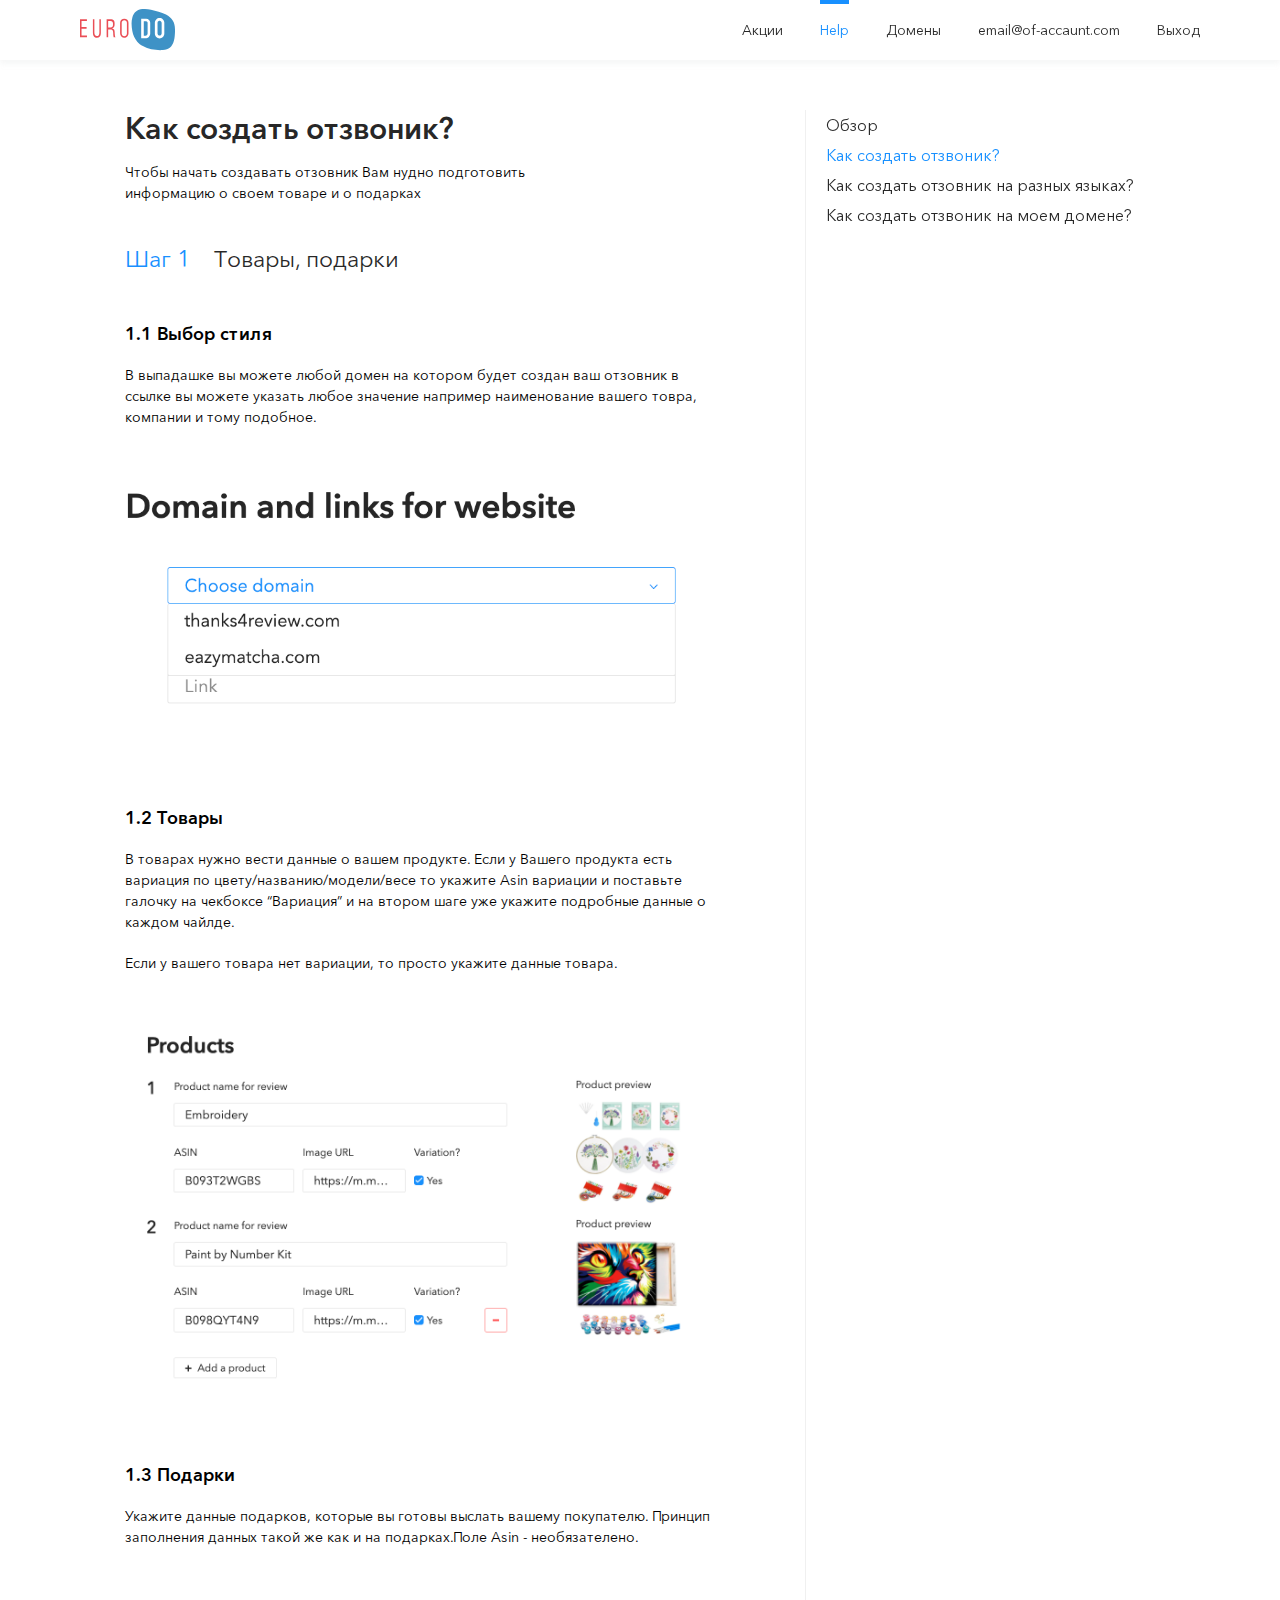
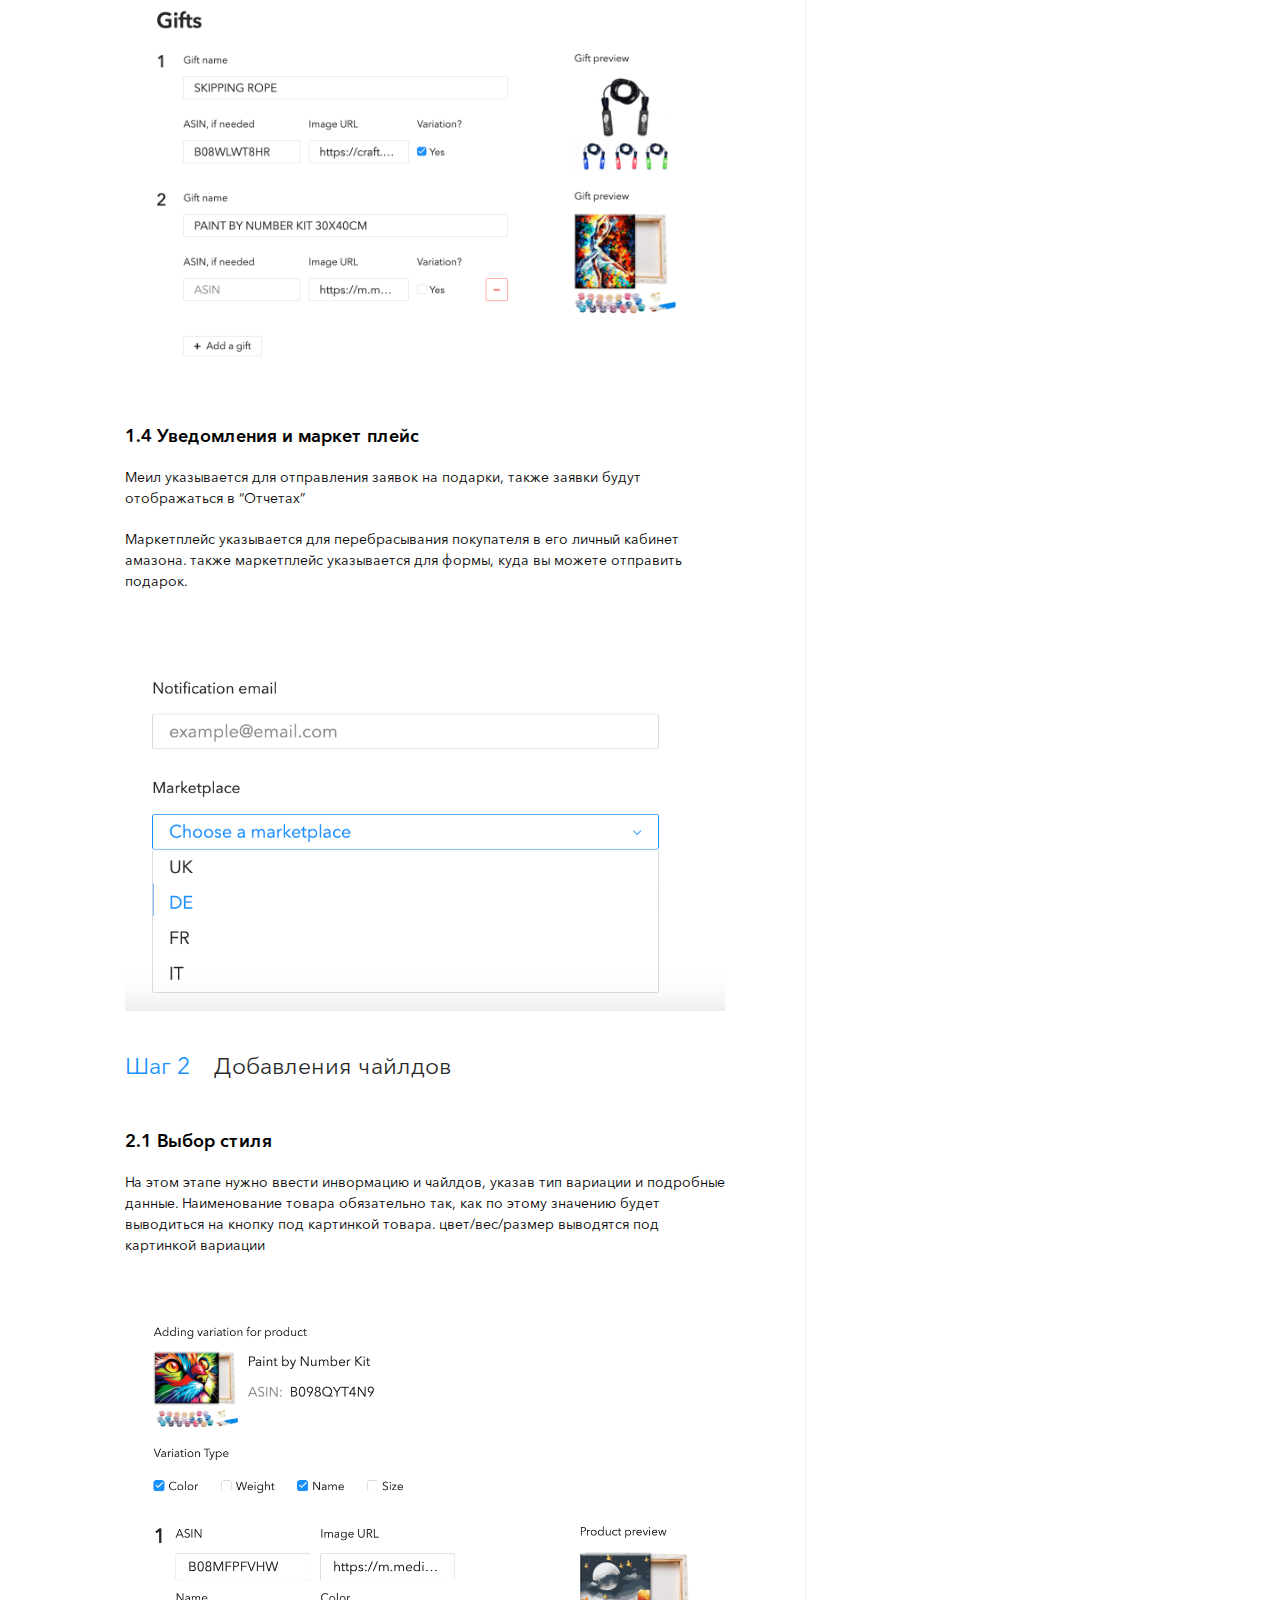
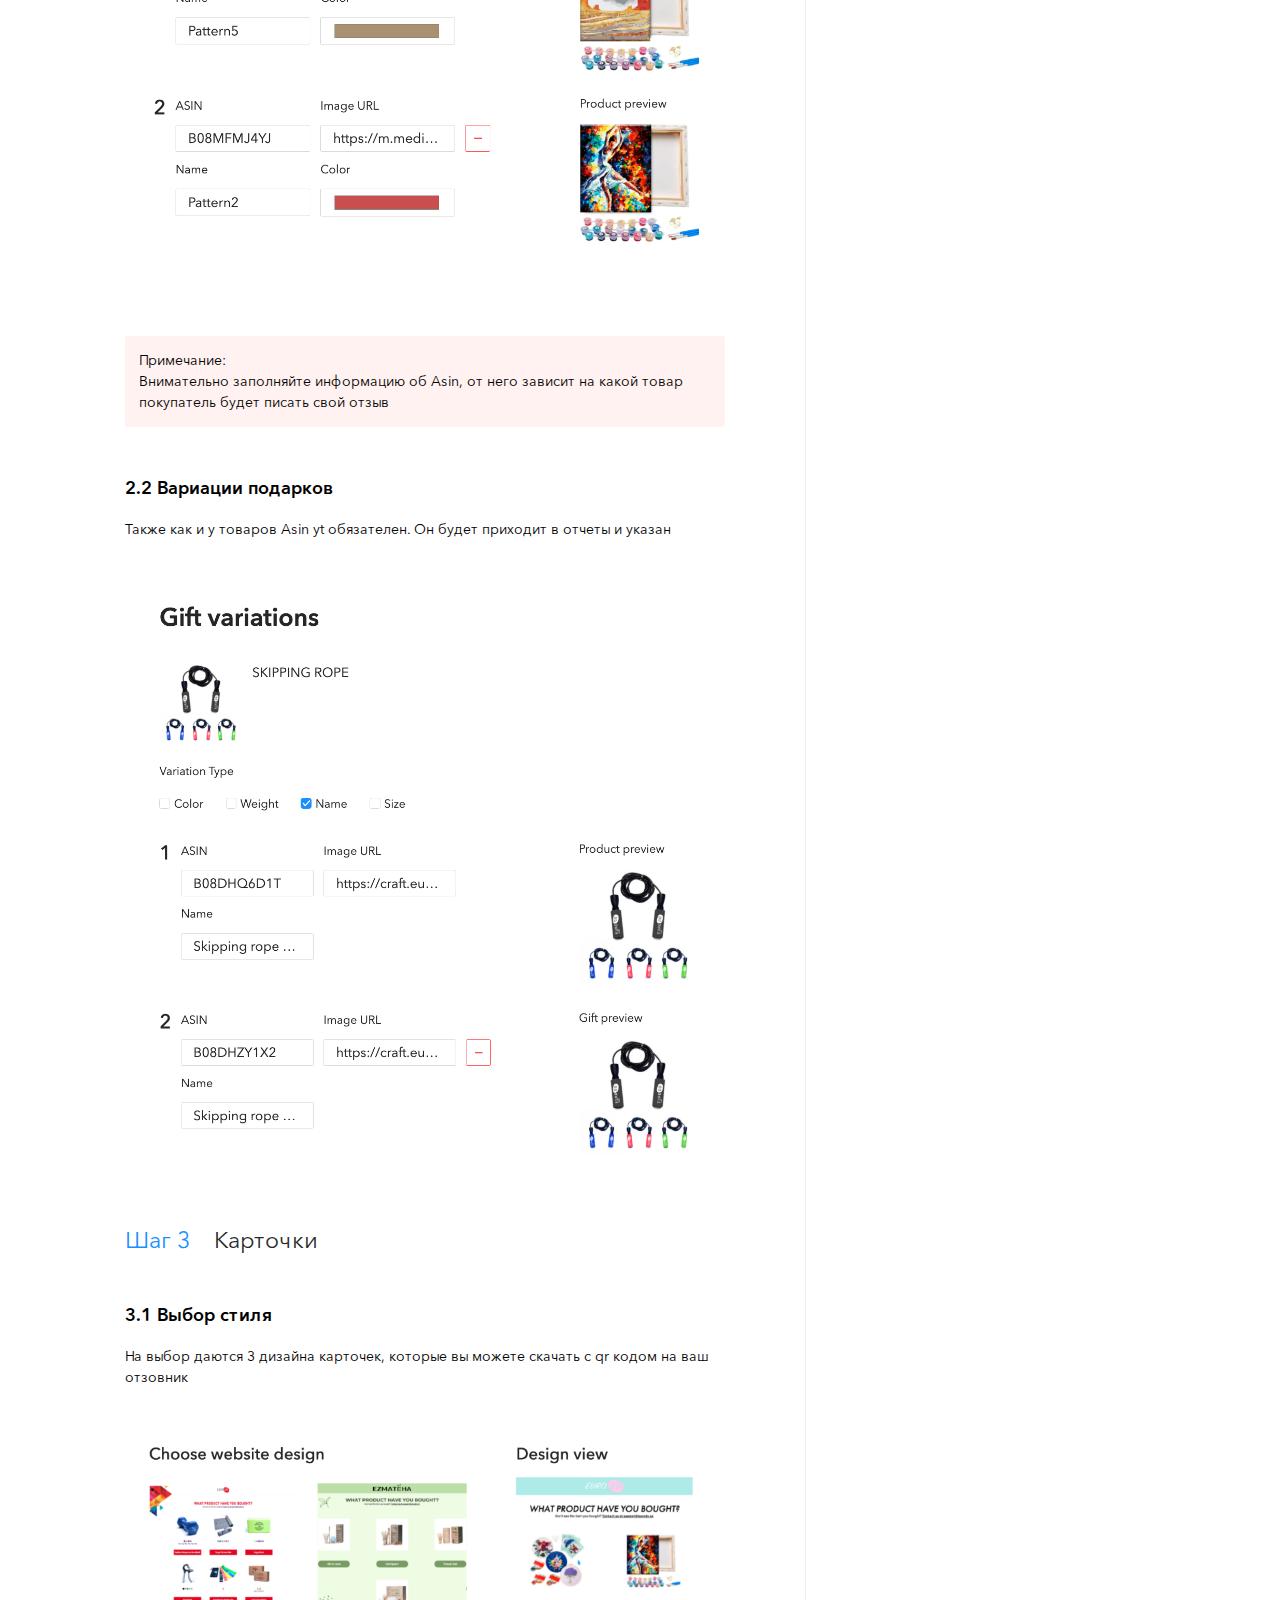
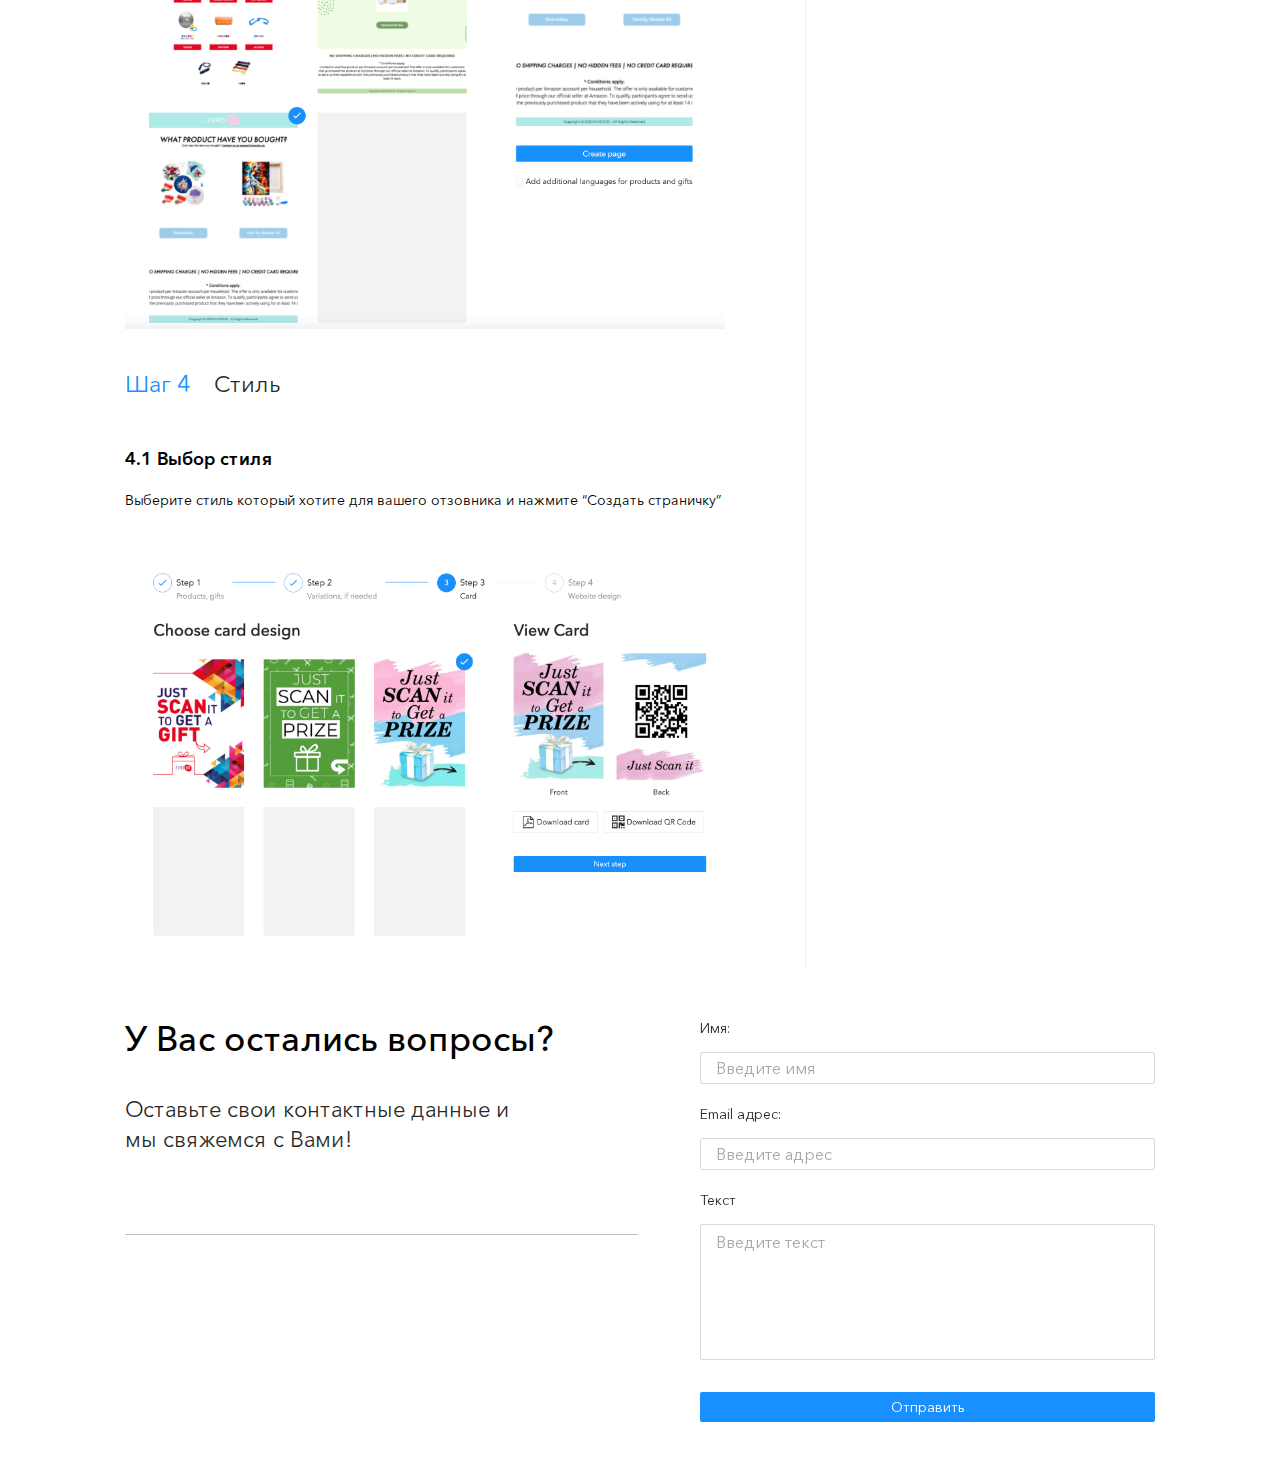
<file: help.html>
<!DOCTYPE html>
<html lang="en">

<head>
    <meta charset="UTF-8">
    <meta http-equiv="X-UA-Compatible" content="IE=edge">
    <meta name="viewport" content="width=device-width, initial-scale=1.0">
    <title>EuroDo</title>
    <link rel="stylesheet" href="css/bootstrap.min.css">
    <link rel="stylesheet" href="css/style.css">
</head>

<body>

    <header class='header'>
        <div class='container'>
            <div class='header__inner'>
                <a href="" class="header__logo">
                    <img src="img/logo.svg" alt="">
                </a>
                <nav class="nav">
                    <a href="" class="nav__item">Акции</a>
                    <a href="" class="nav__item nav__item--active">Help</a>
                    <a href="" class="nav__item">Домены</a>
                    <a href="mailto:email@of-accaunt.com" class="nav__item">email@of-accaunt.com</a>
                    <a href="" class="nav__item">Выход</a>
                </nav>
                <div class="nav-bg"></div>
                <button class="header__burger">
                    <span></span>
                    <span></span>
                    <span></span>
                </button>
            </div>
        </div>
    </header>


    <section class='help'>
        <div class='container'>
            <div class='help__inner'>
                <div class="help__left">
                    <h1 class="help__title">Как создать отзвоник?</h1>
                    <div class="help__desc">Чтобы начать создавать отзовник Вам нудно подготовить <br> информацию о своем товаре и о подарках</div>
                    <div class="help__step">
                        <div class="help__step-title">
                            <span class="help__step-title-num">Шаг 1</span>
                            <span>Товары, подарки</span>
                        </div>
                        <h3 class="help__step-subtitle">1.1 Выбор стиля</h3>
                        <p>В выпадашке вы можете любой домен на котором будет создан ваш отзовник в ссылке вы можете указать любое значение например наименование вашего товра, компании и тому подобное.</p>
                        <img src="img/help.png" alt="">

                        <h3 class="help__step-subtitle">1.2 Товары</h3>
                        <p>В товарах нужно вести данные о вашем продукте. Если у Вашего продукта есть вариация по цвету/названию/модели/весе то укажите Asin вариации и поставьте галочку на чекбоксе “Вариация” и на втором шаге уже укажите подробные данные
                            о каждом чайлде.</p>
                        <p>Если у вашего товара нет вариации, то просто укажите данные товара.</p>

                        <img src="img/help2.png" alt="">

                        <h3 class="help__step-subtitle">1.3 Подарки</h3>
                        <p>Укажите данные подарков, которые вы готовы выслать вашему покупателю. Принцип заполнения данных такой же как и на подарках.Поле Asin - необязателено.</p>

                        <img src="img/help3.png" alt="">

                        <h3 class="help__step-subtitle">1.4 Уведомления и маркет плейс</h3>
                        <p>Меил указывается для отправления заявок на подарки, также заявки будут отображаться в “Отчетах”</p>
                        <p>Маркетплейс указывается для перебрасывания покупателя в его личный кабинет амазона. также маркетплейс указывается для формы, куда вы можете отправить подарок.</p>
                        <img src="img/help4.png" alt="">





                    </div>

                    <div class="help__step">
                        <div class="help__step-title">
                            <span class="help__step-title-num">Шаг 2</span>
                            <span>Добавления чайлдов</span>
                        </div>

                        <h3 class="help__step-subtitle">2.1 Выбор стиля</h3>
                        <p>На этом этапе нужно ввести инвормацию и чайлдов, указав тип вариации и подробные данные. Наименование товара обязательно так, как по этому значению будет выводиться на кнопку под картинкой товара. цвет/вес/размер выводятся под
                            картинкой вариации</p>
                        <img src="img/help5.png" alt="">

                        <div class="help__hint">Примечание: <br> Внимательно заполняйте информацию об Asin, от него зависит на какой товар покупатель будет писать свой отзыв</div>

                        <h3 class="help__step-subtitle">2.2 Вариации подарков</h3>
                        <p>Также как и у товаров Asin yt обязателен. Он будет приходит в отчеты и указан</p>
                        <img src="img/help6.png" alt="">



                    </div>

                    <div class="help__step">
                        <div class="help__step-title">
                            <span class="help__step-title-num">Шаг 3</span>
                            <span>Карточки</span>
                        </div>
                        <h3 class="help__step-subtitle">3.1 Выбор стиля</h3>
                        <p>На выбор даются 3 дизайна карточек, которые вы можете скачать с qr кодом на ваш отзовник</p>
                        <img src="img/help7.png" alt="">

                    </div>

                    <div class="help__step">
                        <div class="help__step-title">
                            <span class="help__step-title-num">Шаг 4</span>
                            <span>Стиль</span>
                        </div>
                        <h3 class="help__step-subtitle">4.1 Выбор стиля</h3>
                        <p>Выберите стиль который хотите для вашего отзовника и нажмите “Создать страничку”</p>
                        <img src="img/help8.png" alt="">

                    </div>
                </div>
                <div class="help__right">
                    <nav class="help__nav">
                        <a href="" class="help__link">Обзор</a>
                        <a href="" class="help__link help__link--active">Как создать отзвоник?</a>
                        <a href="" class="help__link">Как создать отзовник на разных языках?</a>
                        <a href="" class="help__link">Как создать отзвоник на моем домене?</a>
                    </nav>
                </div>
            </div>
        </div>
    </section>

    <section id="question" class='question'>
        <div class='container'>
            <div class='question__inner'>
                <div class="question__left">
                    <div class="question__title">У Вас остались вопросы?</div>
                    <div class="question__desc">Оставьте свои контактные данные и мы свяжемся с Вами!</div>
                    <hr/>
                </div>
                <div class="question__right">
                    <fieldset class='question__form-group'>
                        <label>Имя:</label>
                        <input type='text' placeholder="Введите имя" />
                    </fieldset>
                    <fieldset class='question__form-group'>
                        <label>Email адрес:</label>
                        <input type='text' placeholder="Введите адрес" />
                    </fieldset>
                    <fieldset class='question__form-group'>
                        <label>Текст</label>
                        <textarea placeholder="Введите текст"></textarea>
                    </fieldset>
                    <button class="question__btn btn btn-blue">Отправить</button>
                    <div class="question__thanks">Thank you for your request!</div>
                </div>
            </div>
        </div>
    </section>


    <script src="js/jquery-1.11.3.min.js"></script>
    <script src="js/index.js"></script>

</body>

</html>
</file>
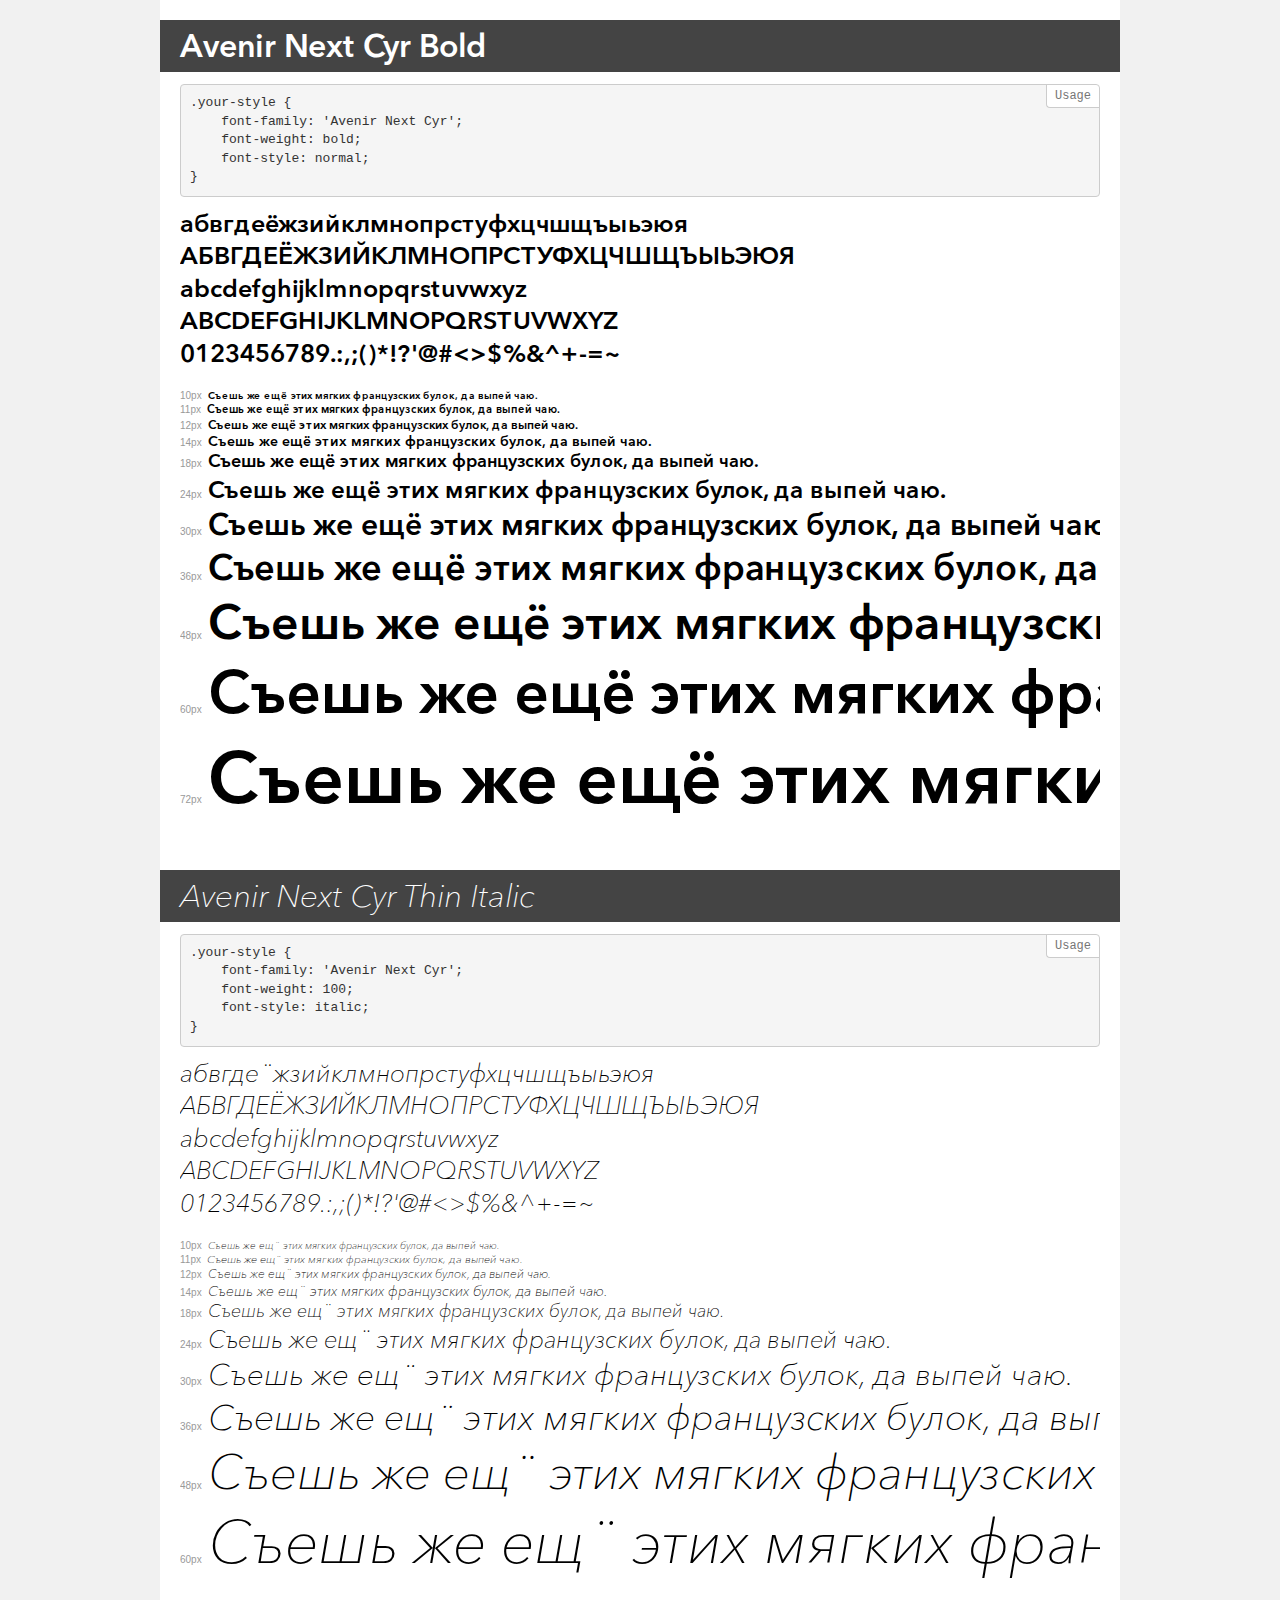
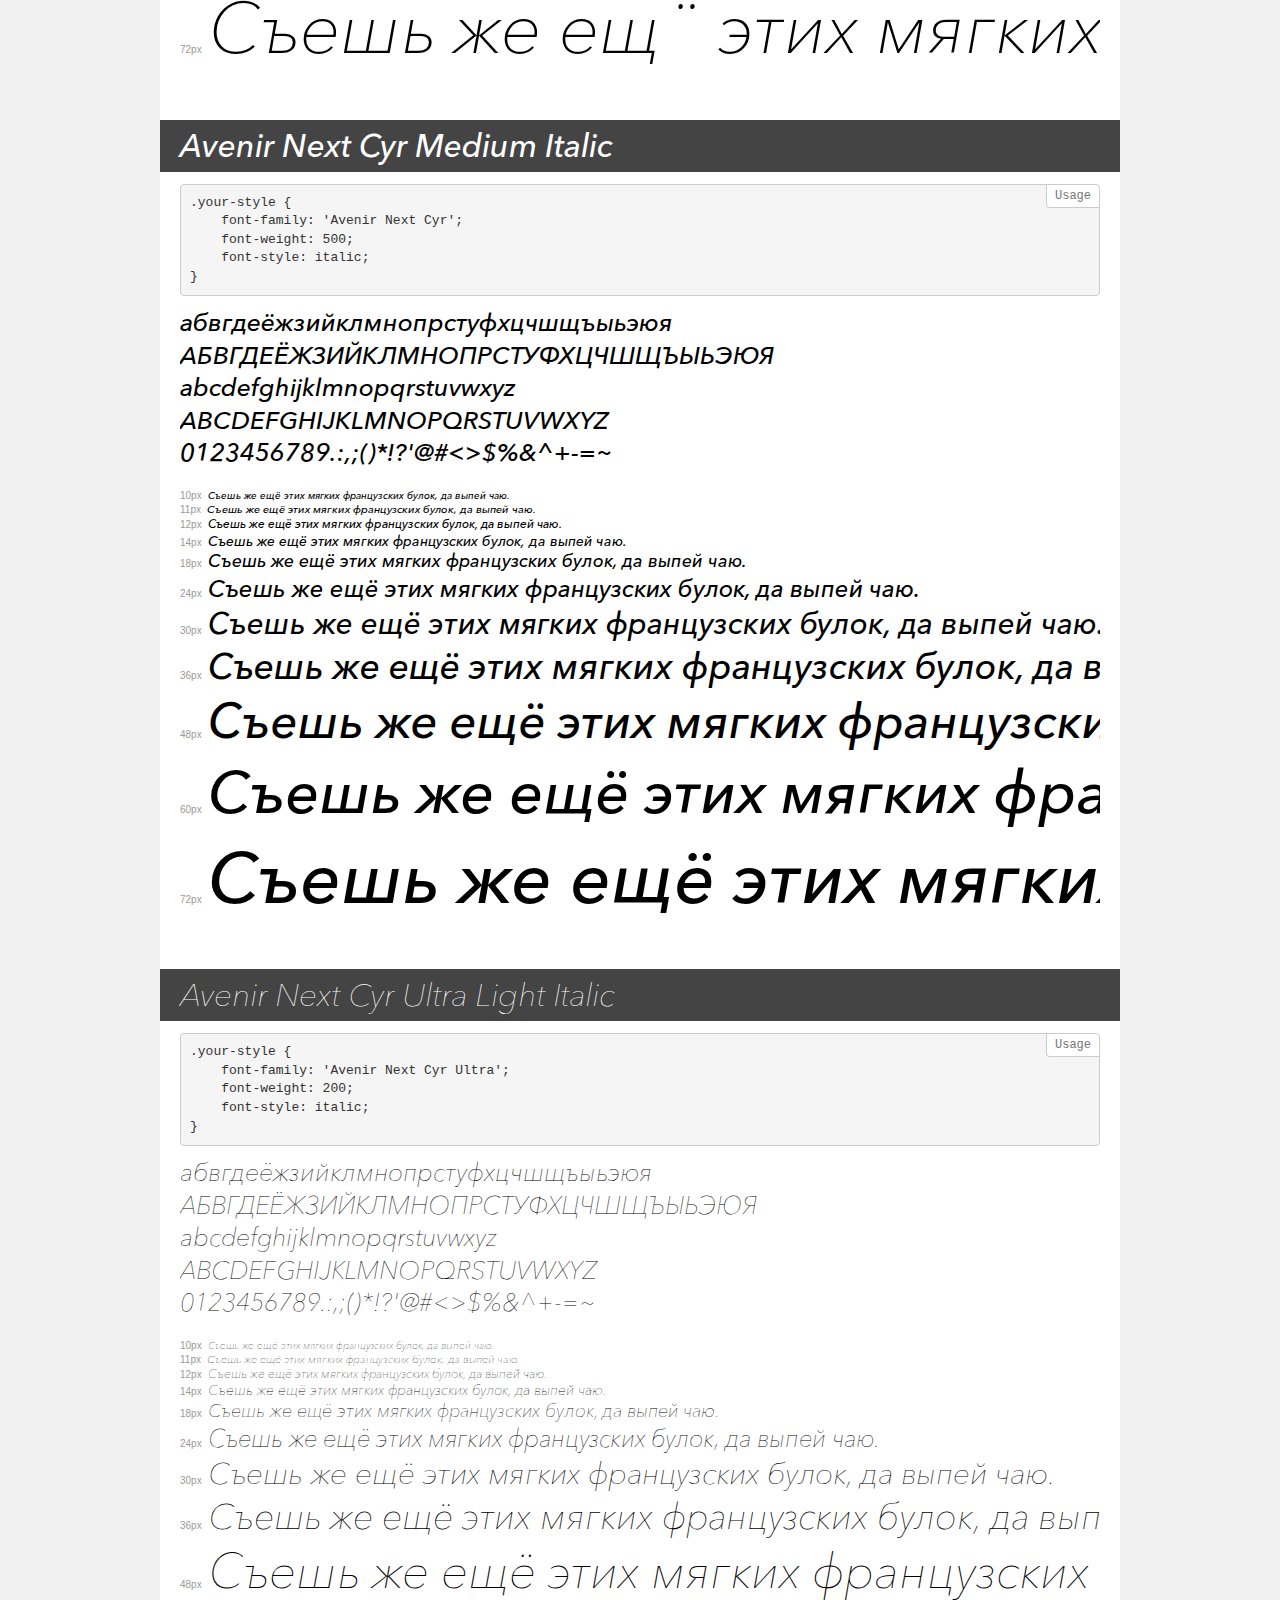
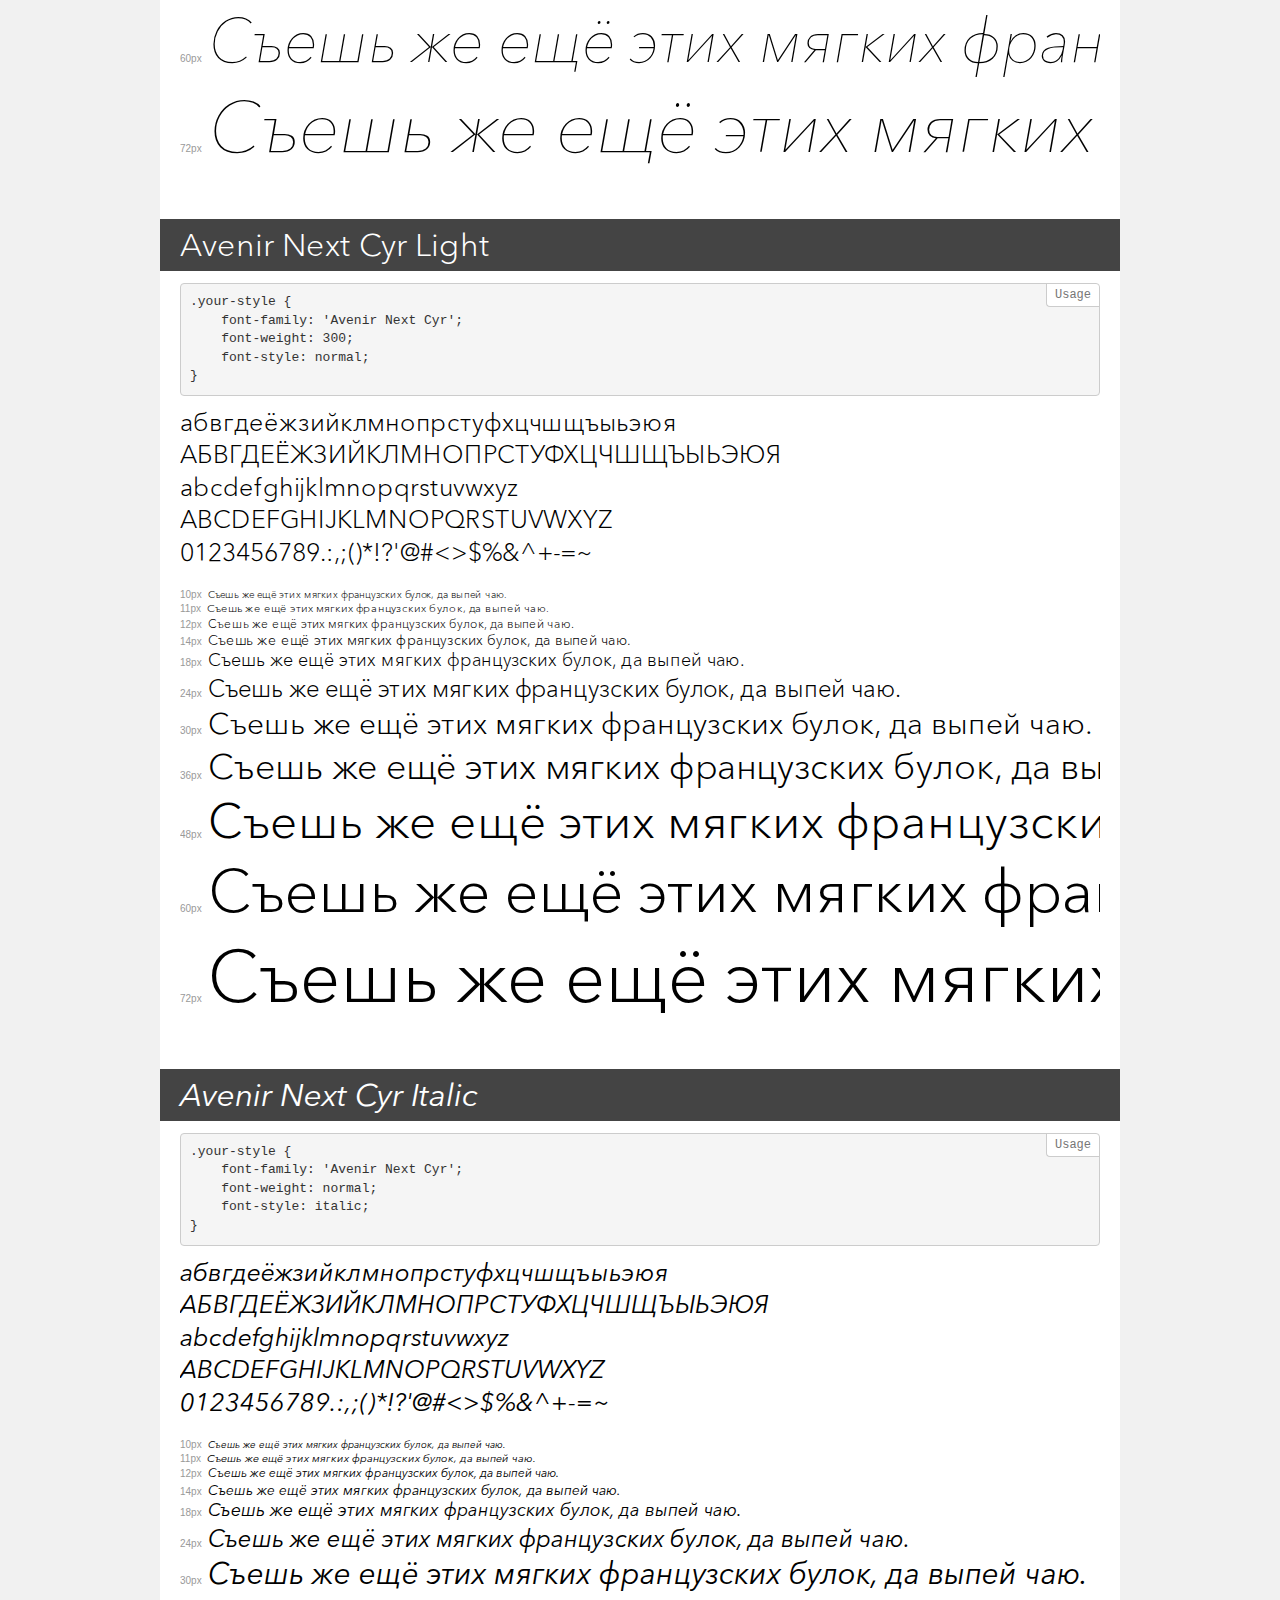
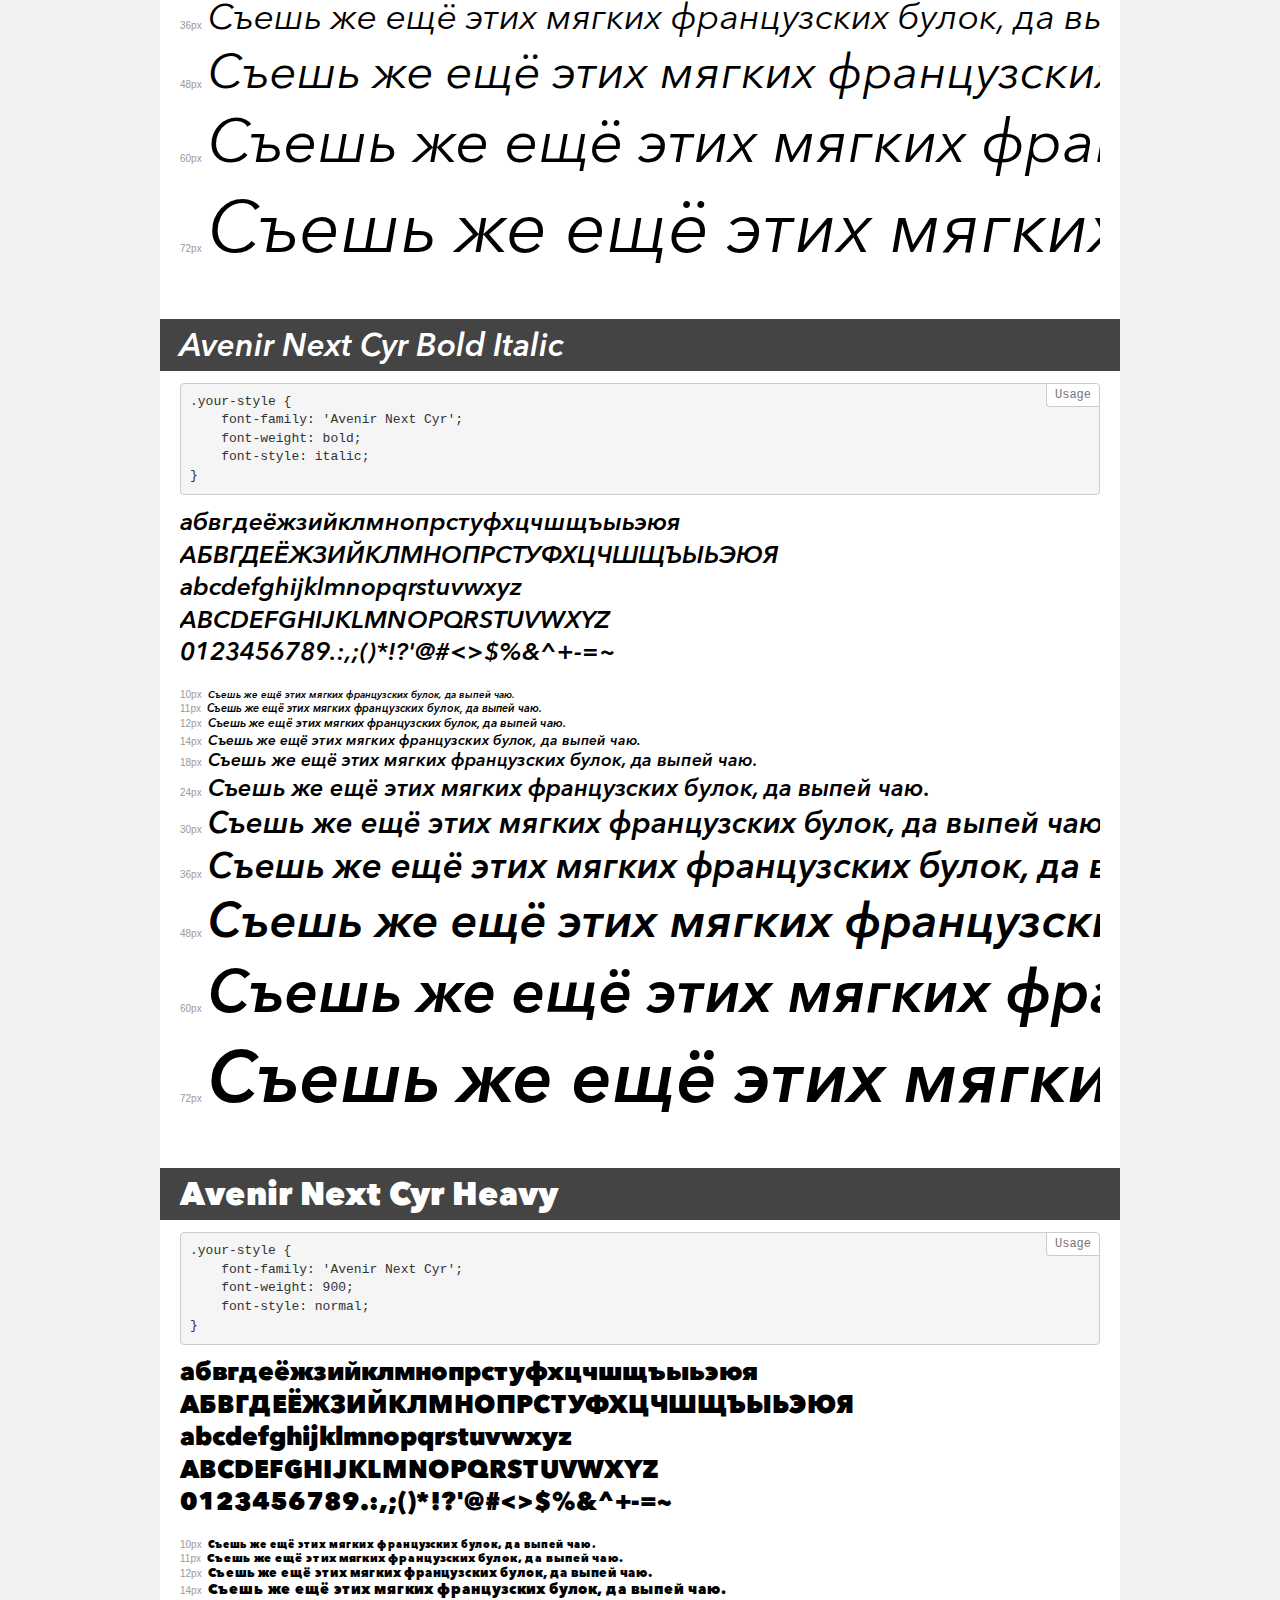
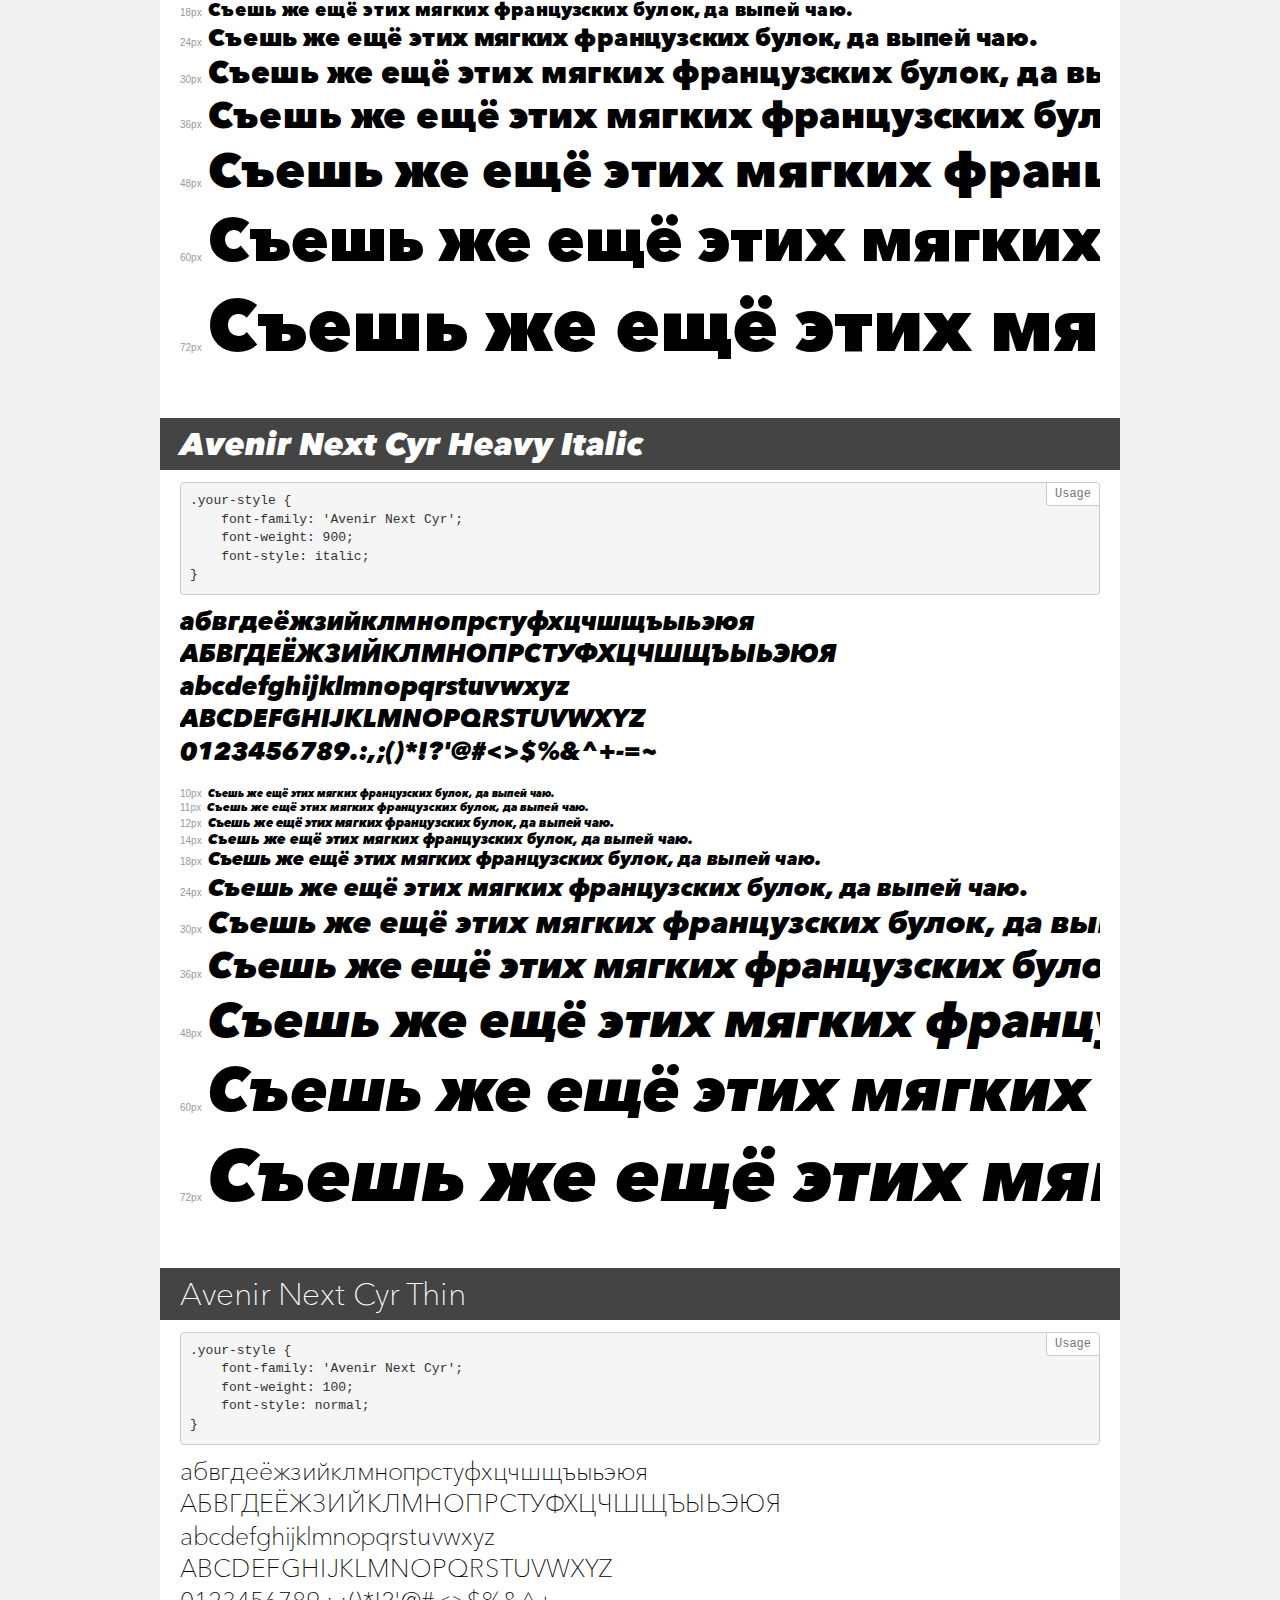
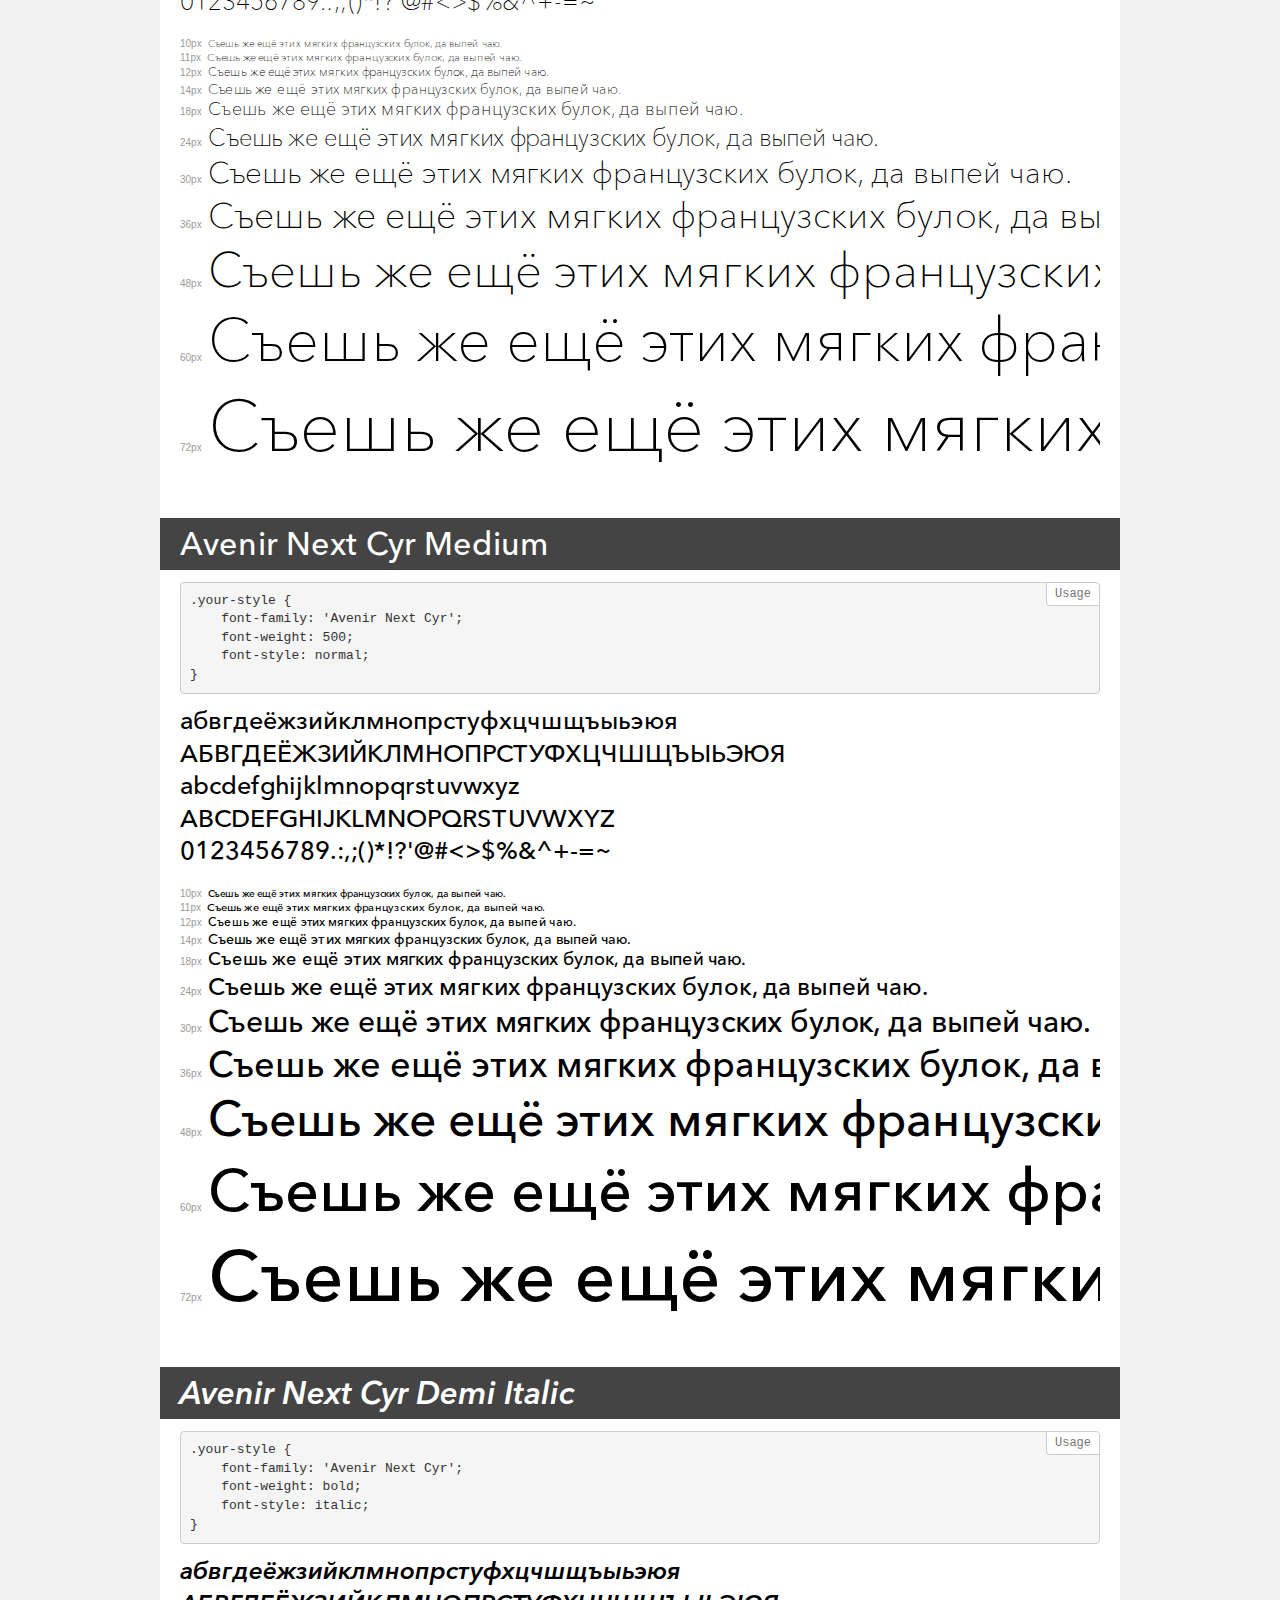
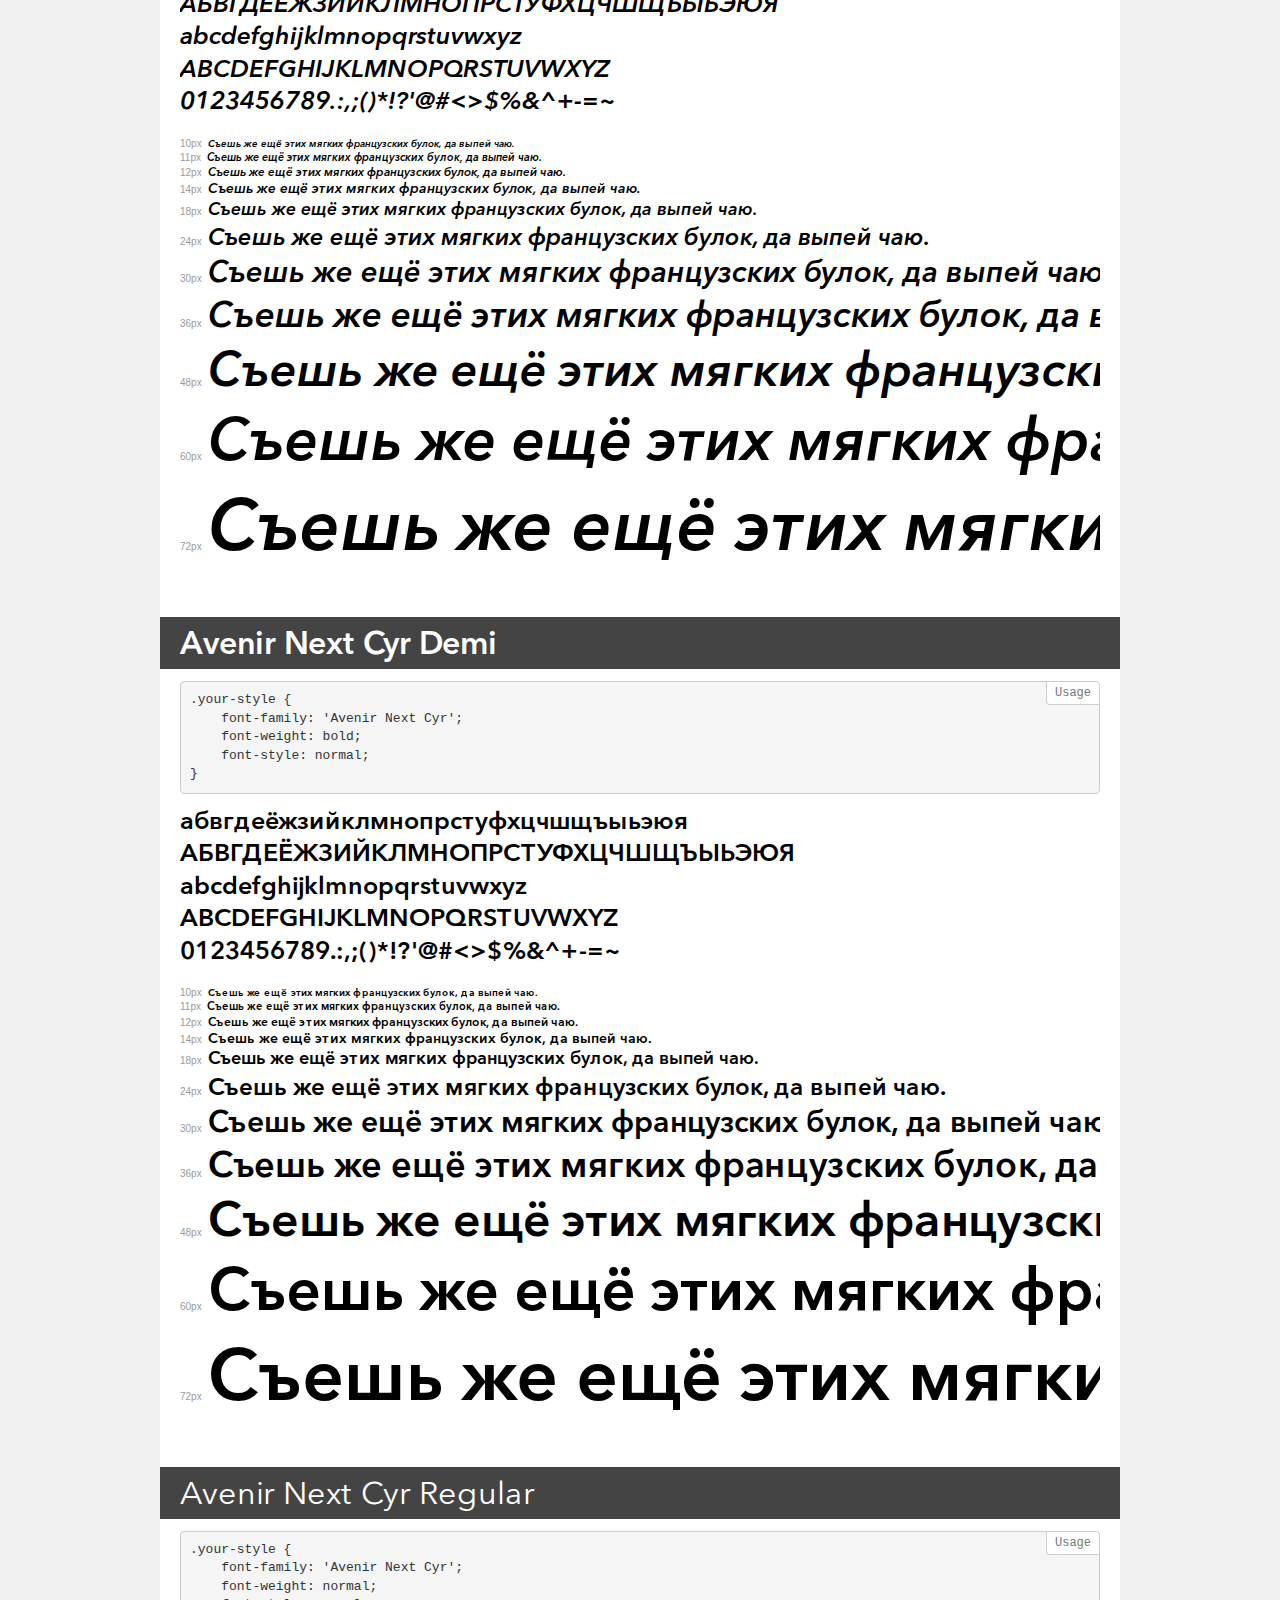
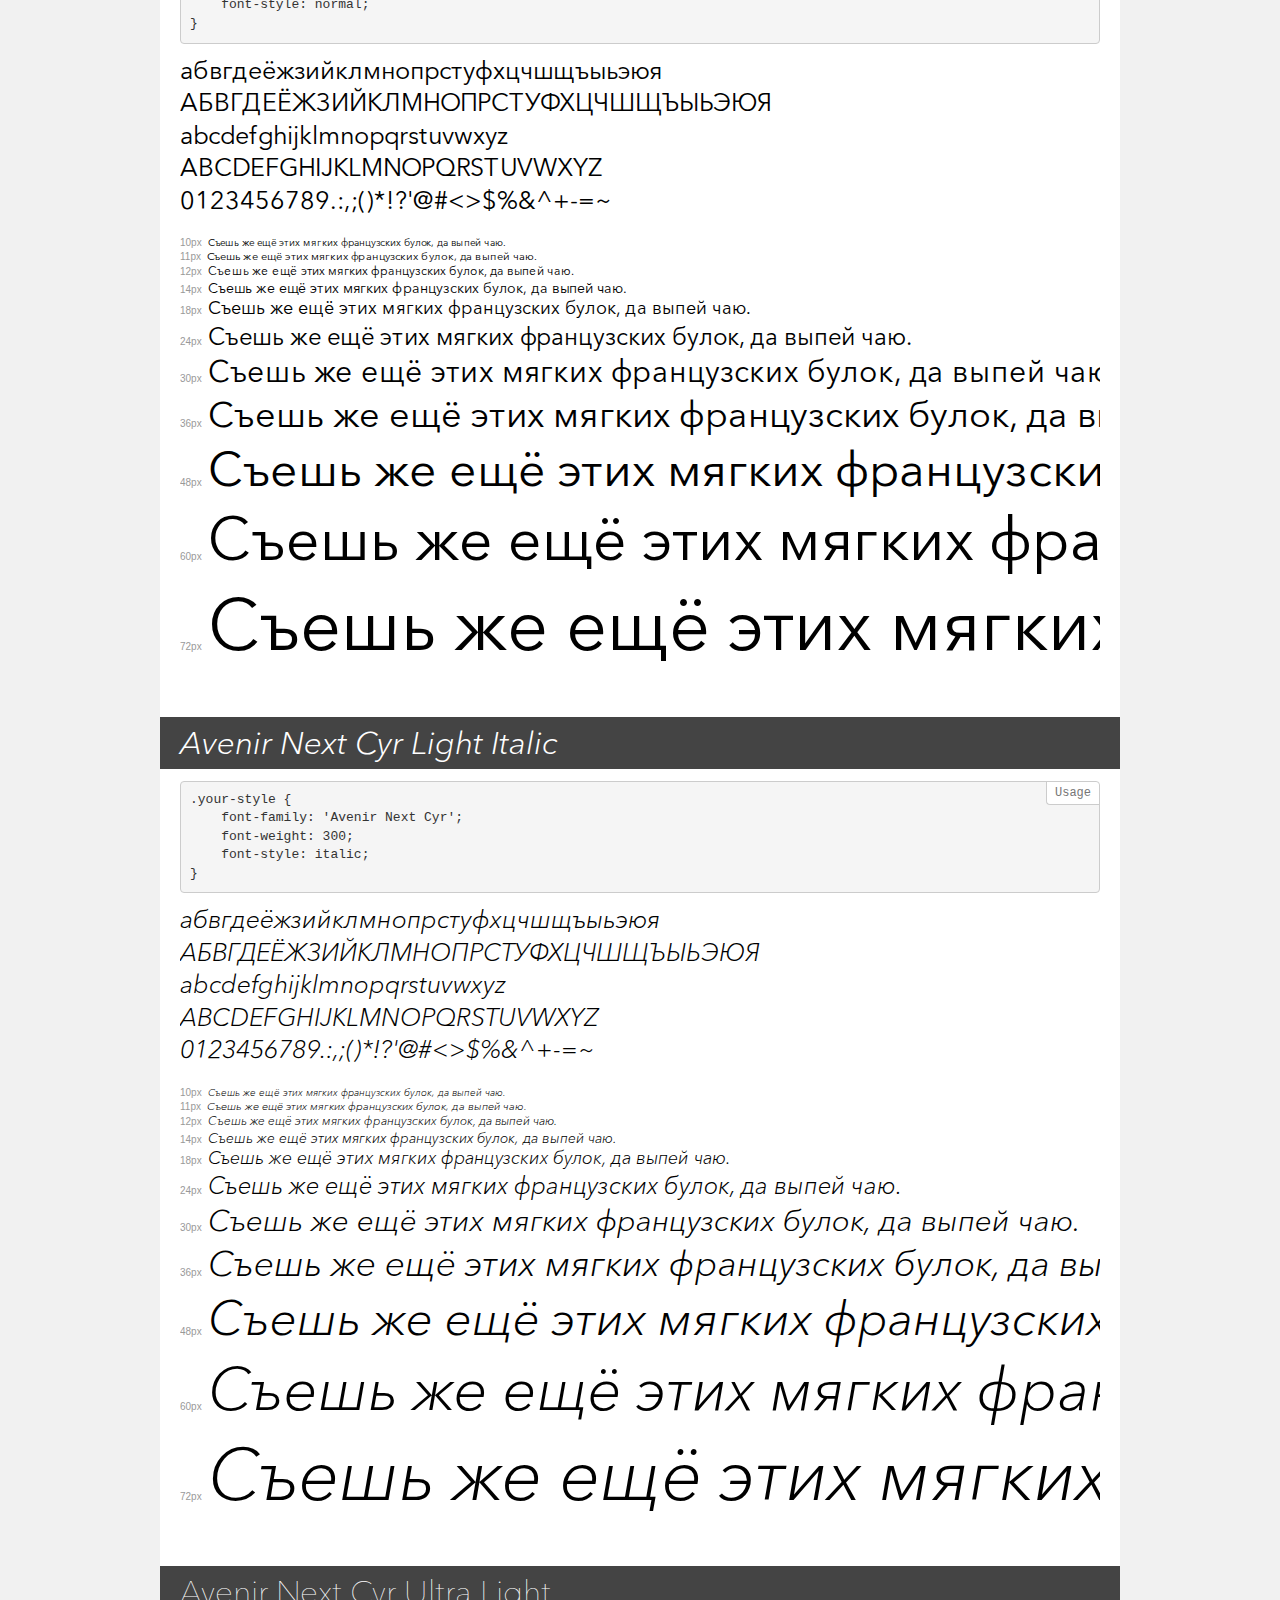
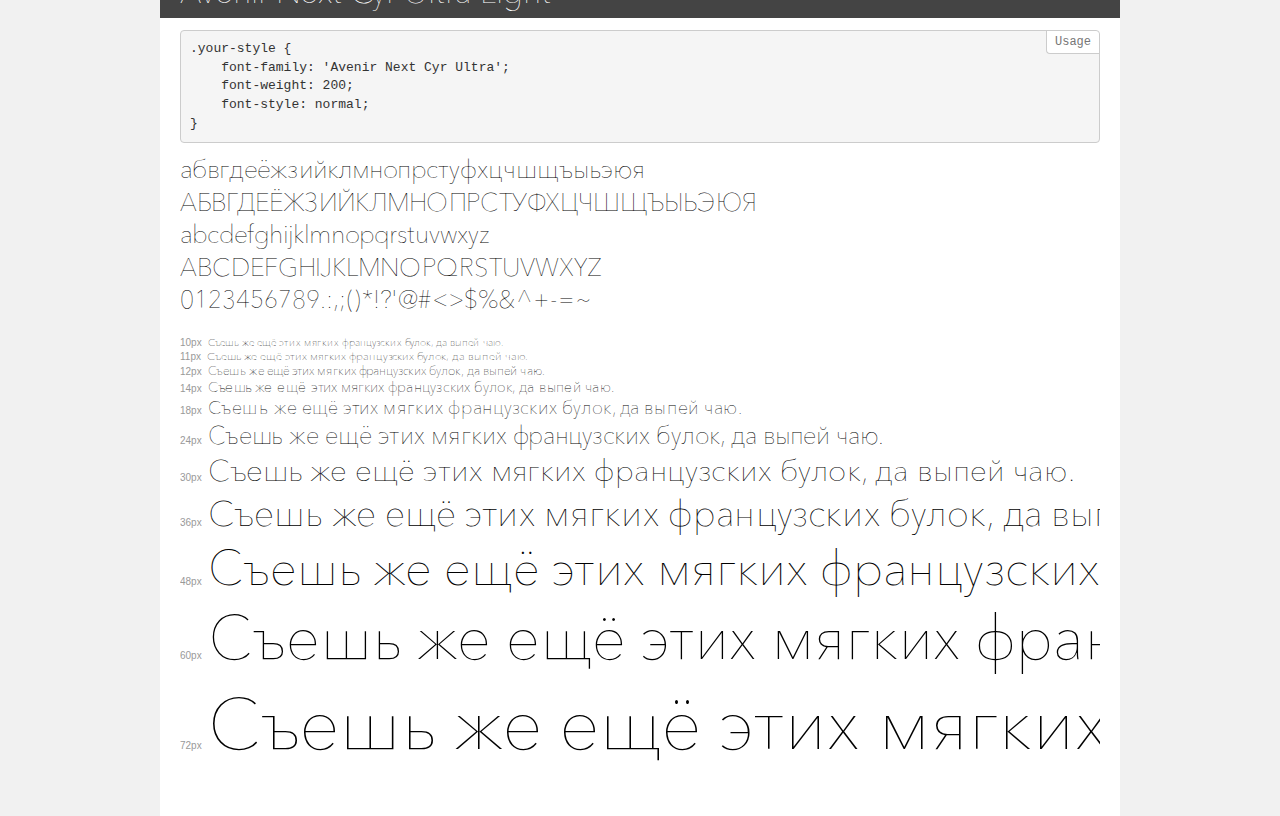
<file: fonts/demo.html>
<!DOCTYPE html>
<html>
<head>
    <meta charset="utf-8">
    <meta http-equiv="X-UA-Compatible" content="IE=edge">
    <meta name="viewport" content="width=device-width, initial-scale=1">
    <meta name="robots" content="noindex, noarchive">
    <meta name="format-detection" content="telephone=no">
    <title>Transfonter demo</title>
    <link href="stylesheet.css" rel="stylesheet">
    <style>
        /*
        http://meyerweb.com/eric/tools/css/reset/
        v2.0 | 20110126
        License: none (public domain)
        */
        html, body, div, span, applet, object, iframe,
        h1, h2, h3, h4, h5, h6, p, blockquote, pre,
        a, abbr, acronym, address, big, cite, code,
        del, dfn, em, img, ins, kbd, q, s, samp,
        small, strike, strong, sub, sup, tt, var,
        b, u, i, center,
        dl, dt, dd, ol, ul, li,
        fieldset, form, label, legend,
        table, caption, tbody, tfoot, thead, tr, th, td,
        article, aside, canvas, details, embed,
        figure, figcaption, footer, header, hgroup,
        menu, nav, output, ruby, section, summary,
        time, mark, audio, video {
            margin: 0;
            padding: 0;
            border: 0;
            font-size: 100%;
            font: inherit;
            vertical-align: baseline;
        }
        /* HTML5 display-role reset for older browsers */
        article, aside, details, figcaption, figure,
        footer, header, hgroup, menu, nav, section {
            display: block;
        }
        body {
            line-height: 1;
        }
        ol, ul {
            list-style: none;
        }
        blockquote, q {
            quotes: none;
        }
        blockquote:before, blockquote:after,
        q:before, q:after {
            content: '';
            content: none;
        }
        table {
            border-collapse: collapse;
            border-spacing: 0;
        }
        /* common styles */
        body {
            background: #f1f1f1;
            color: #000;
        }
        .page {
            background: #fff;
            width: 920px;
            margin: 0 auto;
            padding: 20px 20px 0 20px;
            overflow: hidden;
        }
        .font-container {
            overflow-x: auto;
            overflow-y: hidden;
            margin-bottom: 40px;
            line-height: 1.3;
            white-space: nowrap;
            padding-bottom: 5px;
        }
        h1 {
            position: relative;
            background: #444;
            font-size: 32px;
            color: #fff;
            padding: 10px 20px;
            margin: 0 -20px 12px -20px;
        }
        .letters {
            font-size: 25px;
            margin-bottom: 20px;
        }
        .s10:before {
            content: '10px';
        }
        .s11:before {
            content: '11px';
        }
        .s12:before {
            content: '12px';
        }
        .s14:before {
            content: '14px';
        }
        .s18:before {
            content: '18px';
        }
        .s24:before {
            content: '24px';
        }
        .s30:before {
            content: '30px';
        }
        .s36:before {
            content: '36px';
        }
        .s48:before {
            content: '48px';
        }
        .s60:before {
            content: '60px';
        }
        .s72:before {
            content: '72px';
        }
        .s10:before, .s11:before, .s12:before, .s14:before,
        .s18:before, .s24:before, .s30:before, .s36:before,
        .s48:before, .s60:before, .s72:before {
            font-family: Arial, sans-serif;
            font-size: 10px;
            font-weight: normal;
            font-style: normal;
            color: #999;
            padding-right: 6px;
        }
        pre {
            display: block;
            position: relative;
            padding: 9px;
            margin: 0 0 10px;
            font-family: Monaco, Menlo, Consolas, "Courier New", monospace !important;
            font-size: 13px;
            line-height: 1.428571429;
            color: #333;
            font-weight: normal !important;
            font-style: normal !important;
            background-color: #f5f5f5;
            border: 1px solid #ccc;
            overflow-x: auto;
            border-radius: 4px;
        }
        pre:after {
            display: block;
            position: absolute;
            right: 0;
            top: 0;
            content: 'Usage';
            line-height: 1;
            padding: 5px 8px;
            font-size: 12px;
            color: #767676;
            background-color: #fff;
            border: 1px solid #ccc;
            border-right: none;
            border-top: none;
            border-radius: 0 4px 0 4px;
            z-index: 10;
        }
        /* responsive */
        @media (max-width: 959px) {
            .page {
                width: auto;
                margin: 0;
            }
        }
    </style>
</head>
<body>
<div class="page">
    <div class="demo" style="font-family: 'Avenir Next Cyr'; font-weight: bold; font-style: normal;">
        <h1>Avenir Next Cyr Bold</h1>
        <pre>.your-style {
    font-family: 'Avenir Next Cyr';
    font-weight: bold;
    font-style: normal;
}</pre>
        <div class="font-container">
            <p class="letters">
                абвгдеёжзийклмнопрстуфхцчшщъыьэюя<br>
АБВГДЕЁЖЗИЙКЛМНОПРСТУФХЦЧШЩЪЫЬЭЮЯ<br>
abcdefghijklmnopqrstuvwxyz<br>
ABCDEFGHIJKLMNOPQRSTUVWXYZ<br>
                0123456789.:,;()*!?'@#<>$%&^+-=~
            </p>
            <p class="s10" style="font-size: 10px;">Съешь же ещё этих мягких французских булок, да выпей чаю.</p>
            <p class="s11" style="font-size: 11px;">Съешь же ещё этих мягких французских булок, да выпей чаю.</p>
            <p class="s12" style="font-size: 12px;">Съешь же ещё этих мягких французских булок, да выпей чаю.</p>
            <p class="s14" style="font-size: 14px;">Съешь же ещё этих мягких французских булок, да выпей чаю.</p>
            <p class="s18" style="font-size: 18px;">Съешь же ещё этих мягких французских булок, да выпей чаю.</p>
            <p class="s24" style="font-size: 24px;">Съешь же ещё этих мягких французских булок, да выпей чаю.</p>
            <p class="s30" style="font-size: 30px;">Съешь же ещё этих мягких французских булок, да выпей чаю.</p>
            <p class="s36" style="font-size: 36px;">Съешь же ещё этих мягких французских булок, да выпей чаю.</p>
            <p class="s48" style="font-size: 48px;">Съешь же ещё этих мягких французских булок, да выпей чаю.</p>
            <p class="s60" style="font-size: 60px;">Съешь же ещё этих мягких французских булок, да выпей чаю.</p>
            <p class="s72" style="font-size: 72px;">Съешь же ещё этих мягких французских булок, да выпей чаю.</p>
        </div>
    </div>
    <div class="demo" style="font-family: 'Avenir Next Cyr'; font-weight: 100; font-style: italic;">
        <h1>Avenir Next Cyr Thin Italic</h1>
        <pre>.your-style {
    font-family: 'Avenir Next Cyr';
    font-weight: 100;
    font-style: italic;
}</pre>
        <div class="font-container">
            <p class="letters">
                абвгдеёжзийклмнопрстуфхцчшщъыьэюя<br>
АБВГДЕЁЖЗИЙКЛМНОПРСТУФХЦЧШЩЪЫЬЭЮЯ<br>
abcdefghijklmnopqrstuvwxyz<br>
ABCDEFGHIJKLMNOPQRSTUVWXYZ<br>
                0123456789.:,;()*!?'@#<>$%&^+-=~
            </p>
            <p class="s10" style="font-size: 10px;">Съешь же ещё этих мягких французских булок, да выпей чаю.</p>
            <p class="s11" style="font-size: 11px;">Съешь же ещё этих мягких французских булок, да выпей чаю.</p>
            <p class="s12" style="font-size: 12px;">Съешь же ещё этих мягких французских булок, да выпей чаю.</p>
            <p class="s14" style="font-size: 14px;">Съешь же ещё этих мягких французских булок, да выпей чаю.</p>
            <p class="s18" style="font-size: 18px;">Съешь же ещё этих мягких французских булок, да выпей чаю.</p>
            <p class="s24" style="font-size: 24px;">Съешь же ещё этих мягких французских булок, да выпей чаю.</p>
            <p class="s30" style="font-size: 30px;">Съешь же ещё этих мягких французских булок, да выпей чаю.</p>
            <p class="s36" style="font-size: 36px;">Съешь же ещё этих мягких французских булок, да выпей чаю.</p>
            <p class="s48" style="font-size: 48px;">Съешь же ещё этих мягких французских булок, да выпей чаю.</p>
            <p class="s60" style="font-size: 60px;">Съешь же ещё этих мягких французских булок, да выпей чаю.</p>
            <p class="s72" style="font-size: 72px;">Съешь же ещё этих мягких французских булок, да выпей чаю.</p>
        </div>
    </div>
    <div class="demo" style="font-family: 'Avenir Next Cyr'; font-weight: 500; font-style: italic;">
        <h1>Avenir Next Cyr Medium Italic</h1>
        <pre>.your-style {
    font-family: 'Avenir Next Cyr';
    font-weight: 500;
    font-style: italic;
}</pre>
        <div class="font-container">
            <p class="letters">
                абвгдеёжзийклмнопрстуфхцчшщъыьэюя<br>
АБВГДЕЁЖЗИЙКЛМНОПРСТУФХЦЧШЩЪЫЬЭЮЯ<br>
abcdefghijklmnopqrstuvwxyz<br>
ABCDEFGHIJKLMNOPQRSTUVWXYZ<br>
                0123456789.:,;()*!?'@#<>$%&^+-=~
            </p>
            <p class="s10" style="font-size: 10px;">Съешь же ещё этих мягких французских булок, да выпей чаю.</p>
            <p class="s11" style="font-size: 11px;">Съешь же ещё этих мягких французских булок, да выпей чаю.</p>
            <p class="s12" style="font-size: 12px;">Съешь же ещё этих мягких французских булок, да выпей чаю.</p>
            <p class="s14" style="font-size: 14px;">Съешь же ещё этих мягких французских булок, да выпей чаю.</p>
            <p class="s18" style="font-size: 18px;">Съешь же ещё этих мягких французских булок, да выпей чаю.</p>
            <p class="s24" style="font-size: 24px;">Съешь же ещё этих мягких французских булок, да выпей чаю.</p>
            <p class="s30" style="font-size: 30px;">Съешь же ещё этих мягких французских булок, да выпей чаю.</p>
            <p class="s36" style="font-size: 36px;">Съешь же ещё этих мягких французских булок, да выпей чаю.</p>
            <p class="s48" style="font-size: 48px;">Съешь же ещё этих мягких французских булок, да выпей чаю.</p>
            <p class="s60" style="font-size: 60px;">Съешь же ещё этих мягких французских булок, да выпей чаю.</p>
            <p class="s72" style="font-size: 72px;">Съешь же ещё этих мягких французских булок, да выпей чаю.</p>
        </div>
    </div>
    <div class="demo" style="font-family: 'Avenir Next Cyr Ultra'; font-weight: 200; font-style: italic;">
        <h1>Avenir Next Cyr Ultra Light Italic</h1>
        <pre>.your-style {
    font-family: 'Avenir Next Cyr Ultra';
    font-weight: 200;
    font-style: italic;
}</pre>
        <div class="font-container">
            <p class="letters">
                абвгдеёжзийклмнопрстуфхцчшщъыьэюя<br>
АБВГДЕЁЖЗИЙКЛМНОПРСТУФХЦЧШЩЪЫЬЭЮЯ<br>
abcdefghijklmnopqrstuvwxyz<br>
ABCDEFGHIJKLMNOPQRSTUVWXYZ<br>
                0123456789.:,;()*!?'@#<>$%&^+-=~
            </p>
            <p class="s10" style="font-size: 10px;">Съешь же ещё этих мягких французских булок, да выпей чаю.</p>
            <p class="s11" style="font-size: 11px;">Съешь же ещё этих мягких французских булок, да выпей чаю.</p>
            <p class="s12" style="font-size: 12px;">Съешь же ещё этих мягких французских булок, да выпей чаю.</p>
            <p class="s14" style="font-size: 14px;">Съешь же ещё этих мягких французских булок, да выпей чаю.</p>
            <p class="s18" style="font-size: 18px;">Съешь же ещё этих мягких французских булок, да выпей чаю.</p>
            <p class="s24" style="font-size: 24px;">Съешь же ещё этих мягких французских булок, да выпей чаю.</p>
            <p class="s30" style="font-size: 30px;">Съешь же ещё этих мягких французских булок, да выпей чаю.</p>
            <p class="s36" style="font-size: 36px;">Съешь же ещё этих мягких французских булок, да выпей чаю.</p>
            <p class="s48" style="font-size: 48px;">Съешь же ещё этих мягких французских булок, да выпей чаю.</p>
            <p class="s60" style="font-size: 60px;">Съешь же ещё этих мягких французских булок, да выпей чаю.</p>
            <p class="s72" style="font-size: 72px;">Съешь же ещё этих мягких французских булок, да выпей чаю.</p>
        </div>
    </div>
    <div class="demo" style="font-family: 'Avenir Next Cyr'; font-weight: 300; font-style: normal;">
        <h1>Avenir Next Cyr Light</h1>
        <pre>.your-style {
    font-family: 'Avenir Next Cyr';
    font-weight: 300;
    font-style: normal;
}</pre>
        <div class="font-container">
            <p class="letters">
                абвгдеёжзийклмнопрстуфхцчшщъыьэюя<br>
АБВГДЕЁЖЗИЙКЛМНОПРСТУФХЦЧШЩЪЫЬЭЮЯ<br>
abcdefghijklmnopqrstuvwxyz<br>
ABCDEFGHIJKLMNOPQRSTUVWXYZ<br>
                0123456789.:,;()*!?'@#<>$%&^+-=~
            </p>
            <p class="s10" style="font-size: 10px;">Съешь же ещё этих мягких французских булок, да выпей чаю.</p>
            <p class="s11" style="font-size: 11px;">Съешь же ещё этих мягких французских булок, да выпей чаю.</p>
            <p class="s12" style="font-size: 12px;">Съешь же ещё этих мягких французских булок, да выпей чаю.</p>
            <p class="s14" style="font-size: 14px;">Съешь же ещё этих мягких французских булок, да выпей чаю.</p>
            <p class="s18" style="font-size: 18px;">Съешь же ещё этих мягких французских булок, да выпей чаю.</p>
            <p class="s24" style="font-size: 24px;">Съешь же ещё этих мягких французских булок, да выпей чаю.</p>
            <p class="s30" style="font-size: 30px;">Съешь же ещё этих мягких французских булок, да выпей чаю.</p>
            <p class="s36" style="font-size: 36px;">Съешь же ещё этих мягких французских булок, да выпей чаю.</p>
            <p class="s48" style="font-size: 48px;">Съешь же ещё этих мягких французских булок, да выпей чаю.</p>
            <p class="s60" style="font-size: 60px;">Съешь же ещё этих мягких французских булок, да выпей чаю.</p>
            <p class="s72" style="font-size: 72px;">Съешь же ещё этих мягких французских булок, да выпей чаю.</p>
        </div>
    </div>
    <div class="demo" style="font-family: 'Avenir Next Cyr'; font-weight: normal; font-style: italic;">
        <h1>Avenir Next Cyr Italic</h1>
        <pre>.your-style {
    font-family: 'Avenir Next Cyr';
    font-weight: normal;
    font-style: italic;
}</pre>
        <div class="font-container">
            <p class="letters">
                абвгдеёжзийклмнопрстуфхцчшщъыьэюя<br>
АБВГДЕЁЖЗИЙКЛМНОПРСТУФХЦЧШЩЪЫЬЭЮЯ<br>
abcdefghijklmnopqrstuvwxyz<br>
ABCDEFGHIJKLMNOPQRSTUVWXYZ<br>
                0123456789.:,;()*!?'@#<>$%&^+-=~
            </p>
            <p class="s10" style="font-size: 10px;">Съешь же ещё этих мягких французских булок, да выпей чаю.</p>
            <p class="s11" style="font-size: 11px;">Съешь же ещё этих мягких французских булок, да выпей чаю.</p>
            <p class="s12" style="font-size: 12px;">Съешь же ещё этих мягких французских булок, да выпей чаю.</p>
            <p class="s14" style="font-size: 14px;">Съешь же ещё этих мягких французских булок, да выпей чаю.</p>
            <p class="s18" style="font-size: 18px;">Съешь же ещё этих мягких французских булок, да выпей чаю.</p>
            <p class="s24" style="font-size: 24px;">Съешь же ещё этих мягких французских булок, да выпей чаю.</p>
            <p class="s30" style="font-size: 30px;">Съешь же ещё этих мягких французских булок, да выпей чаю.</p>
            <p class="s36" style="font-size: 36px;">Съешь же ещё этих мягких французских булок, да выпей чаю.</p>
            <p class="s48" style="font-size: 48px;">Съешь же ещё этих мягких французских булок, да выпей чаю.</p>
            <p class="s60" style="font-size: 60px;">Съешь же ещё этих мягких французских булок, да выпей чаю.</p>
            <p class="s72" style="font-size: 72px;">Съешь же ещё этих мягких французских булок, да выпей чаю.</p>
        </div>
    </div>
    <div class="demo" style="font-family: 'Avenir Next Cyr'; font-weight: bold; font-style: italic;">
        <h1>Avenir Next Cyr Bold Italic</h1>
        <pre>.your-style {
    font-family: 'Avenir Next Cyr';
    font-weight: bold;
    font-style: italic;
}</pre>
        <div class="font-container">
            <p class="letters">
                абвгдеёжзийклмнопрстуфхцчшщъыьэюя<br>
АБВГДЕЁЖЗИЙКЛМНОПРСТУФХЦЧШЩЪЫЬЭЮЯ<br>
abcdefghijklmnopqrstuvwxyz<br>
ABCDEFGHIJKLMNOPQRSTUVWXYZ<br>
                0123456789.:,;()*!?'@#<>$%&^+-=~
            </p>
            <p class="s10" style="font-size: 10px;">Съешь же ещё этих мягких французских булок, да выпей чаю.</p>
            <p class="s11" style="font-size: 11px;">Съешь же ещё этих мягких французских булок, да выпей чаю.</p>
            <p class="s12" style="font-size: 12px;">Съешь же ещё этих мягких французских булок, да выпей чаю.</p>
            <p class="s14" style="font-size: 14px;">Съешь же ещё этих мягких французских булок, да выпей чаю.</p>
            <p class="s18" style="font-size: 18px;">Съешь же ещё этих мягких французских булок, да выпей чаю.</p>
            <p class="s24" style="font-size: 24px;">Съешь же ещё этих мягких французских булок, да выпей чаю.</p>
            <p class="s30" style="font-size: 30px;">Съешь же ещё этих мягких французских булок, да выпей чаю.</p>
            <p class="s36" style="font-size: 36px;">Съешь же ещё этих мягких французских булок, да выпей чаю.</p>
            <p class="s48" style="font-size: 48px;">Съешь же ещё этих мягких французских булок, да выпей чаю.</p>
            <p class="s60" style="font-size: 60px;">Съешь же ещё этих мягких французских булок, да выпей чаю.</p>
            <p class="s72" style="font-size: 72px;">Съешь же ещё этих мягких французских булок, да выпей чаю.</p>
        </div>
    </div>
    <div class="demo" style="font-family: 'Avenir Next Cyr'; font-weight: 900; font-style: normal;">
        <h1>Avenir Next Cyr Heavy</h1>
        <pre>.your-style {
    font-family: 'Avenir Next Cyr';
    font-weight: 900;
    font-style: normal;
}</pre>
        <div class="font-container">
            <p class="letters">
                абвгдеёжзийклмнопрстуфхцчшщъыьэюя<br>
АБВГДЕЁЖЗИЙКЛМНОПРСТУФХЦЧШЩЪЫЬЭЮЯ<br>
abcdefghijklmnopqrstuvwxyz<br>
ABCDEFGHIJKLMNOPQRSTUVWXYZ<br>
                0123456789.:,;()*!?'@#<>$%&^+-=~
            </p>
            <p class="s10" style="font-size: 10px;">Съешь же ещё этих мягких французских булок, да выпей чаю.</p>
            <p class="s11" style="font-size: 11px;">Съешь же ещё этих мягких французских булок, да выпей чаю.</p>
            <p class="s12" style="font-size: 12px;">Съешь же ещё этих мягких французских булок, да выпей чаю.</p>
            <p class="s14" style="font-size: 14px;">Съешь же ещё этих мягких французских булок, да выпей чаю.</p>
            <p class="s18" style="font-size: 18px;">Съешь же ещё этих мягких французских булок, да выпей чаю.</p>
            <p class="s24" style="font-size: 24px;">Съешь же ещё этих мягких французских булок, да выпей чаю.</p>
            <p class="s30" style="font-size: 30px;">Съешь же ещё этих мягких французских булок, да выпей чаю.</p>
            <p class="s36" style="font-size: 36px;">Съешь же ещё этих мягких французских булок, да выпей чаю.</p>
            <p class="s48" style="font-size: 48px;">Съешь же ещё этих мягких французских булок, да выпей чаю.</p>
            <p class="s60" style="font-size: 60px;">Съешь же ещё этих мягких французских булок, да выпей чаю.</p>
            <p class="s72" style="font-size: 72px;">Съешь же ещё этих мягких французских булок, да выпей чаю.</p>
        </div>
    </div>
    <div class="demo" style="font-family: 'Avenir Next Cyr'; font-weight: 900; font-style: italic;">
        <h1>Avenir Next Cyr Heavy Italic</h1>
        <pre>.your-style {
    font-family: 'Avenir Next Cyr';
    font-weight: 900;
    font-style: italic;
}</pre>
        <div class="font-container">
            <p class="letters">
                абвгдеёжзийклмнопрстуфхцчшщъыьэюя<br>
АБВГДЕЁЖЗИЙКЛМНОПРСТУФХЦЧШЩЪЫЬЭЮЯ<br>
abcdefghijklmnopqrstuvwxyz<br>
ABCDEFGHIJKLMNOPQRSTUVWXYZ<br>
                0123456789.:,;()*!?'@#<>$%&^+-=~
            </p>
            <p class="s10" style="font-size: 10px;">Съешь же ещё этих мягких французских булок, да выпей чаю.</p>
            <p class="s11" style="font-size: 11px;">Съешь же ещё этих мягких французских булок, да выпей чаю.</p>
            <p class="s12" style="font-size: 12px;">Съешь же ещё этих мягких французских булок, да выпей чаю.</p>
            <p class="s14" style="font-size: 14px;">Съешь же ещё этих мягких французских булок, да выпей чаю.</p>
            <p class="s18" style="font-size: 18px;">Съешь же ещё этих мягких французских булок, да выпей чаю.</p>
            <p class="s24" style="font-size: 24px;">Съешь же ещё этих мягких французских булок, да выпей чаю.</p>
            <p class="s30" style="font-size: 30px;">Съешь же ещё этих мягких французских булок, да выпей чаю.</p>
            <p class="s36" style="font-size: 36px;">Съешь же ещё этих мягких французских булок, да выпей чаю.</p>
            <p class="s48" style="font-size: 48px;">Съешь же ещё этих мягких французских булок, да выпей чаю.</p>
            <p class="s60" style="font-size: 60px;">Съешь же ещё этих мягких французских булок, да выпей чаю.</p>
            <p class="s72" style="font-size: 72px;">Съешь же ещё этих мягких французских булок, да выпей чаю.</p>
        </div>
    </div>
    <div class="demo" style="font-family: 'Avenir Next Cyr'; font-weight: 100; font-style: normal;">
        <h1>Avenir Next Cyr Thin</h1>
        <pre>.your-style {
    font-family: 'Avenir Next Cyr';
    font-weight: 100;
    font-style: normal;
}</pre>
        <div class="font-container">
            <p class="letters">
                абвгдеёжзийклмнопрстуфхцчшщъыьэюя<br>
АБВГДЕЁЖЗИЙКЛМНОПРСТУФХЦЧШЩЪЫЬЭЮЯ<br>
abcdefghijklmnopqrstuvwxyz<br>
ABCDEFGHIJKLMNOPQRSTUVWXYZ<br>
                0123456789.:,;()*!?'@#<>$%&^+-=~
            </p>
            <p class="s10" style="font-size: 10px;">Съешь же ещё этих мягких французских булок, да выпей чаю.</p>
            <p class="s11" style="font-size: 11px;">Съешь же ещё этих мягких французских булок, да выпей чаю.</p>
            <p class="s12" style="font-size: 12px;">Съешь же ещё этих мягких французских булок, да выпей чаю.</p>
            <p class="s14" style="font-size: 14px;">Съешь же ещё этих мягких французских булок, да выпей чаю.</p>
            <p class="s18" style="font-size: 18px;">Съешь же ещё этих мягких французских булок, да выпей чаю.</p>
            <p class="s24" style="font-size: 24px;">Съешь же ещё этих мягких французских булок, да выпей чаю.</p>
            <p class="s30" style="font-size: 30px;">Съешь же ещё этих мягких французских булок, да выпей чаю.</p>
            <p class="s36" style="font-size: 36px;">Съешь же ещё этих мягких французских булок, да выпей чаю.</p>
            <p class="s48" style="font-size: 48px;">Съешь же ещё этих мягких французских булок, да выпей чаю.</p>
            <p class="s60" style="font-size: 60px;">Съешь же ещё этих мягких французских булок, да выпей чаю.</p>
            <p class="s72" style="font-size: 72px;">Съешь же ещё этих мягких французских булок, да выпей чаю.</p>
        </div>
    </div>
    <div class="demo" style="font-family: 'Avenir Next Cyr'; font-weight: 500; font-style: normal;">
        <h1>Avenir Next Cyr Medium</h1>
        <pre>.your-style {
    font-family: 'Avenir Next Cyr';
    font-weight: 500;
    font-style: normal;
}</pre>
        <div class="font-container">
            <p class="letters">
                абвгдеёжзийклмнопрстуфхцчшщъыьэюя<br>
АБВГДЕЁЖЗИЙКЛМНОПРСТУФХЦЧШЩЪЫЬЭЮЯ<br>
abcdefghijklmnopqrstuvwxyz<br>
ABCDEFGHIJKLMNOPQRSTUVWXYZ<br>
                0123456789.:,;()*!?'@#<>$%&^+-=~
            </p>
            <p class="s10" style="font-size: 10px;">Съешь же ещё этих мягких французских булок, да выпей чаю.</p>
            <p class="s11" style="font-size: 11px;">Съешь же ещё этих мягких французских булок, да выпей чаю.</p>
            <p class="s12" style="font-size: 12px;">Съешь же ещё этих мягких французских булок, да выпей чаю.</p>
            <p class="s14" style="font-size: 14px;">Съешь же ещё этих мягких французских булок, да выпей чаю.</p>
            <p class="s18" style="font-size: 18px;">Съешь же ещё этих мягких французских булок, да выпей чаю.</p>
            <p class="s24" style="font-size: 24px;">Съешь же ещё этих мягких французских булок, да выпей чаю.</p>
            <p class="s30" style="font-size: 30px;">Съешь же ещё этих мягких французских булок, да выпей чаю.</p>
            <p class="s36" style="font-size: 36px;">Съешь же ещё этих мягких французских булок, да выпей чаю.</p>
            <p class="s48" style="font-size: 48px;">Съешь же ещё этих мягких французских булок, да выпей чаю.</p>
            <p class="s60" style="font-size: 60px;">Съешь же ещё этих мягких французских булок, да выпей чаю.</p>
            <p class="s72" style="font-size: 72px;">Съешь же ещё этих мягких французских булок, да выпей чаю.</p>
        </div>
    </div>
    <div class="demo" style="font-family: 'Avenir Next Cyr'; font-weight: bold; font-style: italic;">
        <h1>Avenir Next Cyr Demi Italic</h1>
        <pre>.your-style {
    font-family: 'Avenir Next Cyr';
    font-weight: bold;
    font-style: italic;
}</pre>
        <div class="font-container">
            <p class="letters">
                абвгдеёжзийклмнопрстуфхцчшщъыьэюя<br>
АБВГДЕЁЖЗИЙКЛМНОПРСТУФХЦЧШЩЪЫЬЭЮЯ<br>
abcdefghijklmnopqrstuvwxyz<br>
ABCDEFGHIJKLMNOPQRSTUVWXYZ<br>
                0123456789.:,;()*!?'@#<>$%&^+-=~
            </p>
            <p class="s10" style="font-size: 10px;">Съешь же ещё этих мягких французских булок, да выпей чаю.</p>
            <p class="s11" style="font-size: 11px;">Съешь же ещё этих мягких французских булок, да выпей чаю.</p>
            <p class="s12" style="font-size: 12px;">Съешь же ещё этих мягких французских булок, да выпей чаю.</p>
            <p class="s14" style="font-size: 14px;">Съешь же ещё этих мягких французских булок, да выпей чаю.</p>
            <p class="s18" style="font-size: 18px;">Съешь же ещё этих мягких французских булок, да выпей чаю.</p>
            <p class="s24" style="font-size: 24px;">Съешь же ещё этих мягких французских булок, да выпей чаю.</p>
            <p class="s30" style="font-size: 30px;">Съешь же ещё этих мягких французских булок, да выпей чаю.</p>
            <p class="s36" style="font-size: 36px;">Съешь же ещё этих мягких французских булок, да выпей чаю.</p>
            <p class="s48" style="font-size: 48px;">Съешь же ещё этих мягких французских булок, да выпей чаю.</p>
            <p class="s60" style="font-size: 60px;">Съешь же ещё этих мягких французских булок, да выпей чаю.</p>
            <p class="s72" style="font-size: 72px;">Съешь же ещё этих мягких французских булок, да выпей чаю.</p>
        </div>
    </div>
    <div class="demo" style="font-family: 'Avenir Next Cyr'; font-weight: bold; font-style: normal;">
        <h1>Avenir Next Cyr Demi</h1>
        <pre>.your-style {
    font-family: 'Avenir Next Cyr';
    font-weight: bold;
    font-style: normal;
}</pre>
        <div class="font-container">
            <p class="letters">
                абвгдеёжзийклмнопрстуфхцчшщъыьэюя<br>
АБВГДЕЁЖЗИЙКЛМНОПРСТУФХЦЧШЩЪЫЬЭЮЯ<br>
abcdefghijklmnopqrstuvwxyz<br>
ABCDEFGHIJKLMNOPQRSTUVWXYZ<br>
                0123456789.:,;()*!?'@#<>$%&^+-=~
            </p>
            <p class="s10" style="font-size: 10px;">Съешь же ещё этих мягких французских булок, да выпей чаю.</p>
            <p class="s11" style="font-size: 11px;">Съешь же ещё этих мягких французских булок, да выпей чаю.</p>
            <p class="s12" style="font-size: 12px;">Съешь же ещё этих мягких французских булок, да выпей чаю.</p>
            <p class="s14" style="font-size: 14px;">Съешь же ещё этих мягких французских булок, да выпей чаю.</p>
            <p class="s18" style="font-size: 18px;">Съешь же ещё этих мягких французских булок, да выпей чаю.</p>
            <p class="s24" style="font-size: 24px;">Съешь же ещё этих мягких французских булок, да выпей чаю.</p>
            <p class="s30" style="font-size: 30px;">Съешь же ещё этих мягких французских булок, да выпей чаю.</p>
            <p class="s36" style="font-size: 36px;">Съешь же ещё этих мягких французских булок, да выпей чаю.</p>
            <p class="s48" style="font-size: 48px;">Съешь же ещё этих мягких французских булок, да выпей чаю.</p>
            <p class="s60" style="font-size: 60px;">Съешь же ещё этих мягких французских булок, да выпей чаю.</p>
            <p class="s72" style="font-size: 72px;">Съешь же ещё этих мягких французских булок, да выпей чаю.</p>
        </div>
    </div>
    <div class="demo" style="font-family: 'Avenir Next Cyr'; font-weight: normal; font-style: normal;">
        <h1>Avenir Next Cyr Regular</h1>
        <pre>.your-style {
    font-family: 'Avenir Next Cyr';
    font-weight: normal;
    font-style: normal;
}</pre>
        <div class="font-container">
            <p class="letters">
                абвгдеёжзийклмнопрстуфхцчшщъыьэюя<br>
АБВГДЕЁЖЗИЙКЛМНОПРСТУФХЦЧШЩЪЫЬЭЮЯ<br>
abcdefghijklmnopqrstuvwxyz<br>
ABCDEFGHIJKLMNOPQRSTUVWXYZ<br>
                0123456789.:,;()*!?'@#<>$%&^+-=~
            </p>
            <p class="s10" style="font-size: 10px;">Съешь же ещё этих мягких французских булок, да выпей чаю.</p>
            <p class="s11" style="font-size: 11px;">Съешь же ещё этих мягких французских булок, да выпей чаю.</p>
            <p class="s12" style="font-size: 12px;">Съешь же ещё этих мягких французских булок, да выпей чаю.</p>
            <p class="s14" style="font-size: 14px;">Съешь же ещё этих мягких французских булок, да выпей чаю.</p>
            <p class="s18" style="font-size: 18px;">Съешь же ещё этих мягких французских булок, да выпей чаю.</p>
            <p class="s24" style="font-size: 24px;">Съешь же ещё этих мягких французских булок, да выпей чаю.</p>
            <p class="s30" style="font-size: 30px;">Съешь же ещё этих мягких французских булок, да выпей чаю.</p>
            <p class="s36" style="font-size: 36px;">Съешь же ещё этих мягких французских булок, да выпей чаю.</p>
            <p class="s48" style="font-size: 48px;">Съешь же ещё этих мягких французских булок, да выпей чаю.</p>
            <p class="s60" style="font-size: 60px;">Съешь же ещё этих мягких французских булок, да выпей чаю.</p>
            <p class="s72" style="font-size: 72px;">Съешь же ещё этих мягких французских булок, да выпей чаю.</p>
        </div>
    </div>
    <div class="demo" style="font-family: 'Avenir Next Cyr'; font-weight: 300; font-style: italic;">
        <h1>Avenir Next Cyr Light Italic</h1>
        <pre>.your-style {
    font-family: 'Avenir Next Cyr';
    font-weight: 300;
    font-style: italic;
}</pre>
        <div class="font-container">
            <p class="letters">
                абвгдеёжзийклмнопрстуфхцчшщъыьэюя<br>
АБВГДЕЁЖЗИЙКЛМНОПРСТУФХЦЧШЩЪЫЬЭЮЯ<br>
abcdefghijklmnopqrstuvwxyz<br>
ABCDEFGHIJKLMNOPQRSTUVWXYZ<br>
                0123456789.:,;()*!?'@#<>$%&^+-=~
            </p>
            <p class="s10" style="font-size: 10px;">Съешь же ещё этих мягких французских булок, да выпей чаю.</p>
            <p class="s11" style="font-size: 11px;">Съешь же ещё этих мягких французских булок, да выпей чаю.</p>
            <p class="s12" style="font-size: 12px;">Съешь же ещё этих мягких французских булок, да выпей чаю.</p>
            <p class="s14" style="font-size: 14px;">Съешь же ещё этих мягких французских булок, да выпей чаю.</p>
            <p class="s18" style="font-size: 18px;">Съешь же ещё этих мягких французских булок, да выпей чаю.</p>
            <p class="s24" style="font-size: 24px;">Съешь же ещё этих мягких французских булок, да выпей чаю.</p>
            <p class="s30" style="font-size: 30px;">Съешь же ещё этих мягких французских булок, да выпей чаю.</p>
            <p class="s36" style="font-size: 36px;">Съешь же ещё этих мягких французских булок, да выпей чаю.</p>
            <p class="s48" style="font-size: 48px;">Съешь же ещё этих мягких французских булок, да выпей чаю.</p>
            <p class="s60" style="font-size: 60px;">Съешь же ещё этих мягких французских булок, да выпей чаю.</p>
            <p class="s72" style="font-size: 72px;">Съешь же ещё этих мягких французских булок, да выпей чаю.</p>
        </div>
    </div>
    <div class="demo" style="font-family: 'Avenir Next Cyr Ultra'; font-weight: 200; font-style: normal;">
        <h1>Avenir Next Cyr Ultra Light</h1>
        <pre>.your-style {
    font-family: 'Avenir Next Cyr Ultra';
    font-weight: 200;
    font-style: normal;
}</pre>
        <div class="font-container">
            <p class="letters">
                абвгдеёжзийклмнопрстуфхцчшщъыьэюя<br>
АБВГДЕЁЖЗИЙКЛМНОПРСТУФХЦЧШЩЪЫЬЭЮЯ<br>
abcdefghijklmnopqrstuvwxyz<br>
ABCDEFGHIJKLMNOPQRSTUVWXYZ<br>
                0123456789.:,;()*!?'@#<>$%&^+-=~
            </p>
            <p class="s10" style="font-size: 10px;">Съешь же ещё этих мягких французских булок, да выпей чаю.</p>
            <p class="s11" style="font-size: 11px;">Съешь же ещё этих мягких французских булок, да выпей чаю.</p>
            <p class="s12" style="font-size: 12px;">Съешь же ещё этих мягких французских булок, да выпей чаю.</p>
            <p class="s14" style="font-size: 14px;">Съешь же ещё этих мягких французских булок, да выпей чаю.</p>
            <p class="s18" style="font-size: 18px;">Съешь же ещё этих мягких французских булок, да выпей чаю.</p>
            <p class="s24" style="font-size: 24px;">Съешь же ещё этих мягких французских булок, да выпей чаю.</p>
            <p class="s30" style="font-size: 30px;">Съешь же ещё этих мягких французских булок, да выпей чаю.</p>
            <p class="s36" style="font-size: 36px;">Съешь же ещё этих мягких французских булок, да выпей чаю.</p>
            <p class="s48" style="font-size: 48px;">Съешь же ещё этих мягких французских булок, да выпей чаю.</p>
            <p class="s60" style="font-size: 60px;">Съешь же ещё этих мягких французских булок, да выпей чаю.</p>
            <p class="s72" style="font-size: 72px;">Съешь же ещё этих мягких французских булок, да выпей чаю.</p>
        </div>
    </div>
</div>
</body>
</html>
</file>
<file: css/style.css>
@font-face {
  font-family: 'Avenir Next Cyr';
  font-weight: 300;
  src: url("../fonts/AvenirNextCyr-UltraLight.woff2") format("woff2"), url("../fonts/AvenirNextCyr-UltraLight.eot") format("embedded-opentype"), url("../fonts/AvenirNextCyr-UltraLight.woff") format("woff"), url("../fonts/AvenirNextCyr-UltraLight.ttf") format("truetype");
}
@font-face {
  font-family: 'Avenir Next Cyr';
  font-style: italic;
  font-weight: 300;
  src: url("../fonts/AvenirNextCyr-UltraLightIt.woff2") format("woff2"), url("../fonts/AvenirNextCyr-UltraLightIt.eot") format("embedded-opentype"), url("../fonts/AvenirNextCyr-UltraLightIt.woff") format("woff"), url("../fonts/AvenirNextCyr-UltraLightIt.ttf") format("truetype");
}
@font-face {
  font-family: 'Avenir Next Cyr';
  font-weight: 400;
  src: url("../fonts/AvenirNextCyr-Regular.woff2") format("woff2"), url("../fonts/AvenirNextCyr-Regular.eot") format("embedded-opentype"), url("../fonts/AvenirNextCyr-Regular.woff") format("woff"), url("../fonts/AvenirNextCyr-Regular.ttf") format("truetype");
}
@font-face {
  font-family: 'Avenir Next Cyr';
  font-weight: 400;
  font-style: italic;
  src: url("../fonts/AvenirNextCyr-RegularIt.woff2") format("woff2"), url("../fonts/AvenirNextCyr-RegularIt.eot") format("embedded-opentype"), url("../fonts/AvenirNextCyr-RegularIt.woff") format("woff"), url("../fonts/AvenirNextCyr-RegularIt.ttf") format("truetype");
}
@font-face {
  font-family: 'Avenir Next Cyr';
  font-weight: 500;
  src: url("../fonts/AvenirNextCyr-Medium.woff2") format("woff2"), url("../fonts/AvenirNextCyr-Medium.eot") format("embedded-opentype"), url("../fonts/AvenirNextCyr-Medium.woff") format("woff"), url("../fonts/AvenirNextCyr-Medium.ttf") format("truetype");
}
@font-face {
  font-family: 'Avenir Next Cyr';
  font-weight: 500;
  font-style: italic;
  src: url("../fonts/AvenirNextCyr-MediumIt.woff2") format("woff2"), url("../fonts/AvenirNextCyr-MediumIt.eot") format("embedded-opentype"), url("../fonts/AvenirNextCyr-MediumIt.woff") format("woff"), url("../fonts/AvenirNextCyr-MediumIt.ttf") format("truetype");
}
@font-face {
  font-family: 'Avenir Next Cyr';
  font-weight: 600;
  src: url("../fonts/AvenirNextCyr-Demi.woff2") format("woff2"), url("../fonts/AvenirNextCyr-Demi.eot") format("embedded-opentype"), url("../fonts/AvenirNextCyr-Demi.woff") format("woff"), url("../fonts/AvenirNextCyr-Demi.ttf") format("truetype");
}
@font-face {
  font-family: 'Avenir Next Cyr';
  font-weight: 600;
  font-style: italic;
  src: url("../fonts/AvenirNextCyr-DemiIt.woff2") format("woff2"), url("../fonts/AvenirNextCyr-DemiIt.eot") format("embedded-opentype"), url("../fonts/AvenirNextCyr-DemiIt.woff") format("woff"), url("../fonts/AvenirNextCyr-DemiIt.ttf") format("truetype");
}
@font-face {
  font-family: 'Avenir Next Cyr';
  font-weight: 700;
  src: url("../fonts/AvenirNextCyr-Bold.woff2") format("woff2"), url("../fonts/AvenirNextCyr-Bold.eot") format("embedded-opentype"), url("../fonts/AvenirNextCyr-Bold.woff") format("woff"), url("../fonts/AvenirNextCyr-Bold.ttf") format("truetype");
}
@font-face {
  font-family: 'Avenir Next Cyr';
  font-weight: 700;
  font-style: italic;
  src: url("../fonts/AvenirNextCyr-BoldIt.woff2") format("woff2"), url("../fonts/AvenirNextCyr-BoldIt.eot") format("embedded-opentype"), url("../fonts/AvenirNextCyr-BoldIt.woff") format("woff"), url("../fonts/AvenirNextCyr-BoldIt.ttf") format("truetype");
}
@font-face {
  font-family: 'Avenir Next Cyr';
  font-weight: 800;
  src: url("../fonts/AvenirNextCyr-Heavy.woff2") format("woff2"), url("../fonts/AvenirNextCyr-Heavy.eot") format("embedded-opentype"), url("../fonts/AvenirNextCyr-Heavy.woff") format("woff"), url("../fonts/AvenirNextCyr-Heavy.ttf") format("truetype");
}
@font-face {
  font-family: 'Avenir Next Cyr';
  font-weight: 800;
  font-style: italic;
  src: url("../fonts/AvenirNextCyr-HeavyIt.woff2") format("woff2"), url("../fonts/AvenirNextCyr-HeavyIt.eot") format("embedded-opentype"), url("../fonts/AvenirNextCyr-HeavyIt.woff") format("woff"), url("../fonts/AvenirNextCyr-HeavyIt.ttf") format("truetype");
}
* {
  margin: 0;
  padding: 0;
  box-sizing: border-box;
  scroll-behavior: smooth;
}

body,
div,
p,
h1,
h2,
h3,
h4,
h5,
ul,
li,
a,
form {
  margin: 0;
  padding: 0;
  border: 0;
  text-decoration: none;
  line-height: 1;
}

button,
input,
textarea {
  outline: none !important;
  transition: all .3s;
}
button::placeholder,
input::placeholder,
textarea::placeholder {
  color: #a8a8a8;
}

input[type=text]:focus,
input[type=file]:focus,
input[type=checkbox]:focus,
input[type=radio]:focus,
input:active {
  outline: none !important;
}

::-webkit-input-placeholder {
  color: #222;
}

::-moz-placeholder {
  color: #222;
}

/* Firefox 19+ */
:-moz-placeholder {
  color: #222;
}

/* Firefox 18- */
:-ms-input-placeholder {
  color: #222;
}

.transit {
  /* Safari */
  transition: all 0.4s;
}

input::-webkit-outer-spin-button,
input::-webkit-inner-spin-button {
  -webkit-appearance: none;
  margin: 0;
}

input[type=number] {
  -moz-appearance: textfield;
}

html {
  height: 100%;
}

svg {
  flex-shrink: 0;
}

svg,
path {
  transition: all .3s;
}

body {
  font-family: 'Avenir Next Cyr', sans-serif;
  font-weight: 400;
  color: #000;
  overflow-x: hidden;
  width: 100%;
}
body.body-fix {
  overflow-y: hidden;
}

h1,
h2,
h3,
h4,
h5,
h6,
p,
img {
  margin: 0;
  padding: 0;
}

a {
  color: inherit;
  text-decoration: none;
  transition: 0.4s;
}
a:hover {
  text-decoration: none !important;
  color: inherit;
}
a:focus {
  text-decoration: none !important;
}

button {
  cursor: pointer;
  border: none;
  outline: none;
  box-sizing: border-box;
  transition: 0.3s;
  display: flex;
  align-items: center;
  justify-content: center;
  background-color: inherit;
}

ul,
li {
  margin: 0;
  padding: 0;
  list-style: none;
}

i {
  line-height: 100%;
}

.btn {
  display: flex;
  align-items: center;
  justify-content: center;
}

.btn-blue {
  background: #1890FF;
  border-radius: 2px;
  height: 30px;
  padding: 0 30px;
  color: #FFFFFF !important;
  font-size: 14px;
}
.btn-blue:hover {
  background: #40A9FF;
  color: #FFFFFF;
}
@media screen and (max-width: 992px) {
  .btn-blue {
    font-size: 13px;
  }
}

@media screen and (min-width: 1200px) {
  .container {
    width: 1060px;
  }
}
.header {
  position: sticky;
  top: 0;
  z-index: 10;
  background: #FFFFFF;
  box-shadow: 0px 4px 5px rgba(218, 222, 225, 0.25);
}
@media screen and (min-width: 1199px) {
  .header .container {
    width: 1150px;
  }
}
.header__inner {
  display: flex;
  align-items: center;
  justify-content: space-between;
}
.header__logo {
  width: 95px;
  display: block;
  flex-shrink: 0;
}
.header__logo img {
  width: 100%;
}
@media screen and (max-width: 768px) {
  .header__logo {
    width: 71px;
  }
}
.header__burger {
  display: none;
}
.header__btn {
  width: 307px;
}
@media screen and (max-width: 992px) {
  .header__btn {
    width: 220px;
  }
}

.nav {
  display: flex;
  align-items: center;
  height: 60px;
}
.nav__item {
  font-size: 14px;
  color: rgba(0, 0, 0, 0.85) !important;
  position: relative;
  height: 100%;
  display: flex;
  align-items: center;
  outline: none !important;
}
@media screen and (max-width: 992px) {
  .nav__item {
    font-size: 12px;
  }
}
.nav__item:not(:last-child) {
  margin-right: 37px;
}
@media screen and (max-width: 992px) {
  .nav__item:not(:last-child) {
    margin-right: 10px;
  }
}
.nav__item:before {
  content: '';
  position: absolute;
  z-index: 1;
  background: #1890FF;
  height: 4px;
  width: 100%;
  top: 0;
  left: 0;
  opacity: 0;
  transition: all .3s;
}
.nav__item--active, .nav__item:hover {
  color: #1890FF !important;
}
.nav__item--active:before, .nav__item:hover:before {
  opacity: 1;
}
.nav-bg {
  display: none;
}

.main {
  padding: 52px 0;
}
.main__inner {
  position: relative;
}
.main__images {
  position: absolute;
  right: 0;
  top: 0;
  width: 448px;
  height: 520px;
}
.main__img {
  position: absolute;
}
.main__img-num {
  position: absolute;
  background: #1890FF;
  width: 33px;
  height: 33px;
  border-radius: 50%;
  display: flex;
  align-items: center;
  justify-content: center;
  font-size: 14px;
  color: #FFFFFF;
  left: 0;
  top: 0;
  transform: translate(-50%, -50%);
}
.main__img img {
  width: 100%;
  display: block;
  filter: drop-shadow(0px 4px 5px rgba(0, 0, 0, 0.25));
}
.main__img1 {
  right: 0;
  top: 0;
  width: 160px;
}
.main__img2 {
  top: 40px;
  left: 0;
  width: 129px;
}
.main__img3 {
  top: 210px;
  right: 136px;
  width: 135px;
}
.main__img4 {
  bottom: 0;
  right: 0;
  width: 142px;
}
.main__title {
  font-weight: 500;
  font-size: 35px;
  line-height: 153%;
  color: rgba(0, 0, 0, 0.85);
  max-width: 500px;
}
.main__desc {
  font-size: 22px;
  line-height: 250%;
  color: rgba(0, 0, 0, 0.85);
  margin-top: 13px;
}
.main__btn {
  width: 307px;
  height: 30px;
  margin-top: 22px;
}
.main__items {
  margin-top: 60px;
}
.main__item {
  margin-top: 14px;
  display: flex;
  align-items: center;
  position: relative;
  transition: all .1s;
}
.main__item path,
.main__item svg {
  transition: all .1s;
}
.main__item:hover {
  color: #1890FF;
}
.main__item:hover .main__item-icon {
  background-color: transparent;
}
.main__item:hover .main__item-icon path {
  fill: #1890FF;
}
.main__item:first-child::before {
  display: none;
}
.main__item:before {
  content: '';
  position: absolute;
  z-index: 1;
  height: 8px;
  width: 1px;
  background: #F0F0F0;
  left: 16px;
  bottom: 100%;
  margin-bottom: 3px;
}
@media screen and (max-width: 992px) {
  .main__item:before {
    display: none;
  }
}
.main__item-icon {
  width: 33px;
  height: 33px;
  border-radius: 50%;
  flex-shrink: 0;
  background: #1890FF;
  border: 1px solid #1890FF;
  display: flex;
  align-items: center;
  justify-content: center;
  margin-right: 22px;
  transition: all .1s;
}
.main__item-title {
  font-weight: 500;
  font-size: 18px;
  line-height: 125%;
  transition: all .1s;
}

.opportunity {
  padding: 30px 0;
  background: #FAFAFA;
}
.opportunity__title {
  font-weight: 500;
  font-size: 35px;
  line-height: 120%;
  text-align: center;
  color: rgba(0, 0, 0, 0.85);
}
.opportunity__items {
  display: grid;
  grid-template-columns: 1fr 1fr 1fr 1fr;
  gap: 20px 40px;
  margin-top: 40px;
}
.opportunity__item-icon {
  width: 50px;
  height: 50px;
}
.opportunity__item-icon svg {
  max-width: 100%;
  max-height: 100%;
}
.opportunity__item-title {
  font-size: 17px;
  line-height: 141%;
  margin-top: 5px;
  color: rgba(0, 0, 0, 0.85);
}
.opportunity__item-title strong {
  font-weight: 500;
}

.stat {
  padding: 25px 0 35px;
}
@media screen and (max-width: 768px) {
  .stat {
    display: none;
  }
}
.stat__title {
  font-weight: 500;
  font-size: 35px;
  line-height: 120%;
  text-align: center;
  color: rgba(0, 0, 0, 0.85);
}
.stat__top {
  display: grid;
  grid-template-columns: 313px 355px 313px;
  margin: 35px auto 16px;
  width: 981px;
}
.stat__top-title {
  text-align: center;
  font-weight: 500;
  font-size: 18px;
  line-height: 115%;
  color: rgba(0, 0, 0, 0.85);
}
.stat__top-title:last-child {
  grid-column: 3/4;
}
@media screen and (max-width: 992px) {
  .stat__top {
    max-width: 700px;
    grid-template-columns: 200px 300px 200px;
  }
}
.stat__group {
  display: flex;
  justify-content: center;
  align-items: flex-end;
  margin-bottom: 35px;
}
.stat__group-title {
  width: 155px;
  font-weight: 500;
  font-size: 18px;
  line-height: 130%;
  color: rgba(0, 0, 0, 0.45);
  text-align: center;
  margin: 0 50px;
}
@media screen and (max-width: 992px) {
  .stat__group-title {
    width: 150px;
    margin: 0 25px;
    font-size: 16px;
  }
}
.stat__item {
  width: 363px;
}
@media screen and (max-width: 992px) {
  .stat__item {
    width: 250px;
  }
}
.stat__item--reverse .stat__item-wrap {
  justify-content: flex-start;
}
.stat__item--reverse .stat__item-icon {
  text-align: left;
  padding-left: 50px;
  padding-right: 0;
}
.stat__item--reverse .stat__item-num {
  text-align: left;
  order: -1;
}
.stat__item-icon {
  text-align: right;
  padding-right: 50px;
}
.stat__item-progress {
  background: #1890FF;
  border-radius: 31px;
  height: 22px;
  display: block;
}
.stat__item-num {
  width: 50px;
  flex-shrink: 0;
  font-weight: bold;
  font-size: 18px;
  color: rgba(0, 0, 0, 0.85);
  text-align: right;
}
.stat__item-wrap {
  display: flex;
  align-items: center;
  justify-content: flex-end;
  margin-top: 8px;
}

.stat-mob {
  display: none;
}

.how-work {
  padding: 23px 0 30px;
  background: #FAFAFA;
}
.how-work__title {
  font-weight: 500;
  font-size: 35px;
  line-height: 120%;
  text-align: center;
  color: rgba(0, 0, 0, 0.85);
}
.how-work__items {
  display: grid;
  grid-template-columns: 1fr 1fr 1fr 1fr;
  gap: 50px 15px;
  margin-top: 55px;
}
.how-work__item-top {
  display: flex;
  justify-content: center;
  height: 115px;
}
.how-work__item-img {
  height: 100%;
  position: relative;
}
.how-work__item-img img {
  height: 100%;
  width: auto;
  filter: drop-shadow(0px 4px 17px rgba(0, 0, 0, 0.12));
  transition: all .3s;
}
.how-work__item-img img:hover {
  filter: drop-shadow(0px 4px 17px rgba(24, 144, 255, 0.46));
}
.how-work__item-num {
  transform: translate(50%, -50%);
  width: 33px;
  height: 33px;
  border-radius: 50%;
  background: #1890FF;
  position: absolute;
  right: 0;
  top: 0;
  display: flex;
  align-items: center;
  justify-content: center;
  font-size: 14px;
  color: #FFFFFF;
}
.how-work__item-text {
  margin-top: 25px;
  font-size: 17px;
  line-height: 141%;
  max-width: 230px;
}
.how-work__item-text strong {
  font-weight: 500;
  color: #FF4D4F;
}

.video {
  padding: 20px 50px;
}
.video__title {
  font-weight: 500;
  font-size: 35px;
  line-height: 120%;
  text-align: center;
  color: rgba(0, 0, 0, 0.85);
}
.video__frame {
  margin: 42px auto 0;
  max-width: 656px;
}
.video__frame iframe {
  width: 100%;
  height: 370px;
}

.question {
  padding: 50px 0;
}
.question__inner {
  display: flex;
  justify-content: space-between;
}
.question__left {
  width: 513px;
}
.question__left hr {
  margin: 78px 0 0 0;
  border-color: rgba(0, 0, 0, 0.25);
}
.question__right {
  width: 455px;
  margin-left: 45px;
  position: relative;
}
.question__thanks {
  position: absolute;
  top: 0;
  right: 0;
  z-index: 2;
  width: calc(100% + 60px);
  height: 100%;
  display: flex;
  align-items: center;
  justify-content: center;
  font-weight: 500;
  font-size: 35px;
  line-height: 120%;
  padding: 20px;
  background-color: #fff;
  text-align: center;
  display: none;
}
.question__thanks--active {
  display: flex;
}
@media screen and (max-width: 992px) {
  .question__thanks {
    width: 100%;
    font-size: 25px;
  }
}
.question__title {
  font-weight: 500;
  font-size: 35px;
  line-height: 120%;
  color: black;
}
.question__desc {
  margin-top: 35px;
  font-size: 22px;
  line-height: 139%;
  color: rgba(0, 0, 0, 0.85);
  max-width: 400px;
}
.question__form-group {
  margin-bottom: 20px;
}
.question__form-group label {
  font-weight: 400;
  font-size: 14px;
  line-height: 157%;
  color: rgba(0, 0, 0, 0.85);
  display: block;
  margin-bottom: 12px;
}
.question__form-group input,
.question__form-group textarea {
  width: 100%;
  height: 32px;
  border: 1px solid #D9D9D9;
  box-shadow: 0px 0px 0px rgba(0, 0, 0, 0.25);
  border-radius: 2px;
  font-size: 16px;
  line-height: 150%;
  padding: 0 15px;
}
.question__form-group input:focus, .question__form-group input:hover,
.question__form-group textarea:focus,
.question__form-group textarea:hover {
  border: 1px solid #1890FF;
}
.question__form-group textarea {
  height: 136px;
  resize: none;
  padding-top: 5px;
  padding-bottom: 5px;
}
.question__btn {
  margin-top: 30px;
  width: 100%;
}

.footer {
  background: rgba(0, 0, 0, 0.85);
}
.footer__inner {
  height: 36px;
  display: flex;
  align-items: center;
  justify-content: center;
}
.footer__co, .footer__mail {
  font-size: 14px;
  line-height: 163%;
  color: #FFFFFF;
  margin: 0 10px;
  display: block;
}
.footer__mail {
  text-decoration: underline;
}
.footer__mail:hover {
  color: #FFFFFF;
}

@media screen and (max-width: 992px) {
  .header__btn {
    padding: 0 12px;
  }

  .main__images {
    width: 360px;
  }
  .main__img2 {
    top: 120px;
  }
  .main__img3 {
    right: 30px;
  }
  .main__items {
    max-width: 500px;
  }

  .opportunity__items {
    grid-template-columns: 1fr 1fr 1fr;
  }

  .how-work__items {
    grid-template-columns: 1fr 1fr 1fr;
  }
}
@media screen and (max-width: 768px) {
  .header__inner {
    height: 60px;
  }
  .header__logo {
    position: relative;
    z-index: 10;
  }
  .header__btn {
    display: none;
  }
  .header__burger {
    display: flex;
    align-items: center;
    width: 19px;
    height: 5px;
    justify-content: space-between;
    position: relative;
    z-index: 10;
  }
  .header__burger span {
    background: #1890FF;
    display: block;
    width: 5px;
    height: 5px;
    border-radius: 50%;
    transition: all .3s;
  }
  .header__burger--active span {
    width: 23px;
    height: 3px;
    border-radius: 0;
    position: absolute;
    left: 0;
  }
  .header__burger--active span:nth-child(1) {
    transform: translateY(1px) rotate(-45deg);
    top: 0;
  }
  .header__burger--active span:nth-child(2) {
    transform: scale(0);
  }
  .header__burger--active span:nth-child(3) {
    transform: translateY(-1px) rotate(45deg);
    bottom: 0;
  }

  .nav {
    transition: all .3s;
    position: fixed;
    z-index: 9;
    top: -100%;
    left: 0;
    padding: 77px 10px 49px;
    display: block;
    height: unset;
    width: 100%;
    background: #FFFFFF;
  }
  .nav--active {
    top: 0px;
  }
  .nav__item {
    height: unset;
    width: 100%;
    text-align: center;
    display: block;
    line-height: 171%;
  }
  .nav__item:before {
    display: none !important;
  }
  .nav__item:not(:last-child) {
    margin: 0 0 15px;
  }
  .nav-bg {
    display: block;
    position: fixed;
    z-index: 8;
    width: 100%;
    height: 100vh;
    left: 0;
    top: 0;
    background: rgba(0, 0, 0, 0.45);
    display: none;
  }
  .nav-bg--active {
    display: block;
  }

  .main {
    padding: 20px 0 25px;
  }
  .main__images {
    position: relative;
    width: 260px;
    height: 246px;
    margin-top: 23px;
  }
}
@media screen and (max-width: 768px) and (max-width: 500px) {
  .main__images {
    margin-left: auto;
    margin-right: auto;
  }
}
@media screen and (max-width: 768px) {
  .main__img-num {
    width: 20px;
    height: 20px;
    font-size: 10px;
  }
  .main__img img {
    width: 100%;
  }
  .main__img1 {
    left: 13px;
    top: 0;
    right: unset;
    width: 94px;
  }
  .main__img2 {
    top: 14px;
    left: unset;
    right: 29px;
    width: 102px;
  }
  .main__img3 {
    bottom: 36px;
    top: unset;
    left: 0;
    width: 96px;
  }
  .main__img4 {
    width: 142px;
  }
  .main__title {
    font-size: 20px;
  }
  .main__desc {
    margin-top: 5px;
    font-size: 13px;
  }
  .main__btn {
    margin-top: 35px;
  }
}
@media screen and (max-width: 768px) and (max-width: 400px) {
  .main__btn {
    width: 100%;
  }
}
@media screen and (max-width: 768px) {
  .main__items {
    margin-top: 50px;
  }
  .main__item--active {
    color: #1890FF;
  }
  .main__item--active .main__item-icon {
    background-color: transparent;
  }
  .main__item--active .main__item-icon path {
    fill: #1890FF;
  }
  .main__item-icon {
    width: 28.52px;
    height: 28.52px;
    margin-right: 29px;
  }
  .main__item-icon svg {
    width: 16px;
    height: auto;
  }
  .main__item-title {
    font-size: 12px;
  }

  .opportunity {
    padding: 23px 0;
  }
  .opportunity__title {
    font-size: 18px;
  }
  .opportunity__items {
    margin-top: 25px;
    gap: 15px;
  }
}
@media screen and (max-width: 768px) and (max-width: 576px) {
  .opportunity__items {
    grid-template-columns: 1fr 1fr;
  }
}
@media screen and (max-width: 768px) {
  .opportunity__item-icon {
    width: 32px;
    height: 32px;
  }
  .opportunity__item-title {
    font-size: 11px;
  }

  .stat-mob {
    display: block;
    padding: 10px 0 25px;
  }
  .stat-mob__title {
    font-weight: 500;
    font-size: 18px;
    line-height: 125%;
    color: rgba(0, 0, 0, 0.85);
    text-align: center;
  }
  .stat-mob__subtitle {
    margin: 18px 0;
    font-weight: 600;
    font-size: 7px;
    line-height: 9px;
    text-align: center;
    color: rgba(0, 0, 0, 0.85);
  }
  .stat-mob__group {
    display: flex;
    justify-content: space-between;
    align-items: flex-end;
    max-width: 320px;
    margin: 0 auto 13px;
    padding-right: 30px;
  }
  .stat-mob__group-title {
    width: 75px;
    margin-left: 30px;
    flex-shrink: 0;
    font-weight: bold;
    font-size: 8px;
    line-height: 130%;
    color: rgba(0, 0, 0, 0.45);
    text-align: center;
  }
  .stat-mob__group--reverse {
    padding-right: 0;
    padding-left: 30px;
  }
  .stat-mob__group--reverse .stat-mob__item-wrap {
    justify-content: flex-start;
  }
  .stat-mob__group--reverse .stat-mob__item-icon {
    text-align: left;
  }
  .stat-mob__group--reverse .stat-mob__item-num {
    text-align: left;
    order: -1;
  }
  .stat-mob__group--reverse .stat-mob__group-title {
    margin: 0 30px 0 0;
    order: -1;
  }
  .stat-mob__item {
    flex-grow: 1;
  }
}
@media screen and (max-width: 768px) and (max-width: 1200px) {
  .stat-mob__item {
    width: 375px;
  }
}
@media screen and (max-width: 768px) {
  .stat-mob__item-icon {
    text-align: right;
  }
  .stat-mob__item-icon svg {
    width: 13px;
    height: auto;
  }
  .stat-mob__item-progress {
    background: #1890FF;
    border-radius: 13px;
    height: 10px;
    display: block;
  }
  .stat-mob__item-num {
    width: 25px;
    flex-shrink: 0;
    font-weight: bold;
    font-size: 8px;
    line-height: 120%;
    color: rgba(0, 0, 0, 0.85);
    text-align: right;
  }
  .stat-mob__item-wrap {
    display: flex;
    align-items: center;
    justify-content: flex-end;
    margin-top: 5px;
  }

  .how-work {
    padding: 15px 0 20px;
  }
  .how-work__title {
    font-size: 14px;
  }
  .how-work__items {
    margin-top: 35px;
    gap: 35px 15px;
  }
}
@media screen and (max-width: 768px) and (max-width: 576px) {
  .how-work__items {
    grid-template-columns: 1fr 1fr;
  }
}
@media screen and (max-width: 768px) and (max-width: 500px) {
  .how-work__items {
    grid-template-columns: 1fr;
  }
}
@media screen and (max-width: 768px) {
  .how-work__item-top {
    height: 90px;
  }
  .how-work__item-num {
    width: 25.65px;
    height: 25.65px;
    font-size: 10px;
  }
  .how-work__item-text {
    font-size: 10px;
    margin-top: 20px;
  }
}
@media screen and (max-width: 768px) and (max-width: 500px) {
  .how-work__item-text {
    margin-left: auto;
    margin-right: auto;
  }
}

@media screen and (max-width: 768px) {
  .video {
    padding: 15px 0 20px;
  }
  .video__title {
    font-size: 14px;
  }
  .video__frame {
    margin-top: 20px;
    max-width: 450px;
  }
  .video__frame iframe {
    height: 250px;
  }
}
@media screen and (max-width: 768px) and (max-width: 450px) {
  .video__frame iframe {
    height: 200px;
  }
}
@media screen and (max-width: 768px) and (max-width: 400px) {
  .video__frame iframe {
    height: 170px;
  }
}
@media screen and (max-width: 768px) and (max-width: 350px) {
  .video__frame iframe {
    height: 120px;
  }
}

@media screen and (max-width: 768px) {
  .question {
    padding: 20px 0 33px;
  }
  .question__inner {
    display: block;
  }
  .question__left {
    width: 100%;
  }
  .question__left hr {
    display: none;
  }
  .question__right {
    width: 100%;
    max-width: 350px;
    margin: 15px auto 0;
  }
  .question__title {
    font-size: 16px;
    text-align: center;
  }
  .question__desc {
    font-size: 10px;
    max-width: 185px;
    margin: 16px auto 0;
    text-align: center;
  }
  .question__form-group {
    margin-bottom: 12px;
  }
  .question__form-group label {
    font-size: 10px;
    margin-bottom: 8px;
  }
  .question__form-group input {
    height: 20px;
    padding: 0 10px;
    font-size: 10px;
  }
  .question__form-group textarea {
    padding: 3px 10px;
    height: 90px;
    font-size: 10px;
  }
  .question__btn {
    margin-top: 23px;
    height: 20px;
    font-size: 9px;
  }
}
@media screen and (max-width: 768px) and (max-width: 400px) {
  .question__right {
    max-width: 100%;
  }
  .question__title, .question__desc {
    text-align: left;
    margin-left: 0;
  }
}

@media screen and (max-width: 768px) {
  .footer__inner {
    height: 22px;
  }
  .footer__co, .footer__mail {
    font-size: 9px;
    margin: 0 5px;
  }
}
@media screen and (max-width: 500px) {
  .how-work__item--active .how-work__item-img img {
    filter: drop-shadow(0px 4px 17px rgba(24, 144, 255, 0.46));
  }
}
.help {
  margin-top: 50px;
}
.help__inner {
  display: flex;
}
.help__left {
  flex-grow: 1;
}
.help__right {
  width: 350px;
  flex-shrink: 0;
  padding-left: 20px;
  border-left: 1px solid #F0F0F0;
  margin-left: 80px;
}
.help__nav {
  position: sticky;
  top: 70px;
}
.help__link {
  font-size: 16px;
  line-height: 188%;
  color: rgba(0, 0, 0, 0.85);
  display: block;
}
.help__link--active, .help__link:hover {
  color: #1890FF !important;
}
.help__link:visited {
  color: rgba(0, 0, 0, 0.85);
}
.help__title {
  font-weight: 600;
  font-size: 30px;
  line-height: 37px;
  color: rgba(0, 0, 0, 0.85);
}
.help__desc {
  font-size: 14px;
  line-height: 150%;
  margin-top: 15px;
}
.help__step {
  margin-top: 41px;
}
.help__step-title {
  font-size: 23px;
  line-height: 28px;
  color: rgba(0, 0, 0, 0.85);
}
.help__step-title-num {
  color: #1890FF;
  margin-right: 18px;
}
.help__step-subtitle {
  font-weight: 600;
  font-size: 18px;
  line-height: 22px;
  margin: 50px 0 20px;
}
.help__step p {
  margin-bottom: 20px;
  font-size: 14px;
  line-height: 150%;
}
.help__step p:last-child {
  margin-bottom: 0;
}
.help__step img {
  display: block;
  max-width: 100%;
  margin: 50px 0;
}
.help__step img:last-child {
  margin-bottom: 0;
}
.help__hint {
  padding: 14px;
  background: #FFF2F0;
  border-radius: 3px;
  font-size: 14px;
  line-height: 150%;
}

@media screen and (max-width: 992px) {
  .help__right {
    margin-left: 20px;
    width: 300px;
  }
  .help__link {
    font-size: 14px;
  }
}
@media screen and (max-width: 768px) {
  .help__inner {
    flex-wrap: wrap;
  }
  .help__right {
    order: -1;
    width: 100%;
    border: none;
    margin: 0 0 30px;
    padding-left: 0;
  }
  .help__title {
    font-size: 27px;
  }
  .help__step {
    margin-top: 30px;
  }
  .help__step-title {
    font-size: 20px;
  }
  .help__step-title-num {
    margin-right: 5px;
  }
  .help__step-subtitle {
    margin-top: 30px;
    font-size: 16px;
  }
  .help__step img {
    margin: 30px 0;
  }
  .help__step p {
    margin-bottom: 15px;
  }
}

/*# sourceMappingURL=style.css.map */
</file>
<file: fonts/stylesheet.css>
@font-face {
    font-family: 'Avenir Next Cyr';
    src: url('AvenirNextCyr-Bold.eot');
    src: local('Avenir Next Cyr Bold'), local('AvenirNextCyr-Bold'),
        url('AvenirNextCyr-Bold.eot?#iefix') format('embedded-opentype'),
        url('AvenirNextCyr-Bold.woff2') format('woff2'),
        url('AvenirNextCyr-Bold.woff') format('woff'),
        url('AvenirNextCyr-Bold.ttf') format('truetype');
    font-weight: bold;
    font-style: normal;
}

@font-face {
    font-family: 'Avenir Next Cyr';
    src: url('AvenirNextCyr-ThinItalic.eot');
    src: local('Avenir Next Cyr Thin Italic'), local('AvenirNextCyr-ThinItalic'),
        url('AvenirNextCyr-ThinItalic.eot?#iefix') format('embedded-opentype'),
        url('AvenirNextCyr-ThinItalic.woff2') format('woff2'),
        url('AvenirNextCyr-ThinItalic.woff') format('woff'),
        url('AvenirNextCyr-ThinItalic.ttf') format('truetype');
    font-weight: 100;
    font-style: italic;
}

@font-face {
    font-family: 'Avenir Next Cyr';
    src: url('AvenirNextCyr-MediumItalic.eot');
    src: local('Avenir Next Cyr Medium Italic'), local('AvenirNextCyr-MediumItalic'),
        url('AvenirNextCyr-MediumItalic.eot?#iefix') format('embedded-opentype'),
        url('AvenirNextCyr-MediumItalic.woff2') format('woff2'),
        url('AvenirNextCyr-MediumItalic.woff') format('woff'),
        url('AvenirNextCyr-MediumItalic.ttf') format('truetype');
    font-weight: 500;
    font-style: italic;
}

@font-face {
    font-family: 'Avenir Next Cyr Ultra';
    src: url('AvenirNextCyr-UltraLightIt.eot');
    src: local('Avenir Next Cyr Ultra Light Italic'), local('AvenirNextCyr-UltraLightIt'),
        url('AvenirNextCyr-UltraLightIt.eot?#iefix') format('embedded-opentype'),
        url('AvenirNextCyr-UltraLightIt.woff2') format('woff2'),
        url('AvenirNextCyr-UltraLightIt.woff') format('woff'),
        url('AvenirNextCyr-UltraLightIt.ttf') format('truetype');
    font-weight: 200;
    font-style: italic;
}

@font-face {
    font-family: 'Avenir Next Cyr';
    src: url('AvenirNextCyr-Light.eot');
    src: local('Avenir Next Cyr Light'), local('AvenirNextCyr-Light'),
        url('AvenirNextCyr-Light.eot?#iefix') format('embedded-opentype'),
        url('AvenirNextCyr-Light.woff2') format('woff2'),
        url('AvenirNextCyr-Light.woff') format('woff'),
        url('AvenirNextCyr-Light.ttf') format('truetype');
    font-weight: 300;
    font-style: normal;
}

@font-face {
    font-family: 'Avenir Next Cyr';
    src: url('AvenirNextCyr-Italic.eot');
    src: local('Avenir Next Cyr Italic'), local('AvenirNextCyr-Italic'),
        url('AvenirNextCyr-Italic.eot?#iefix') format('embedded-opentype'),
        url('AvenirNextCyr-Italic.woff2') format('woff2'),
        url('AvenirNextCyr-Italic.woff') format('woff'),
        url('AvenirNextCyr-Italic.ttf') format('truetype');
    font-weight: normal;
    font-style: italic;
}

@font-face {
    font-family: 'Avenir Next Cyr';
    src: url('AvenirNextCyr-BoldItalic.eot');
    src: local('Avenir Next Cyr Bold Italic'), local('AvenirNextCyr-BoldItalic'),
        url('AvenirNextCyr-BoldItalic.eot?#iefix') format('embedded-opentype'),
        url('AvenirNextCyr-BoldItalic.woff2') format('woff2'),
        url('AvenirNextCyr-BoldItalic.woff') format('woff'),
        url('AvenirNextCyr-BoldItalic.ttf') format('truetype');
    font-weight: bold;
    font-style: italic;
}

@font-face {
    font-family: 'Avenir Next Cyr';
    src: url('AvenirNextCyr-Heavy.eot');
    src: local('Avenir Next Cyr Heavy'), local('AvenirNextCyr-Heavy'),
        url('AvenirNextCyr-Heavy.eot?#iefix') format('embedded-opentype'),
        url('AvenirNextCyr-Heavy.woff2') format('woff2'),
        url('AvenirNextCyr-Heavy.woff') format('woff'),
        url('AvenirNextCyr-Heavy.ttf') format('truetype');
    font-weight: 900;
    font-style: normal;
}

@font-face {
    font-family: 'Avenir Next Cyr';
    src: url('AvenirNextCyr-HeavyItalic.eot');
    src: local('Avenir Next Cyr Heavy Italic'), local('AvenirNextCyr-HeavyItalic'),
        url('AvenirNextCyr-HeavyItalic.eot?#iefix') format('embedded-opentype'),
        url('AvenirNextCyr-HeavyItalic.woff2') format('woff2'),
        url('AvenirNextCyr-HeavyItalic.woff') format('woff'),
        url('AvenirNextCyr-HeavyItalic.ttf') format('truetype');
    font-weight: 900;
    font-style: italic;
}

@font-face {
    font-family: 'Avenir Next Cyr';
    src: url('AvenirNextCyr-Thin.eot');
    src: local('Avenir Next Cyr Thin'), local('AvenirNextCyr-Thin'),
        url('AvenirNextCyr-Thin.eot?#iefix') format('embedded-opentype'),
        url('AvenirNextCyr-Thin.woff2') format('woff2'),
        url('AvenirNextCyr-Thin.woff') format('woff'),
        url('AvenirNextCyr-Thin.ttf') format('truetype');
    font-weight: 100;
    font-style: normal;
}

@font-face {
    font-family: 'Avenir Next Cyr';
    src: url('AvenirNextCyr-Medium.eot');
    src: local('Avenir Next Cyr Medium'), local('AvenirNextCyr-Medium'),
        url('AvenirNextCyr-Medium.eot?#iefix') format('embedded-opentype'),
        url('AvenirNextCyr-Medium.woff2') format('woff2'),
        url('AvenirNextCyr-Medium.woff') format('woff'),
        url('AvenirNextCyr-Medium.ttf') format('truetype');
    font-weight: 500;
    font-style: normal;
}

@font-face {
    font-family: 'Avenir Next Cyr';
    src: url('AvenirNextCyr-DemiItalic.eot');
    src: local('Avenir Next Cyr Demi Italic'), local('AvenirNextCyr-DemiItalic'),
        url('AvenirNextCyr-DemiItalic.eot?#iefix') format('embedded-opentype'),
        url('AvenirNextCyr-DemiItalic.woff2') format('woff2'),
        url('AvenirNextCyr-DemiItalic.woff') format('woff'),
        url('AvenirNextCyr-DemiItalic.ttf') format('truetype');
    font-weight: bold;
    font-style: italic;
}

@font-face {
    font-family: 'Avenir Next Cyr';
    src: url('AvenirNextCyr-Demi.eot');
    src: local('Avenir Next Cyr Demi'), local('AvenirNextCyr-Demi'),
        url('AvenirNextCyr-Demi.eot?#iefix') format('embedded-opentype'),
        url('AvenirNextCyr-Demi.woff2') format('woff2'),
        url('AvenirNextCyr-Demi.woff') format('woff'),
        url('AvenirNextCyr-Demi.ttf') format('truetype');
    font-weight: bold;
    font-style: normal;
}

@font-face {
    font-family: 'Avenir Next Cyr';
    src: url('AvenirNextCyr-Regular.eot');
    src: local('Avenir Next Cyr Regular'), local('AvenirNextCyr-Regular'),
        url('AvenirNextCyr-Regular.eot?#iefix') format('embedded-opentype'),
        url('AvenirNextCyr-Regular.woff2') format('woff2'),
        url('AvenirNextCyr-Regular.woff') format('woff'),
        url('AvenirNextCyr-Regular.ttf') format('truetype');
    font-weight: normal;
    font-style: normal;
}

@font-face {
    font-family: 'Avenir Next Cyr';
    src: url('AvenirNextCyr-LightItalic.eot');
    src: local('Avenir Next Cyr Light Italic'), local('AvenirNextCyr-LightItalic'),
        url('AvenirNextCyr-LightItalic.eot?#iefix') format('embedded-opentype'),
        url('AvenirNextCyr-LightItalic.woff2') format('woff2'),
        url('AvenirNextCyr-LightItalic.woff') format('woff'),
        url('AvenirNextCyr-LightItalic.ttf') format('truetype');
    font-weight: 300;
    font-style: italic;
}

@font-face {
    font-family: 'Avenir Next Cyr Ultra';
    src: url('AvenirNextCyr-UltraLight.eot');
    src: local('Avenir Next Cyr Ultra Light'), local('AvenirNextCyr-UltraLight'),
        url('AvenirNextCyr-UltraLight.eot?#iefix') format('embedded-opentype'),
        url('AvenirNextCyr-UltraLight.woff2') format('woff2'),
        url('AvenirNextCyr-UltraLight.woff') format('woff'),
        url('AvenirNextCyr-UltraLight.ttf') format('truetype');
    font-weight: 200;
    font-style: normal;
}
</file>
